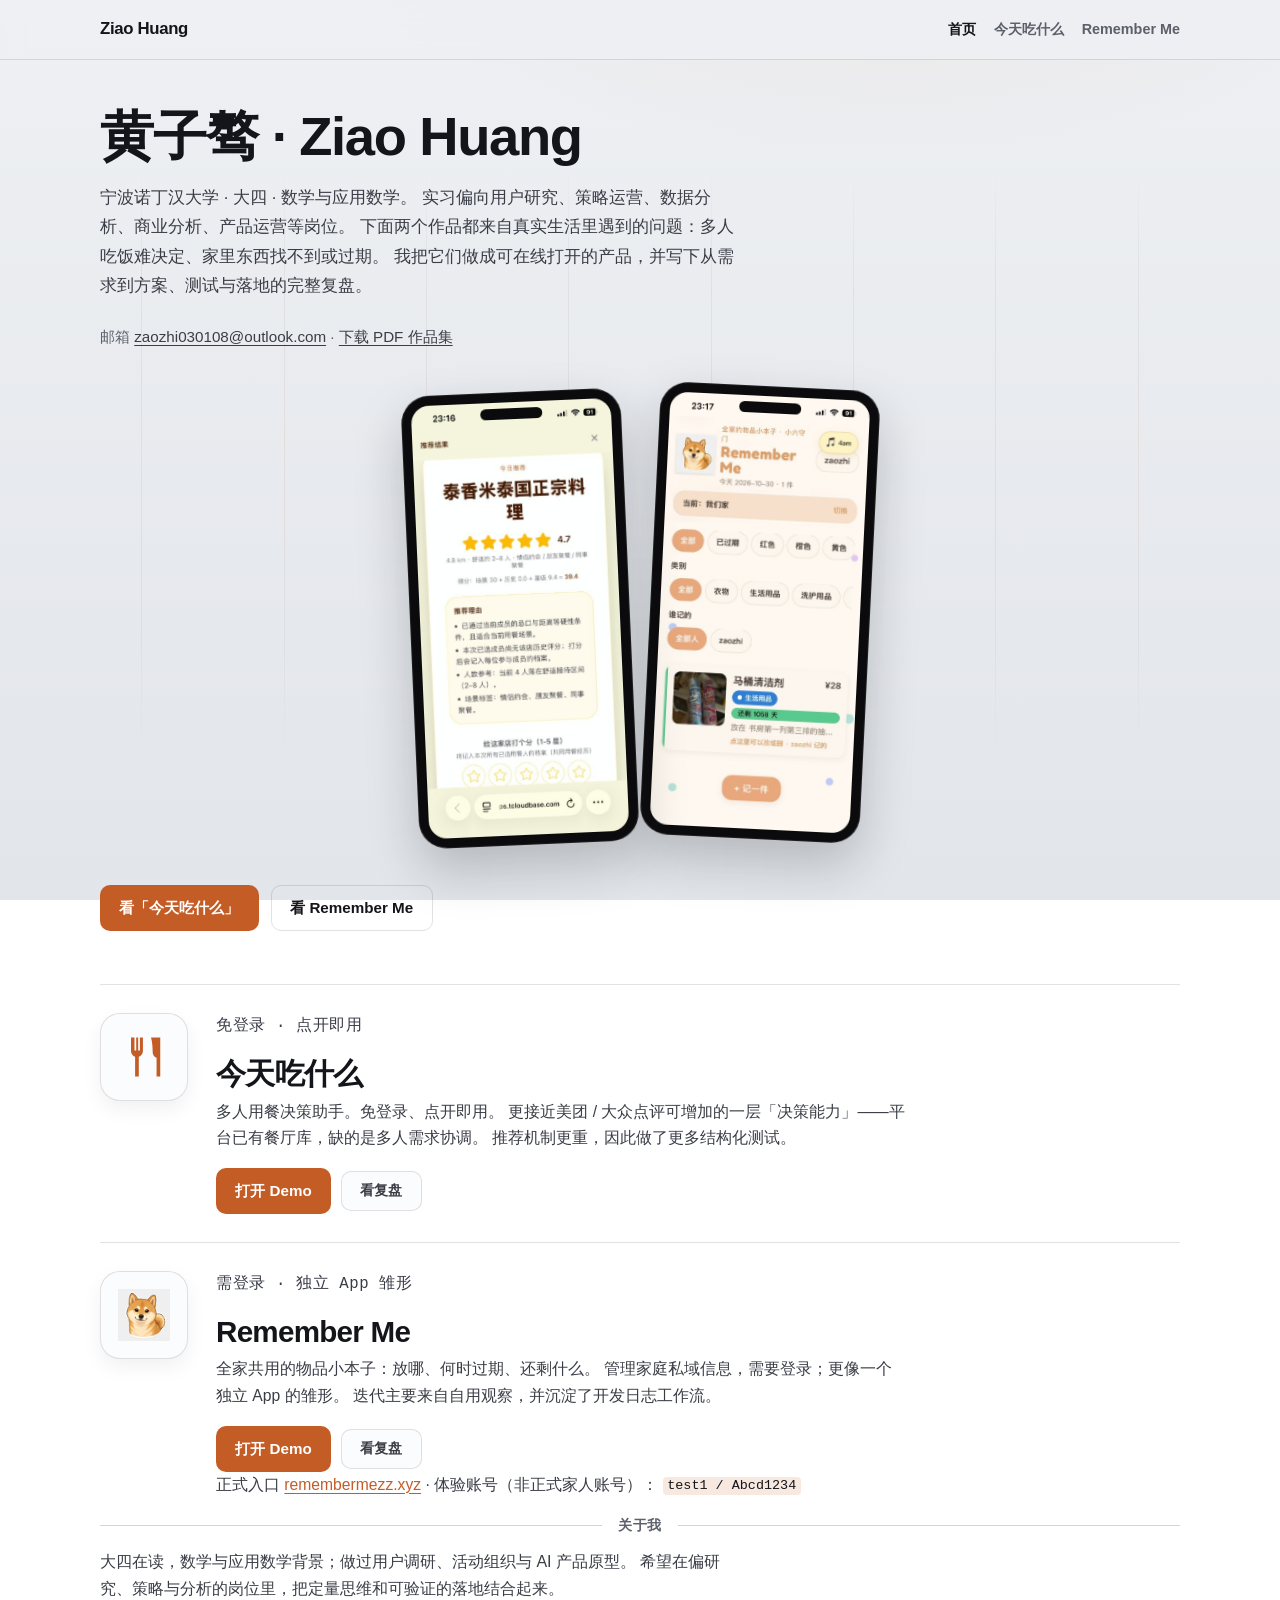
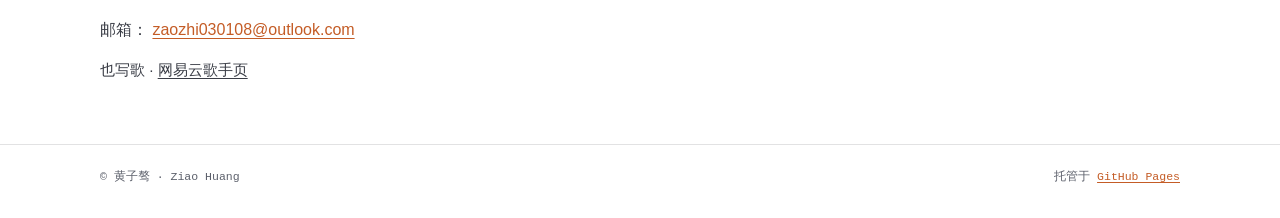
<file: index.html>
<!DOCTYPE html>
<html lang="zh-CN">
<head>
  <meta charset="UTF-8" />
  <meta name="viewport" content="width=device-width, initial-scale=1" />
  <title>黄子骜 · Ziao Huang｜作品集</title>
  <meta name="description" content="宁波诺丁汉大学大四 · 数学与应用数学。作品集：今天吃什么、Remember Me。实习偏向用户研究、策略运营、数据分析、商业分析、产品运营。" />
  <meta name="theme-color" content="#eef0f3" />
  <meta property="og:type" content="website" />
  <meta property="og:title" content="黄子骜 · Ziao Huang｜作品集" />
  <meta property="og:description" content="实习偏向用户研究、策略运营、数据分析、商业分析、产品运营。两个可在线打开的产品复盘。" />
  <meta property="og:image" content="https://ziao-huang-0108.github.io/ziao-huang.github.io/assets/hero/eatwhat.jpg" />
  <link rel="icon" href="assets/icons/xiaoliu-192.png" type="image/png" />
  <link rel="preload" as="image" href="assets/hero/eatwhat.jpg" type="image/jpeg" />
  <link rel="preload" as="image" href="assets/hero/remember-me.jpg" type="image/jpeg" />
  <link rel="stylesheet" href="css/site.css" />
</head>
<body>
  <header class="site-header ci ci-nav">
    <div class="wrap inner">
      <a class="brand" href="index.html">Ziao Huang</a>
      <nav class="nav" aria-label="主导航">
        <a href="index.html" aria-current="page">首页</a>
        <a href="eatwhat.html">今天吃什么</a>
        <a href="remember-me.html">Remember Me</a>
      </nav>
    </div>
  </header>

  <main>
    <section class="home-hero">
      <div class="beat-rail" aria-hidden="true">
        <span></span><span></span><span></span><span></span>
        <span></span><span></span><span></span><span></span>
      </div>
      <div class="wrap">
        <div class="hero-copy">
          <h1 class="ci ci-title">黄子骜 · Ziao Huang</h1>
          <p class="lead ci ci-lead">
            宁波诺丁汉大学 · 大四 · 数学与应用数学。
            实习偏向用户研究、策略运营、数据分析、商业分析、产品运营等岗位。
            下面两个作品都来自真实生活里遇到的问题：多人吃饭难决定、家里东西找不到或过期。
            我把它们做成可在线打开的产品，并写下从需求到方案、测试与落地的完整复盘。
          </p>
          <p class="hero-contact ci ci-lead">
            邮箱
            <a href="mailto:zaozhi030108@outlook.com">zaozhi030108@outlook.com</a>
            ·
            <a href="Ziao-Huang-Portfolio.pdf">下载 PDF 作品集</a>
          </p>
        </div>
        <div class="hero-phones">
          <figure class="phone phone-a ci-phone-a">
            <div class="phone-bezel">
              <span class="phone-island" aria-hidden="true"></span>
              <img
                src="assets/hero/eatwhat.jpg"
                width="473"
                height="1024"
                alt="今天吃什么 · 推荐结果"
                decoding="async"
                fetchpriority="high"
              />
            </div>
          </figure>
          <figure class="phone phone-b ci-phone-b">
            <div class="phone-bezel">
              <span class="phone-island" aria-hidden="true"></span>
              <img
                src="assets/hero/remember-me.jpg"
                width="473"
                height="1024"
                alt="Remember Me 界面"
                decoding="async"
                fetchpriority="high"
              />
            </div>
          </figure>
        </div>
        <div class="actions ci ci-cta hero-actions">
          <a class="btn btn-primary" href="eatwhat.html">看「今天吃什么」</a>
          <a class="btn btn-secondary" href="remember-me.html">看 Remember Me</a>
        </div>
      </div>
    </section>

    <section class="tracks" aria-label="项目">
      <div class="wrap">
        <article class="track">
          <div class="track-icon" aria-hidden="true">
            <svg viewBox="0 0 48 48" fill="none" xmlns="http://www.w3.org/2000/svg" aria-hidden="true">
              <path d="M12 6v12.5c0 2.5 1.6 4.6 3.8 5.3V42h3.4V23.8c2.2-.7 3.8-2.8 3.8-5.3V6h-2.8v12h-1.6V6H16.8v12h-1.6V6H12z" fill="currentColor"/>
              <path d="M30.5 6c1.2 4.8 1.5 9.2 1.5 13.5 0 2.4 1.5 4.5 3.6 5.3V42H39V6h-8.5z" fill="currentColor"/>
            </svg>
          </div>
          <div class="track-body">
            <p class="track-meta">免登录 · 点开即用</p>
            <h2><a href="eatwhat.html">今天吃什么</a></h2>
            <p>
              多人用餐决策助手。免登录、点开即用。
              更接近美团 / 大众点评可增加的一层「决策能力」——平台已有餐厅库，缺的是多人需求协调。
              推荐机制更重，因此做了更多结构化测试。
            </p>
            <div class="track-actions">
              <a class="btn btn-primary" href="https://eatwhat-d8g01gpqk878dd6ed-1324990131.tcloudbaseapp.com" target="_blank" rel="noopener">打开 Demo</a>
              <a class="btn btn-ghost" href="eatwhat.html">看复盘</a>
            </div>
          </div>
        </article>

        <article class="track">
          <div class="track-icon" aria-hidden="true">
            <img src="assets/icons/xiaoliu-192.png" width="52" height="52" alt="" decoding="async" loading="lazy" />
          </div>
          <div class="track-body">
            <p class="track-meta">需登录 · 独立 App 雏形</p>
            <h2><a href="remember-me.html">Remember Me</a></h2>
            <p>
              全家共用的物品小本子：放哪、何时过期、还剩什么。
              管理家庭私域信息，需要登录；更像一个独立 App 的雏形。
              迭代主要来自自用观察，并沉淀了开发日志工作流。
            </p>
            <div class="track-actions">
              <a class="btn btn-primary" href="https://remembermezz.xyz" target="_blank" rel="noopener">打开 Demo</a>
              <a class="btn btn-ghost" href="remember-me.html">看复盘</a>
            </div>
            <p class="track-note">
              正式入口
              <a href="https://remembermezz.xyz" target="_blank" rel="noopener">remembermezz.xyz</a>
              · 体验账号（非正式家人账号）：
              <span class="cred">test1 / Abcd1234</span>
            </p>
          </div>
        </article>
      </div>
    </section>

    <section class="about" id="about" aria-labelledby="about-heading">
      <div class="wrap">
        <h2 id="about-heading" class="rule-title"><span>关于我</span></h2>
        <p>
          大四在读，数学与应用数学背景；做过用户调研、活动组织与 AI 产品原型。
          希望在偏研究、策略与分析的岗位里，把定量思维和可验证的落地结合起来。
        </p>
        <p>
          邮箱：
          <a href="mailto:zaozhi030108@outlook.com">zaozhi030108@outlook.com</a>
        </p>
        <p class="music-line">
          也写歌 ·
          <a href="https://163cn.tv/bjSkQBzl" target="_blank" rel="noopener">网易云歌手页</a>
        </p>
      </div>
    </section>
  </main>

  <footer class="site-footer">
    <div class="wrap inner">
      <span>© 黄子骜 · Ziao Huang</span>
      <span>托管于 <a href="https://ziao-huang-0108.github.io/ziao-huang.github.io/">GitHub Pages</a></span>
    </div>
  </footer>

  <script>
    requestAnimationFrame(function () {
      document.documentElement.classList.add("anim");
    });
  </script>
</body>
</html>
</file>
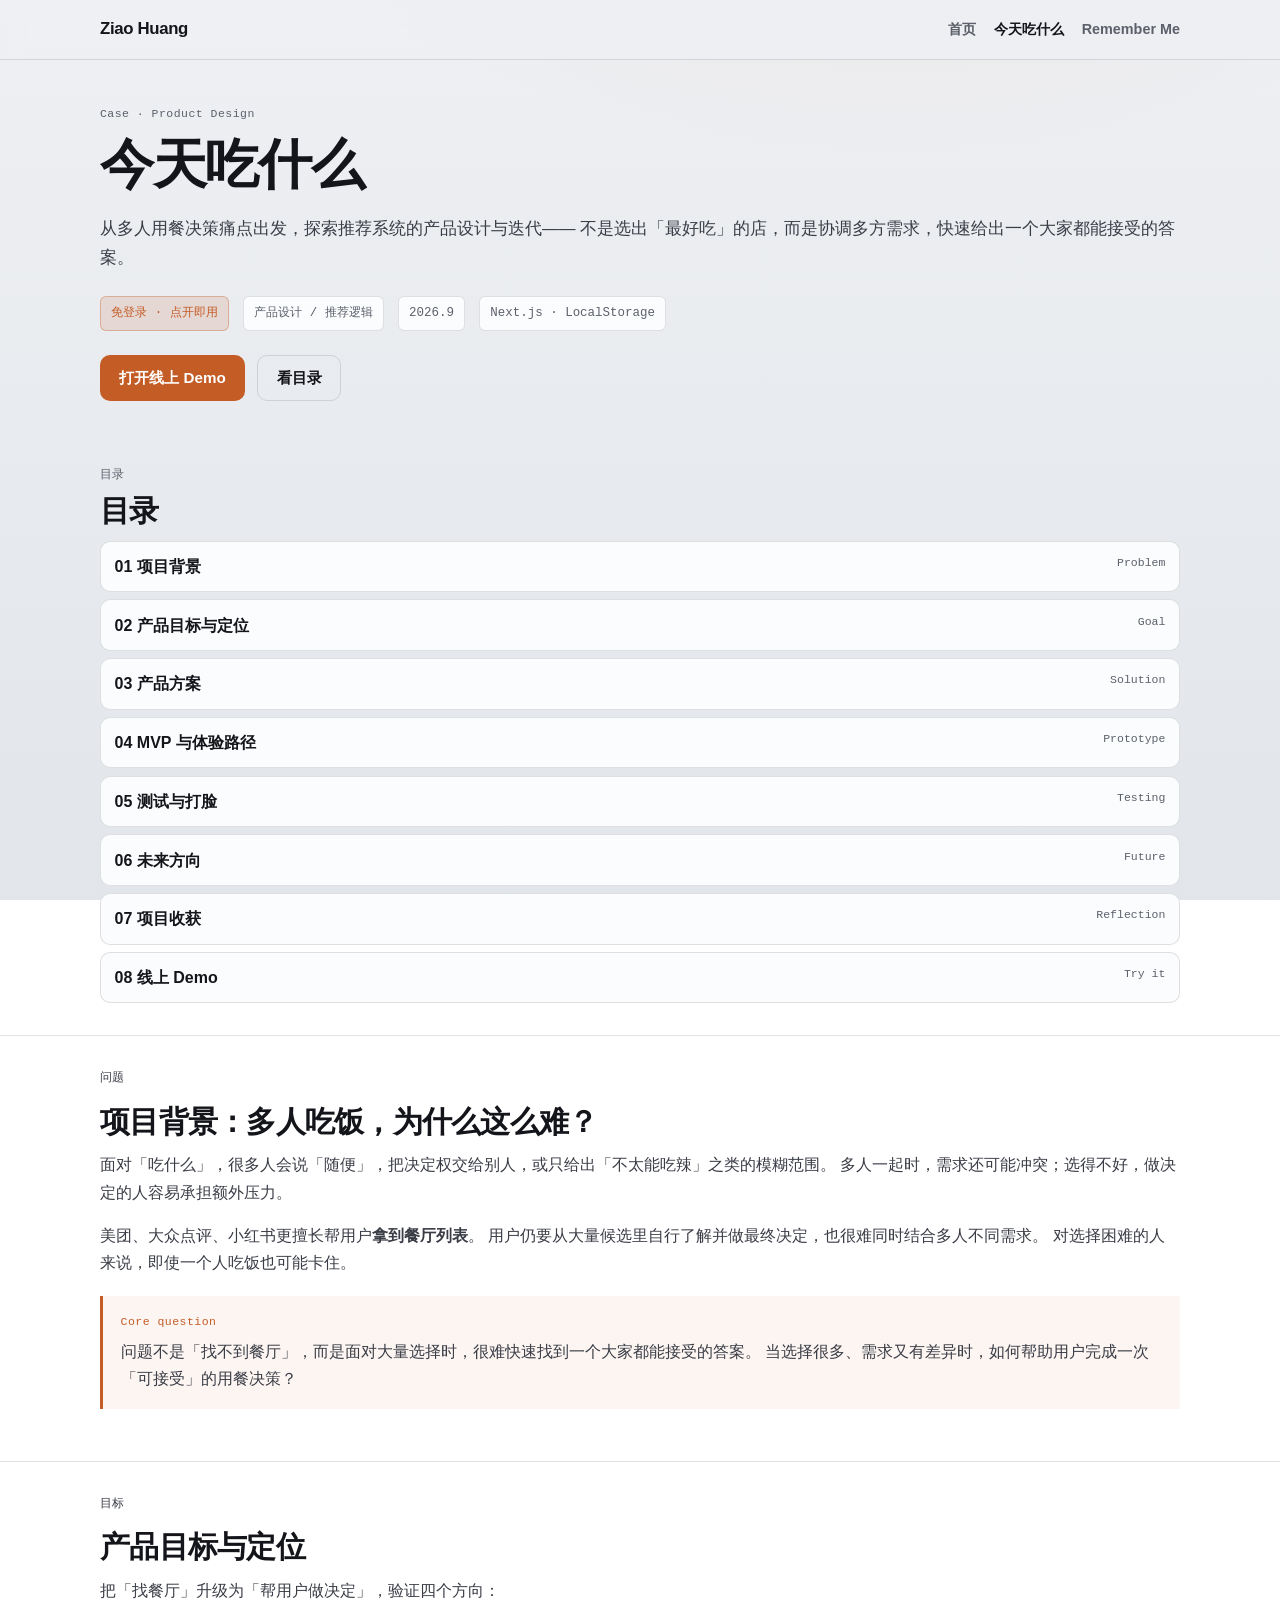
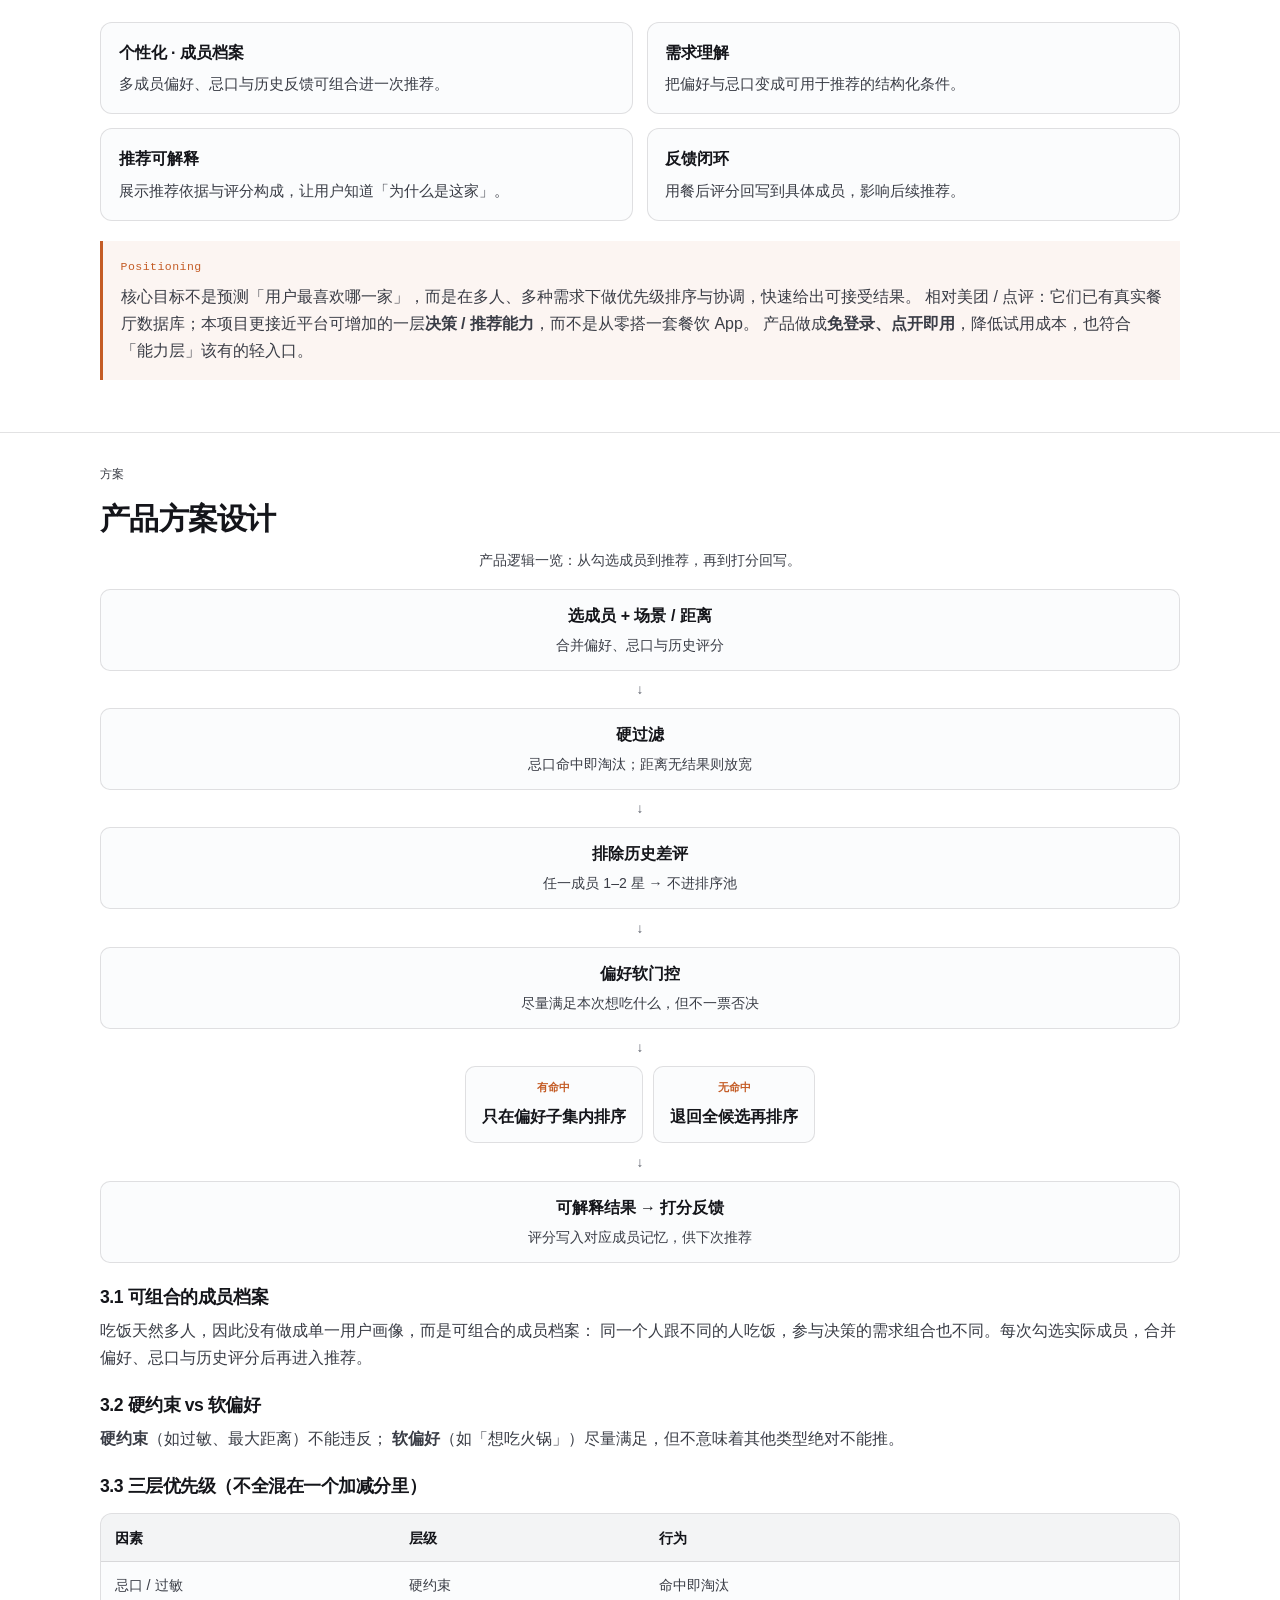
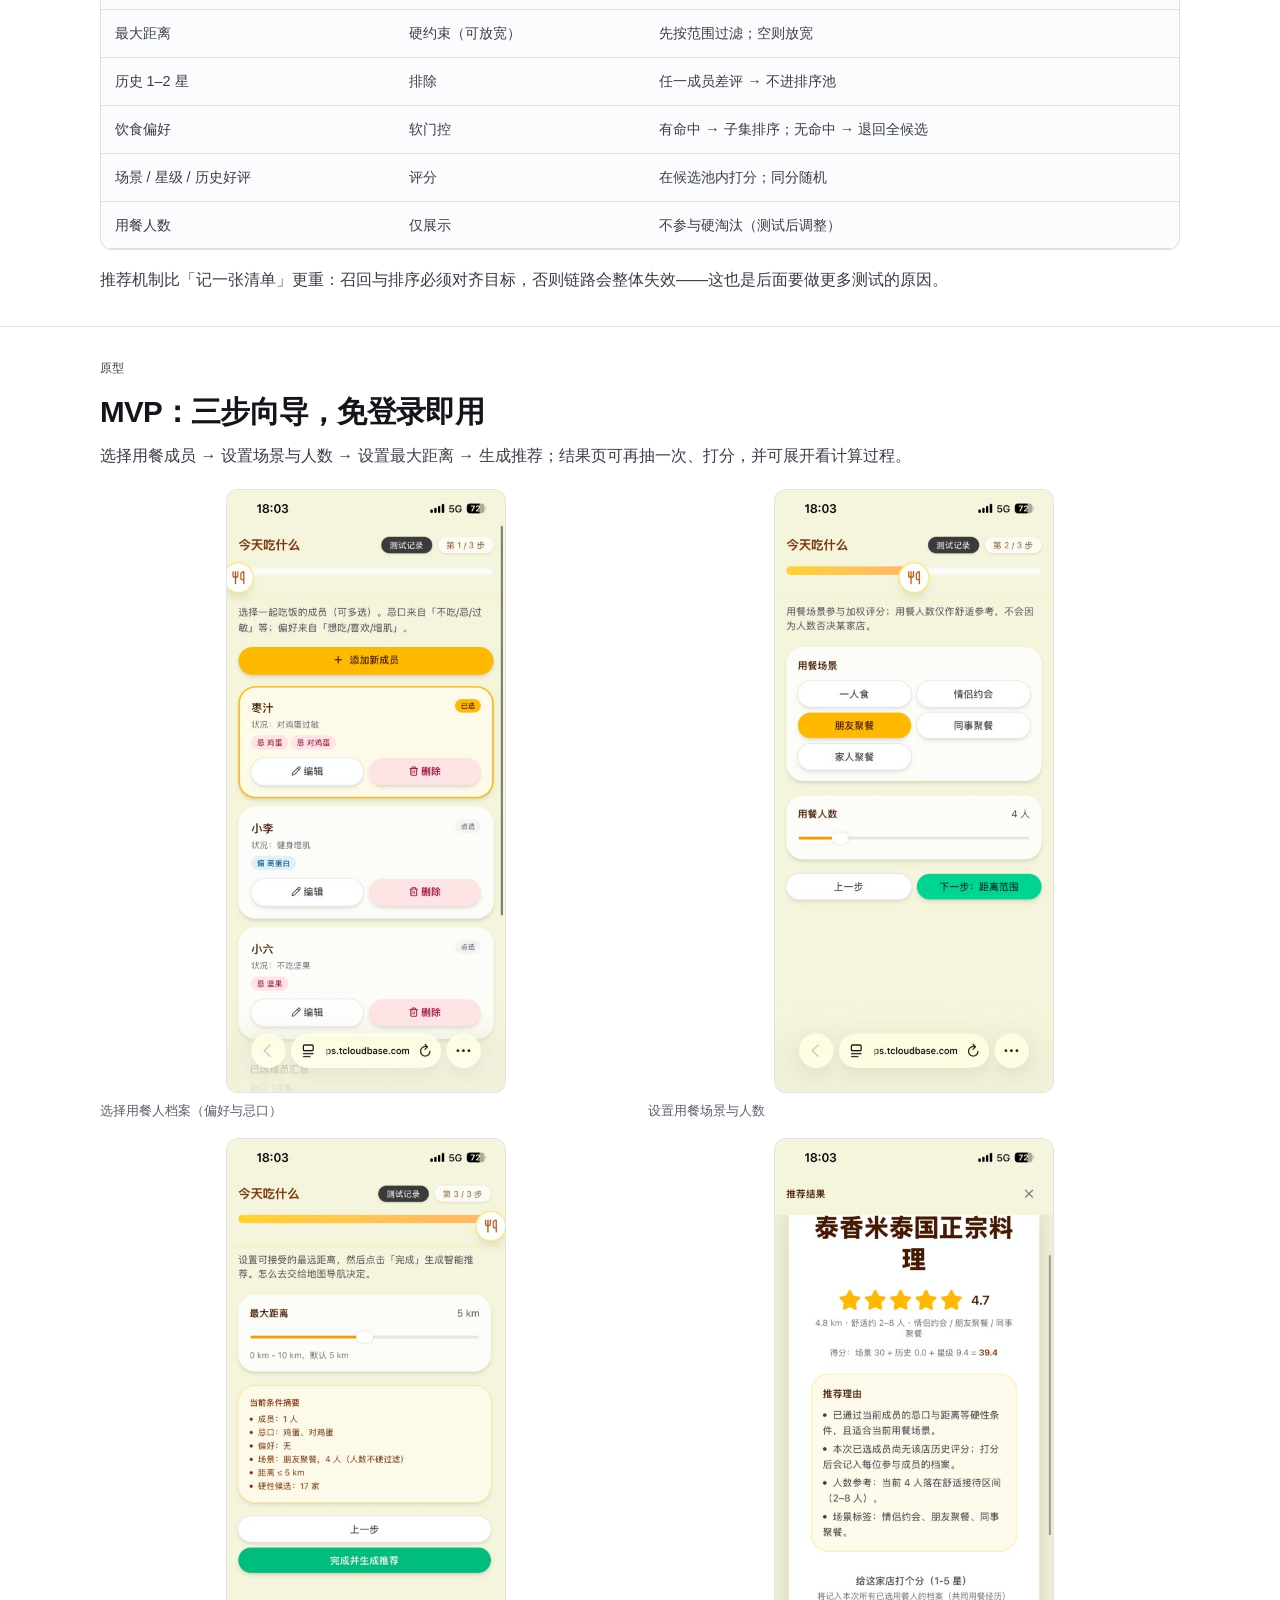
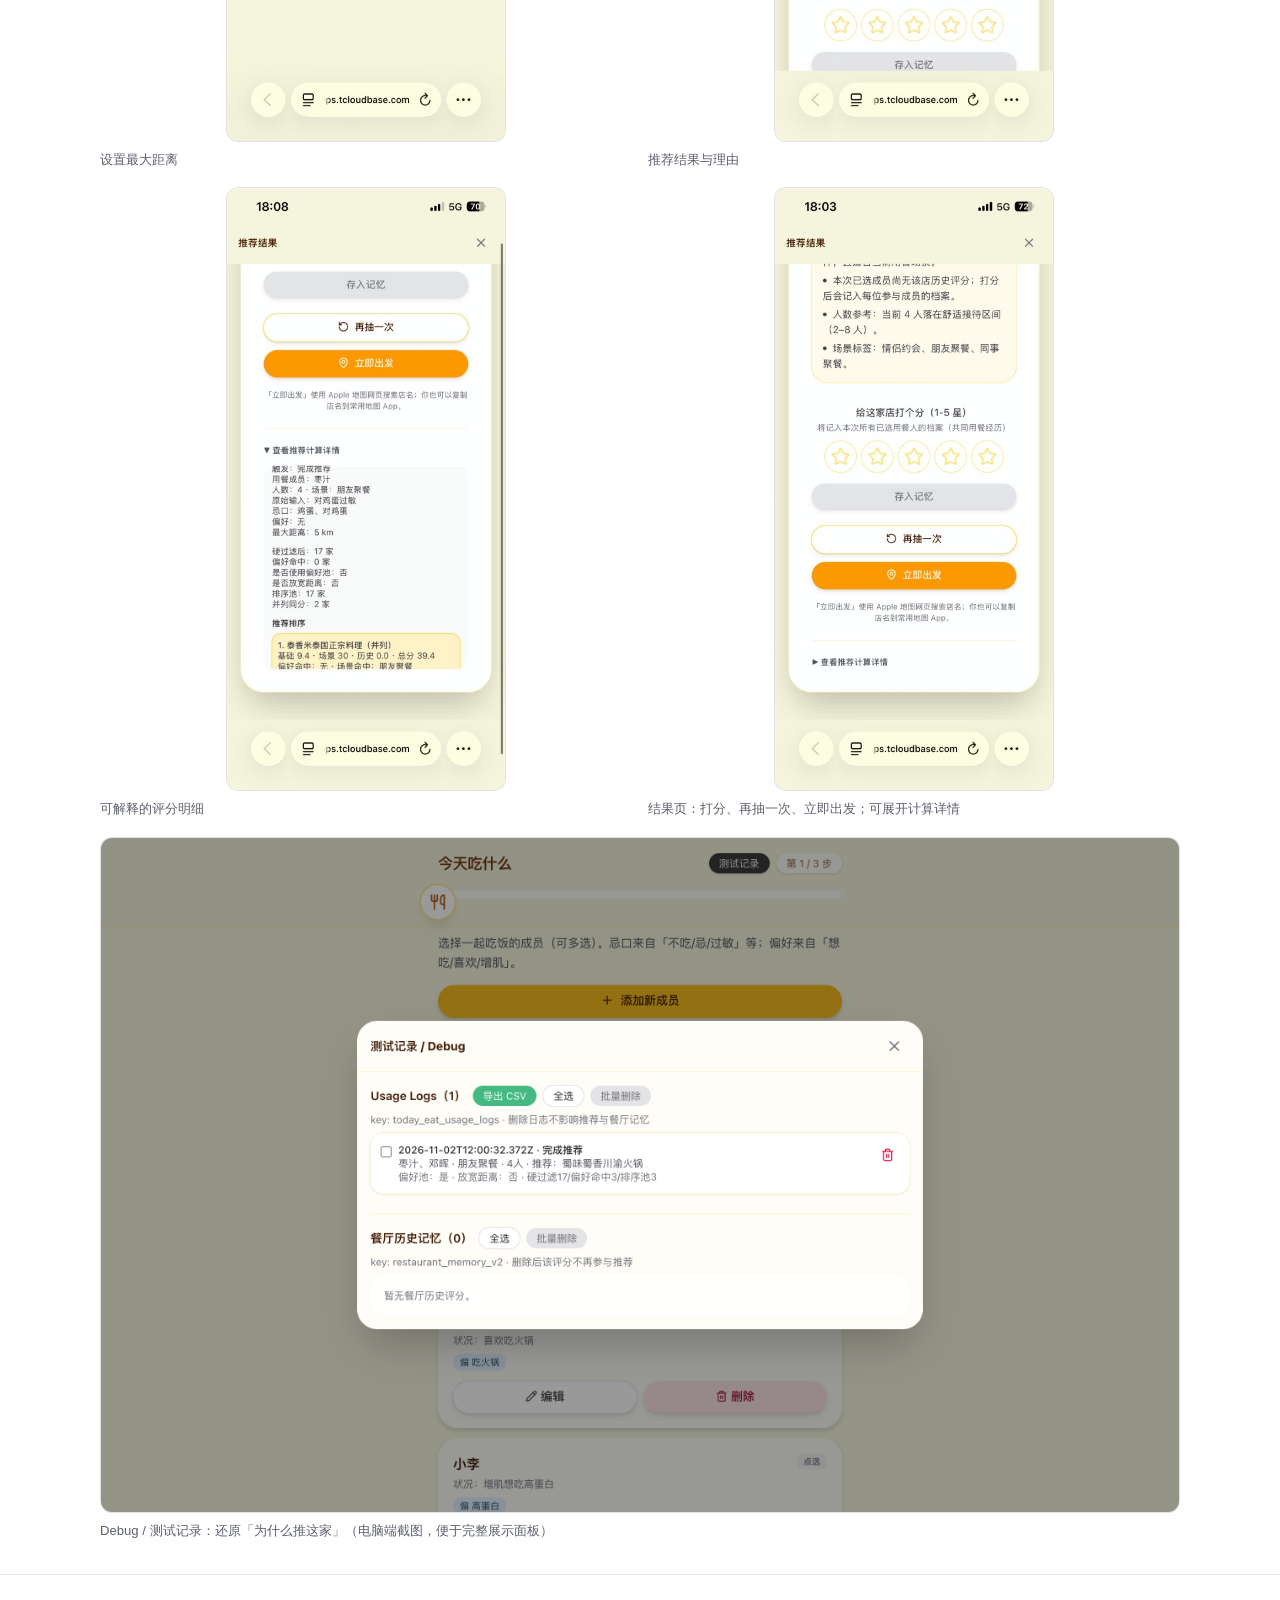
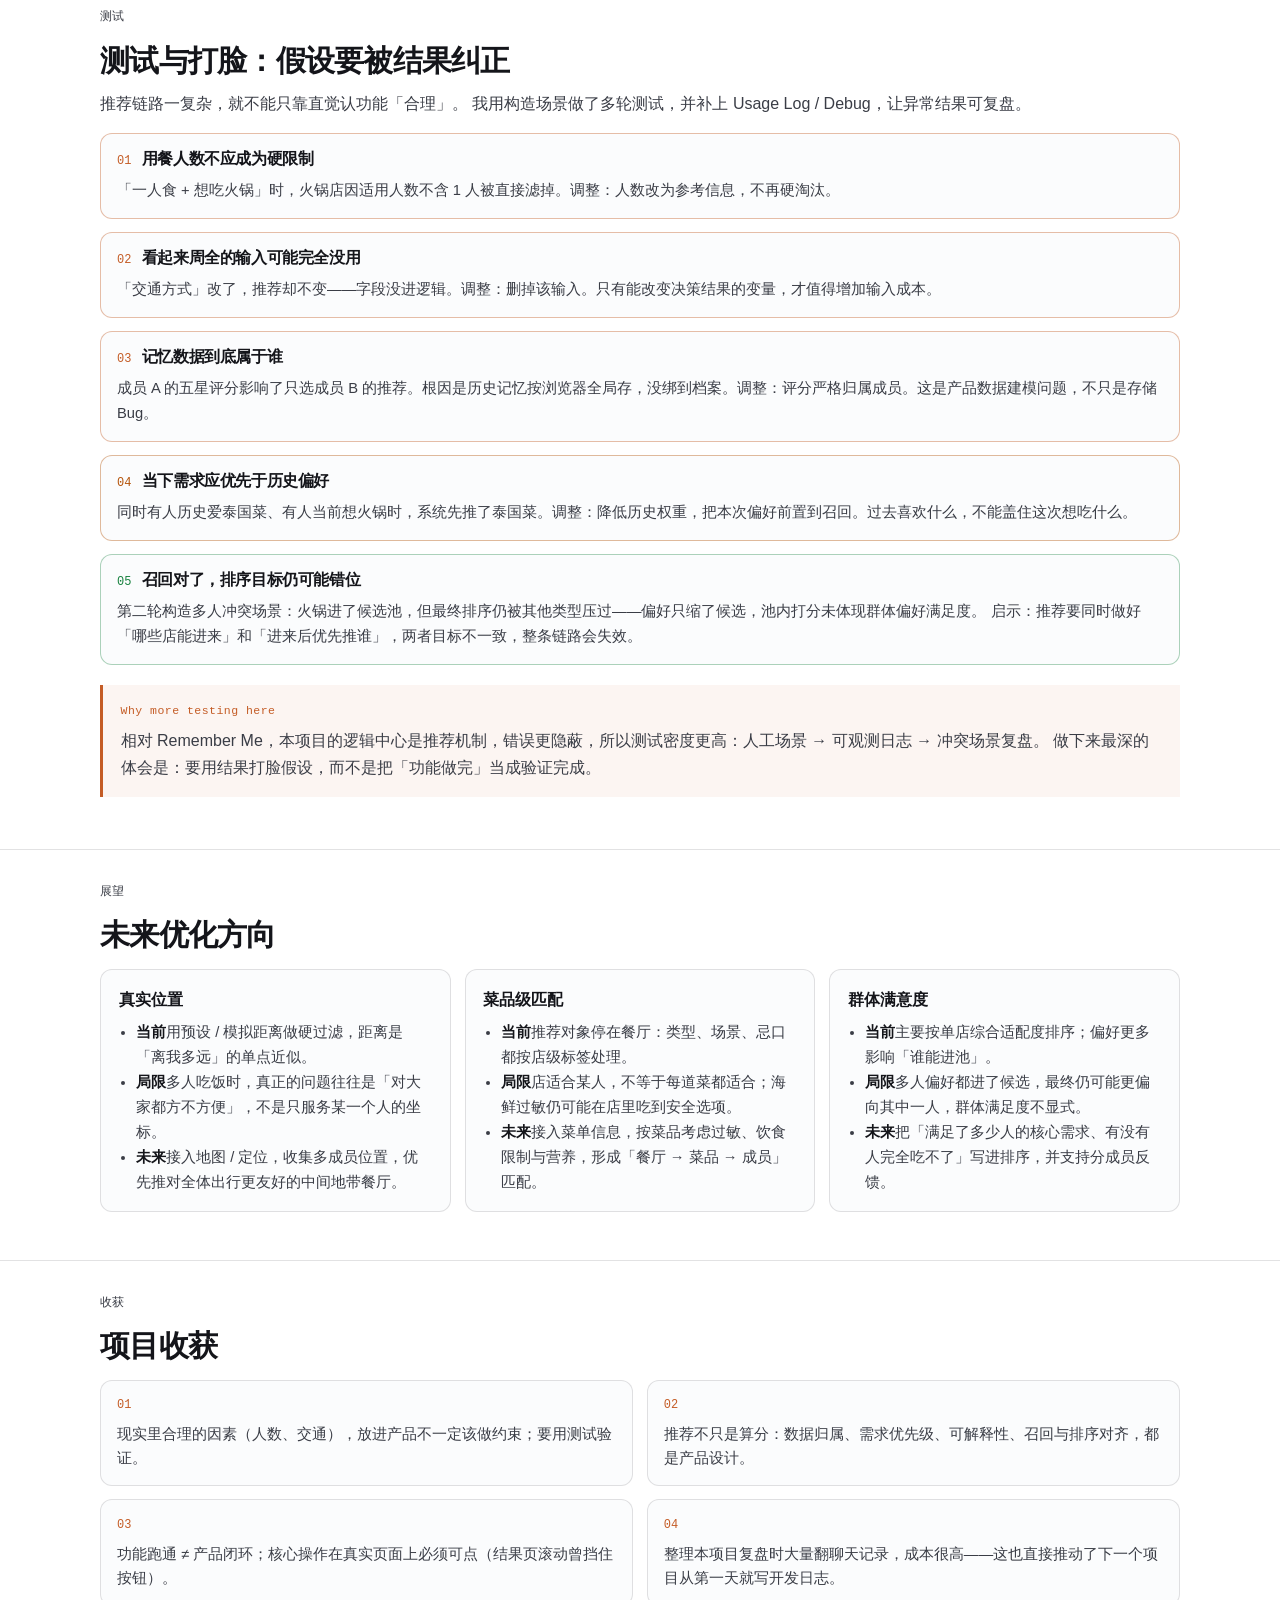
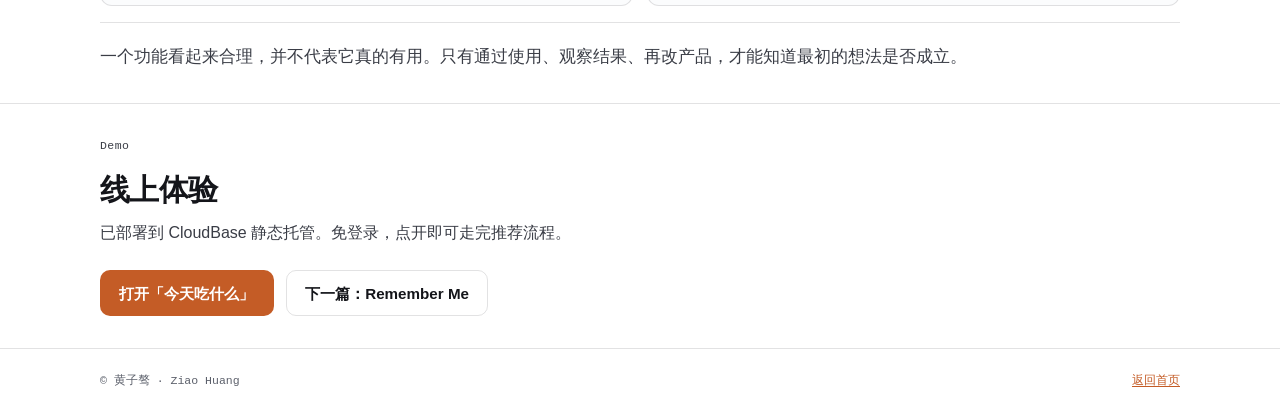
<file: eatwhat.html>
<!DOCTYPE html>
<html lang="zh-CN">
<head>
  <meta charset="UTF-8" />
  <meta name="viewport" content="width=device-width, initial-scale=1" />
  <title>今天吃什么｜Case Study · 黄子骜</title>
  <meta name="description" content="AI 美食推荐助手「今天吃什么」产品复盘：多人用餐决策、分层推荐与用户测试。" />
  <meta name="theme-color" content="#eef0f3" />
  <meta property="og:type" content="website" />
  <meta property="og:title" content="今天吃什么｜Case Study · 黄子骜" />
  <meta property="og:description" content="多人用餐决策、分层推荐与用户测试复盘。" />
  <meta property="og:image" content="https://ziao-huang-0108.github.io/ziao-huang.github.io/assets/hero/eatwhat.jpg" />
  <link rel="icon" href="assets/icons/xiaoliu-192.png" type="image/png" />
  <link rel="stylesheet" href="css/site.css" />
</head>
<body>
  <header class="site-header">
    <div class="wrap inner">
      <a class="brand" href="index.html">Ziao Huang</a>
      <nav class="nav" aria-label="主导航">
        <a href="index.html">首页</a>
        <a href="eatwhat.html" aria-current="page">今天吃什么</a>
        <a href="remember-me.html">Remember Me</a>
      </nav>
    </div>
  </header>

  <main>
    <section class="case-hero">
      <div class="wrap">
        <p class="eyebrow">Case · Product Design</p>
        <h1>今天吃什么</h1>
        <p class="lead">
          从多人用餐决策痛点出发，探索推荐系统的产品设计与迭代——
          不是选出「最好吃」的店，而是协调多方需求，快速给出一个大家都能接受的答案。
        </p>
        <div class="meta-row">
          <span class="strong">免登录 · 点开即用</span>
          <span>产品设计 / 推荐逻辑</span>
          <span>2026.9</span>
          <span>Next.js · LocalStorage</span>
        </div>
        <div class="actions">
          <a class="btn btn-primary" href="https://eatwhat-d8g01gpqk878dd6ed-1324990131.tcloudbaseapp.com" target="_blank" rel="noopener">打开线上 Demo</a>
          <a class="btn btn-secondary" href="#toc">看目录</a>
        </div>
      </div>
    </section>

    <section class="section" id="toc">
      <div class="wrap">
        <p class="section-num">目录</p>
        <h2>目录</h2>
        <div class="toc">
          <a href="#problem">01 项目背景 <span>Problem</span></a>
          <a href="#goal">02 产品目标与定位 <span>Goal</span></a>
          <a href="#solution">03 产品方案 <span>Solution</span></a>
          <a href="#mvp">04 MVP 与体验路径 <span>Prototype</span></a>
          <a href="#testing">05 测试与打脸 <span>Testing</span></a>
          <a href="#future">06 未来方向 <span>Future</span></a>
          <a href="#reflection">07 项目收获 <span>Reflection</span></a>
          <a href="#demo">08 线上 Demo <span>Try it</span></a>
        </div>
      </div>
    </section>

    <section class="section" id="problem">
      <div class="wrap prose">
        <p class="section-num">问题</p>
        <h2>项目背景：多人吃饭，为什么这么难？</h2>
        <p>
          面对「吃什么」，很多人会说「随便」，把决定权交给别人，或只给出「不太能吃辣」之类的模糊范围。
          多人一起时，需求还可能冲突；选得不好，做决定的人容易承担额外压力。
        </p>
        <p>
          美团、大众点评、小红书更擅长帮用户<strong>拿到餐厅列表</strong>。
          用户仍要从大量候选里自行了解并做最终决定，也很难同时结合多人不同需求。
          对选择困难的人来说，即使一个人吃饭也可能卡住。
        </p>
        <div class="callout">
          <span class="label">Core question</span>
          <p>
            问题不是「找不到餐厅」，而是面对大量选择时，很难快速找到一个大家都能接受的答案。
            当选择很多、需求又有差异时，如何帮助用户完成一次「可接受」的用餐决策？
          </p>
        </div>
      </div>
    </section>

    <section class="section" id="goal">
      <div class="wrap prose">
        <p class="section-num">目标</p>
        <h2>产品目标与定位</h2>
        <p>把「找餐厅」升级为「帮用户做决定」，验证四个方向：</p>
        <div class="grid-2" style="margin:18px 0">
          <div class="panel"><div class="goal-title">个性化 · 成员档案</div><p>多成员偏好、忌口与历史反馈可组合进一次推荐。</p></div>
          <div class="panel"><div class="goal-title">需求理解</div><p>把偏好与忌口变成可用于推荐的结构化条件。</p></div>
          <div class="panel"><div class="goal-title">推荐可解释</div><p>展示推荐依据与评分构成，让用户知道「为什么是这家」。</p></div>
          <div class="panel"><div class="goal-title">反馈闭环</div><p>用餐后评分回写到具体成员，影响后续推荐。</p></div>
        </div>
        <div class="callout">
          <span class="label">Positioning</span>
          <p>
            核心目标不是预测「用户最喜欢哪一家」，而是在多人、多种需求下做优先级排序与协调，快速给出可接受结果。
            相对美团 / 点评：它们已有真实餐厅数据库；本项目更接近平台可增加的一层<strong>决策 / 推荐能力</strong>，而不是从零搭一套餐饮 App。
            产品做成<strong>免登录、点开即用</strong>，降低试用成本，也符合「能力层」该有的轻入口。
          </p>
        </div>
      </div>
    </section>

    <section class="section" id="solution">
      <div class="wrap prose">
        <p class="section-num">方案</p>
        <h2>产品方案设计</h2>
        <p class="flow-caption">产品逻辑一览：从勾选成员到推荐，再到打分回写。</p>
        <div class="flow" aria-label="今天吃什么产品逻辑流程图">
          <div class="flow-step">选成员 + 场景 / 距离<span>合并偏好、忌口与历史评分</span></div>
          <div class="flow-arrow">↓</div>
          <div class="flow-step">硬过滤<span>忌口命中即淘汰；距离无结果则放宽</span></div>
          <div class="flow-arrow">↓</div>
          <div class="flow-step">排除历史差评<span>任一成员 1–2 星 → 不进排序池</span></div>
          <div class="flow-arrow">↓</div>
          <div class="flow-step">偏好软门控<span>尽量满足本次想吃什么，但不一票否决</span></div>
          <div class="flow-arrow">↓</div>
          <div class="flow-branch">
            <div class="flow-step">
              <span class="flow-branch-label">有命中</span>
              只在偏好子集内排序
            </div>
            <div class="flow-step">
              <span class="flow-branch-label">无命中</span>
              退回全候选再排序
            </div>
          </div>
          <div class="flow-arrow">↓</div>
          <div class="flow-step">可解释结果 → 打分反馈<span>评分写入对应成员记忆，供下次推荐</span></div>
        </div>

        <h3>3.1 可组合的成员档案</h3>
        <p>
          吃饭天然多人，因此没有做成单一用户画像，而是可组合的成员档案：
          同一个人跟不同的人吃饭，参与决策的需求组合也不同。每次勾选实际成员，合并偏好、忌口与历史评分后再进入推荐。
        </p>

        <h3>3.2 硬约束 vs 软偏好</h3>
        <p>
          <strong>硬约束</strong>（如过敏、最大距离）不能违反；
          <strong>软偏好</strong>（如「想吃火锅」）尽量满足，但不意味着其他类型绝对不能推。
        </p>

        <h3>3.3 三层优先级（不全混在一个加减分里）</h3>
        <div class="table-wrap">
          <table>
            <thead>
              <tr><th>因素</th><th>层级</th><th>行为</th></tr>
            </thead>
            <tbody>
              <tr><td>忌口 / 过敏</td><td>硬约束</td><td>命中即淘汰</td></tr>
              <tr><td>最大距离</td><td>硬约束（可放宽）</td><td>先按范围过滤；空则放宽</td></tr>
              <tr><td>历史 1–2 星</td><td>排除</td><td>任一成员差评 → 不进排序池</td></tr>
              <tr><td>饮食偏好</td><td>软门控</td><td>有命中 → 子集排序；无命中 → 退回全候选</td></tr>
              <tr><td>场景 / 星级 / 历史好评</td><td>评分</td><td>在候选池内打分；同分随机</td></tr>
              <tr><td>用餐人数</td><td>仅展示</td><td>不参与硬淘汰（测试后调整）</td></tr>
            </tbody>
          </table>
        </div>
        <p>推荐机制比「记一张清单」更重：召回与排序必须对齐目标，否则链路会整体失效——这也是后面要做更多测试的原因。</p>
      </div>
    </section>

    <section class="section" id="mvp">
      <div class="wrap prose">
        <p class="section-num">原型</p>
        <h2>MVP：三步向导，免登录即用</h2>
        <p>选择用餐成员 → 设置场景与人数 → 设置最大距离 → 生成推荐；结果页可再抽一次、打分，并可展开看计算过程。</p>
        <div class="shot-phone-row" style="margin-top:20px">
          <figure class="shot shot-phone">
            <img loading="lazy" decoding="async" src="assets/eatwhat/01-members-phone.jpg" alt="选择用餐人档案（手机）" />
            <figcaption>选择用餐人档案（偏好与忌口）</figcaption>
          </figure>
          <figure class="shot shot-phone">
            <img loading="lazy" decoding="async" src="assets/eatwhat/02-scene-phone.jpg" alt="用餐场景与人数（手机）" />
            <figcaption>设置用餐场景与人数</figcaption>
          </figure>
        </div>
        <div class="shot-phone-row">
          <figure class="shot shot-phone">
            <img loading="lazy" decoding="async" src="assets/eatwhat/03-distance-phone.jpg" alt="最大距离（手机）" />
            <figcaption>设置最大距离</figcaption>
          </figure>
          <figure class="shot shot-phone">
            <img loading="lazy" decoding="async" src="assets/eatwhat/04-result-phone.jpg" alt="推荐结果（手机）" />
            <figcaption>推荐结果与理由</figcaption>
          </figure>
        </div>
        <div class="shot-phone-row">
          <figure class="shot shot-phone">
            <img loading="lazy" decoding="async" src="assets/eatwhat/05-detail-phone.jpg" alt="推荐计算详情（手机）" />
            <figcaption>可解释的评分明细</figcaption>
          </figure>
          <figure class="shot shot-phone">
            <img loading="lazy" decoding="async" src="assets/eatwhat/06-actions.png" alt="结果页操作与计算详情入口（手机）" />
            <figcaption>结果页：打分、再抽一次、立即出发；可展开计算详情</figcaption>
          </figure>
        </div>
        <figure class="shot" style="margin-top:1rem">
          <img loading="lazy" decoding="async" src="assets/eatwhat/06-debug.png" alt="测试记录 / Debug 面板" />
          <figcaption>Debug / 测试记录：还原「为什么推这家」（电脑端截图，便于完整展示面板）</figcaption>
        </figure>
      </div>
    </section>

    <section class="section" id="testing">
      <div class="wrap prose">
        <p class="section-num">测试</p>
        <h2>测试与打脸：假设要被结果纠正</h2>
        <p>
          推荐链路一复杂，就不能只靠直觉认功能「合理」。
          我用构造场景做了多轮测试，并补上 Usage Log / Debug，让异常结果可复盘。
        </p>

        <div class="issue">
          <div class="head"><span class="num">01</span><h3>用餐人数不应成为硬限制</h3></div>
          <p>「一人食 + 想吃火锅」时，火锅店因适用人数不含 1 人被直接滤掉。调整：人数改为参考信息，不再硬淘汰。</p>
        </div>
        <div class="issue">
          <div class="head"><span class="num">02</span><h3>看起来周全的输入可能完全没用</h3></div>
          <p>「交通方式」改了，推荐却不变——字段没进逻辑。调整：删掉该输入。只有能改变决策结果的变量，才值得增加输入成本。</p>
        </div>
        <div class="issue">
          <div class="head"><span class="num">03</span><h3>记忆数据到底属于谁</h3></div>
          <p>成员 A 的五星评分影响了只选成员 B 的推荐。根因是历史记忆按浏览器全局存，没绑到档案。调整：评分严格归属成员。这是产品数据建模问题，不只是存储 Bug。</p>
        </div>
        <div class="issue warn">
          <div class="head"><span class="num">04</span><h3>当下需求应优先于历史偏好</h3></div>
          <p>同时有人历史爱泰国菜、有人当前想火锅时，系统先推了泰国菜。调整：降低历史权重，把本次偏好前置到召回。过去喜欢什么，不能盖住这次想吃什么。</p>
        </div>
        <div class="issue ok">
          <div class="head"><span class="num">05</span><h3>召回对了，排序目标仍可能错位</h3></div>
          <p>
            第二轮构造多人冲突场景：火锅进了候选池，但最终排序仍被其他类型压过——偏好只缩了候选，池内打分未体现群体偏好满足度。
            启示：推荐要同时做好「哪些店能进来」和「进来后优先推谁」，两者目标不一致，整条链路会失效。
          </p>
        </div>
        <div class="callout">
          <span class="label">Why more testing here</span>
          <p>
            相对 Remember Me，本项目的逻辑中心是推荐机制，错误更隐蔽，所以测试密度更高：人工场景 → 可观测日志 → 冲突场景复盘。
            做下来最深的体会是：要用结果打脸假设，而不是把「功能做完」当成验证完成。
          </p>
        </div>
      </div>
    </section>

    <section class="section" id="future">
      <div class="wrap prose">
        <p class="section-num">展望</p>
        <h2>未来优化方向</h2>
        <div class="grid-3">
          <div class="panel">
            <div class="goal-title">真实位置</div>
            <ul class="future-detail">
              <li><strong>当前</strong>用预设 / 模拟距离做硬过滤，距离是「离我多远」的单点近似。</li>
              <li><strong>局限</strong>多人吃饭时，真正的问题往往是「对大家都方不方便」，不是只服务某一个人的坐标。</li>
              <li><strong>未来</strong>接入地图 / 定位，收集多成员位置，优先推对全体出行更友好的中间地带餐厅。</li>
            </ul>
          </div>
          <div class="panel">
            <div class="goal-title">菜品级匹配</div>
            <ul class="future-detail">
              <li><strong>当前</strong>推荐对象停在餐厅：类型、场景、忌口都按店级标签处理。</li>
              <li><strong>局限</strong>店适合某人，不等于每道菜都适合；海鲜过敏仍可能在店里吃到安全选项。</li>
              <li><strong>未来</strong>接入菜单信息，按菜品考虑过敏、饮食限制与营养，形成「餐厅 → 菜品 → 成员」匹配。</li>
            </ul>
          </div>
          <div class="panel">
            <div class="goal-title">群体满意度</div>
            <ul class="future-detail">
              <li><strong>当前</strong>主要按单店综合适配度排序；偏好更多影响「谁能进池」。</li>
              <li><strong>局限</strong>多人偏好都进了候选，最终仍可能更偏向其中一人，群体满足度不显式。</li>
              <li><strong>未来</strong>把「满足了多少人的核心需求、有没有人完全吃不了」写进排序，并支持分成员反馈。</li>
            </ul>
          </div>
        </div>
      </div>
    </section>

    <section class="section" id="reflection">
      <div class="wrap prose">
        <p class="section-num">收获</p>
        <h2>项目收获</h2>
        <div class="insights">
          <article class="insight">
            <span class="insight-num">01</span>
            <p>现实里合理的因素（人数、交通），放进产品不一定该做约束；要用测试验证。</p>
          </article>
          <article class="insight">
            <span class="insight-num">02</span>
            <p>推荐不只是算分：数据归属、需求优先级、可解释性、召回与排序对齐，都是产品设计。</p>
          </article>
          <article class="insight">
            <span class="insight-num">03</span>
            <p>功能跑通 ≠ 产品闭环；核心操作在真实页面上必须可点（结果页滚动曾挡住按钮）。</p>
          </article>
          <article class="insight">
            <span class="insight-num">04</span>
            <p>整理本项目复盘时大量翻聊天记录，成本很高——这也直接推动了下一个项目从第一天就写开发日志。</p>
          </article>
        </div>
        <p class="reflection-close">一个功能看起来合理，并不代表它真的有用。只有通过使用、观察结果、再改产品，才能知道最初的想法是否成立。</p>
      </div>
    </section>

    <section class="section" id="demo">
      <div class="wrap prose">
        <p class="section-num">Demo</p>
        <h2>线上体验</h2>
        <p>已部署到 CloudBase 静态托管。免登录，点开即可走完推荐流程。</p>
        <div class="actions">
          <a class="btn btn-primary" href="https://eatwhat-d8g01gpqk878dd6ed-1324990131.tcloudbaseapp.com" target="_blank" rel="noopener">打开「今天吃什么」</a>
          <a class="btn btn-secondary" href="remember-me.html">下一篇：Remember Me</a>
        </div>
      </div>
    </section>
  </main>

  <footer class="site-footer">
    <div class="wrap inner">
      <span>© 黄子骜 · Ziao Huang</span>
      <a href="index.html">返回首页</a>
    </div>
  </footer>
</body>
</html>
</file>
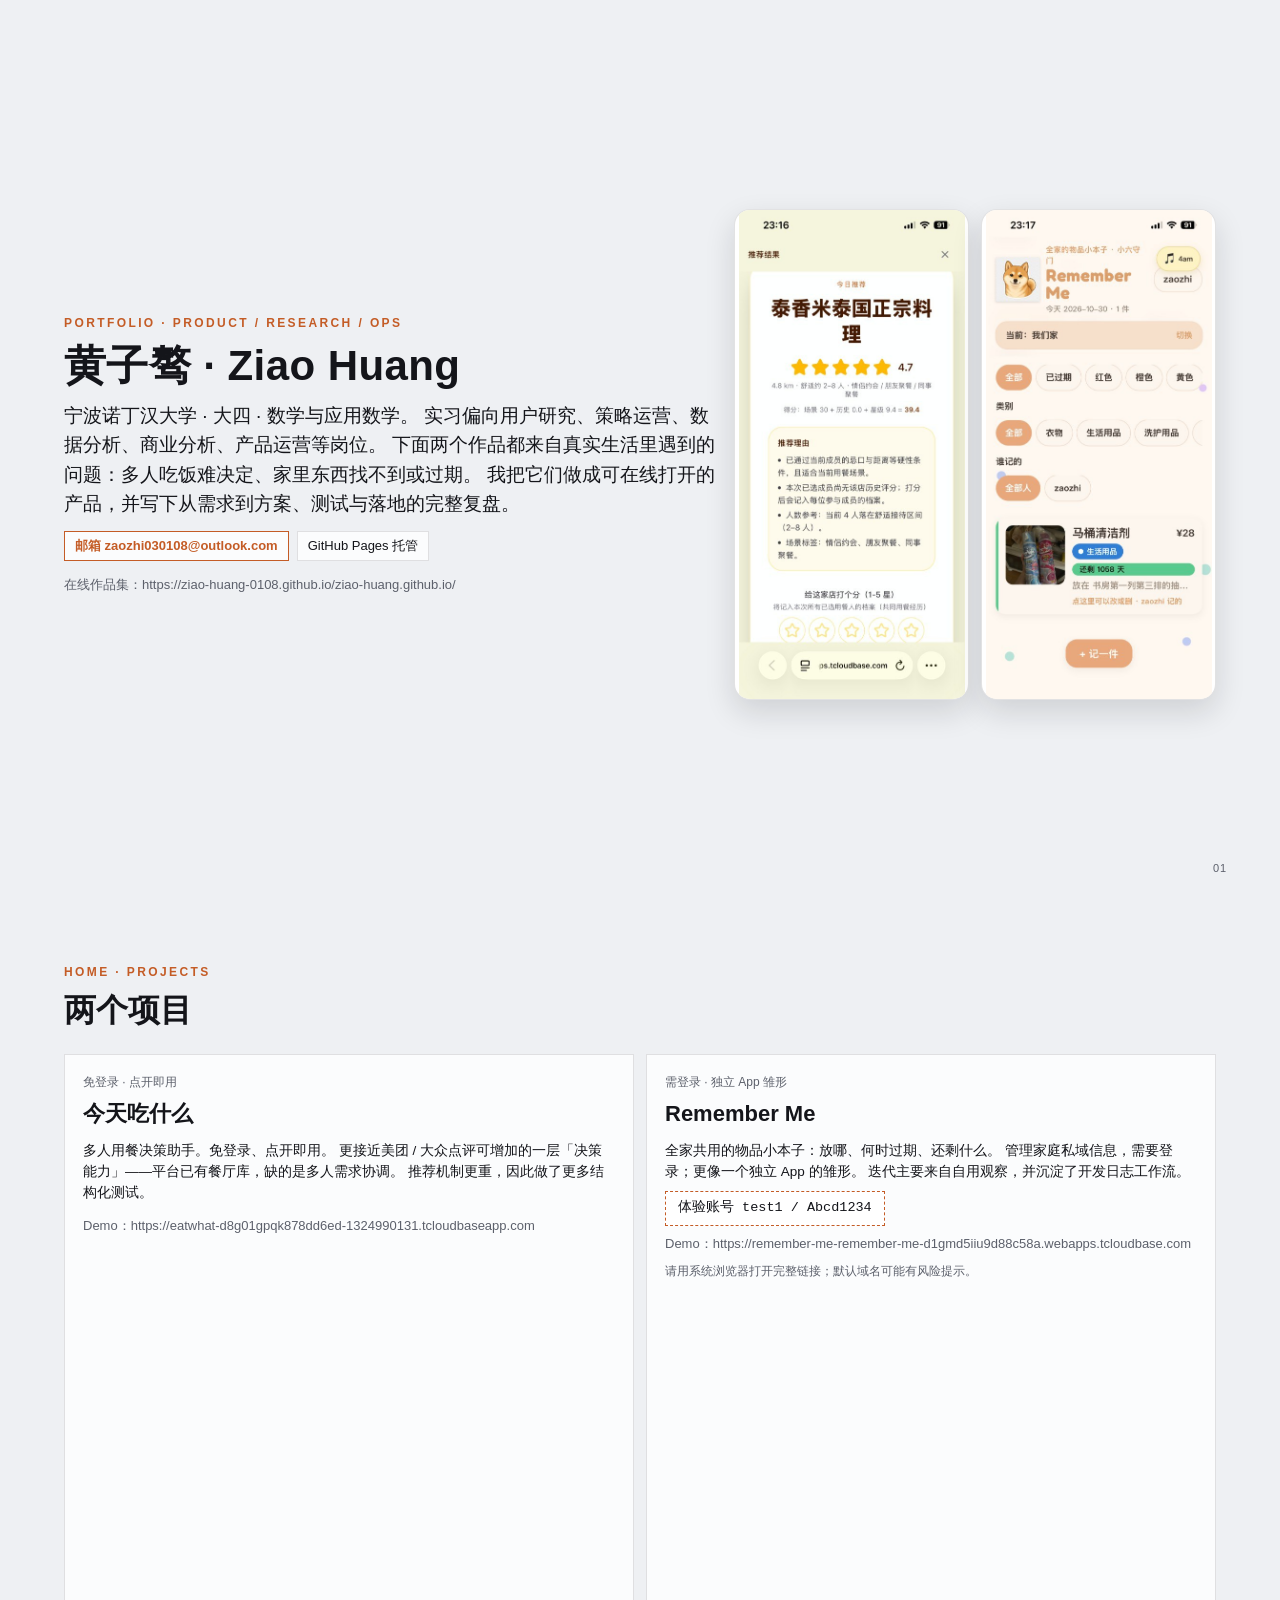
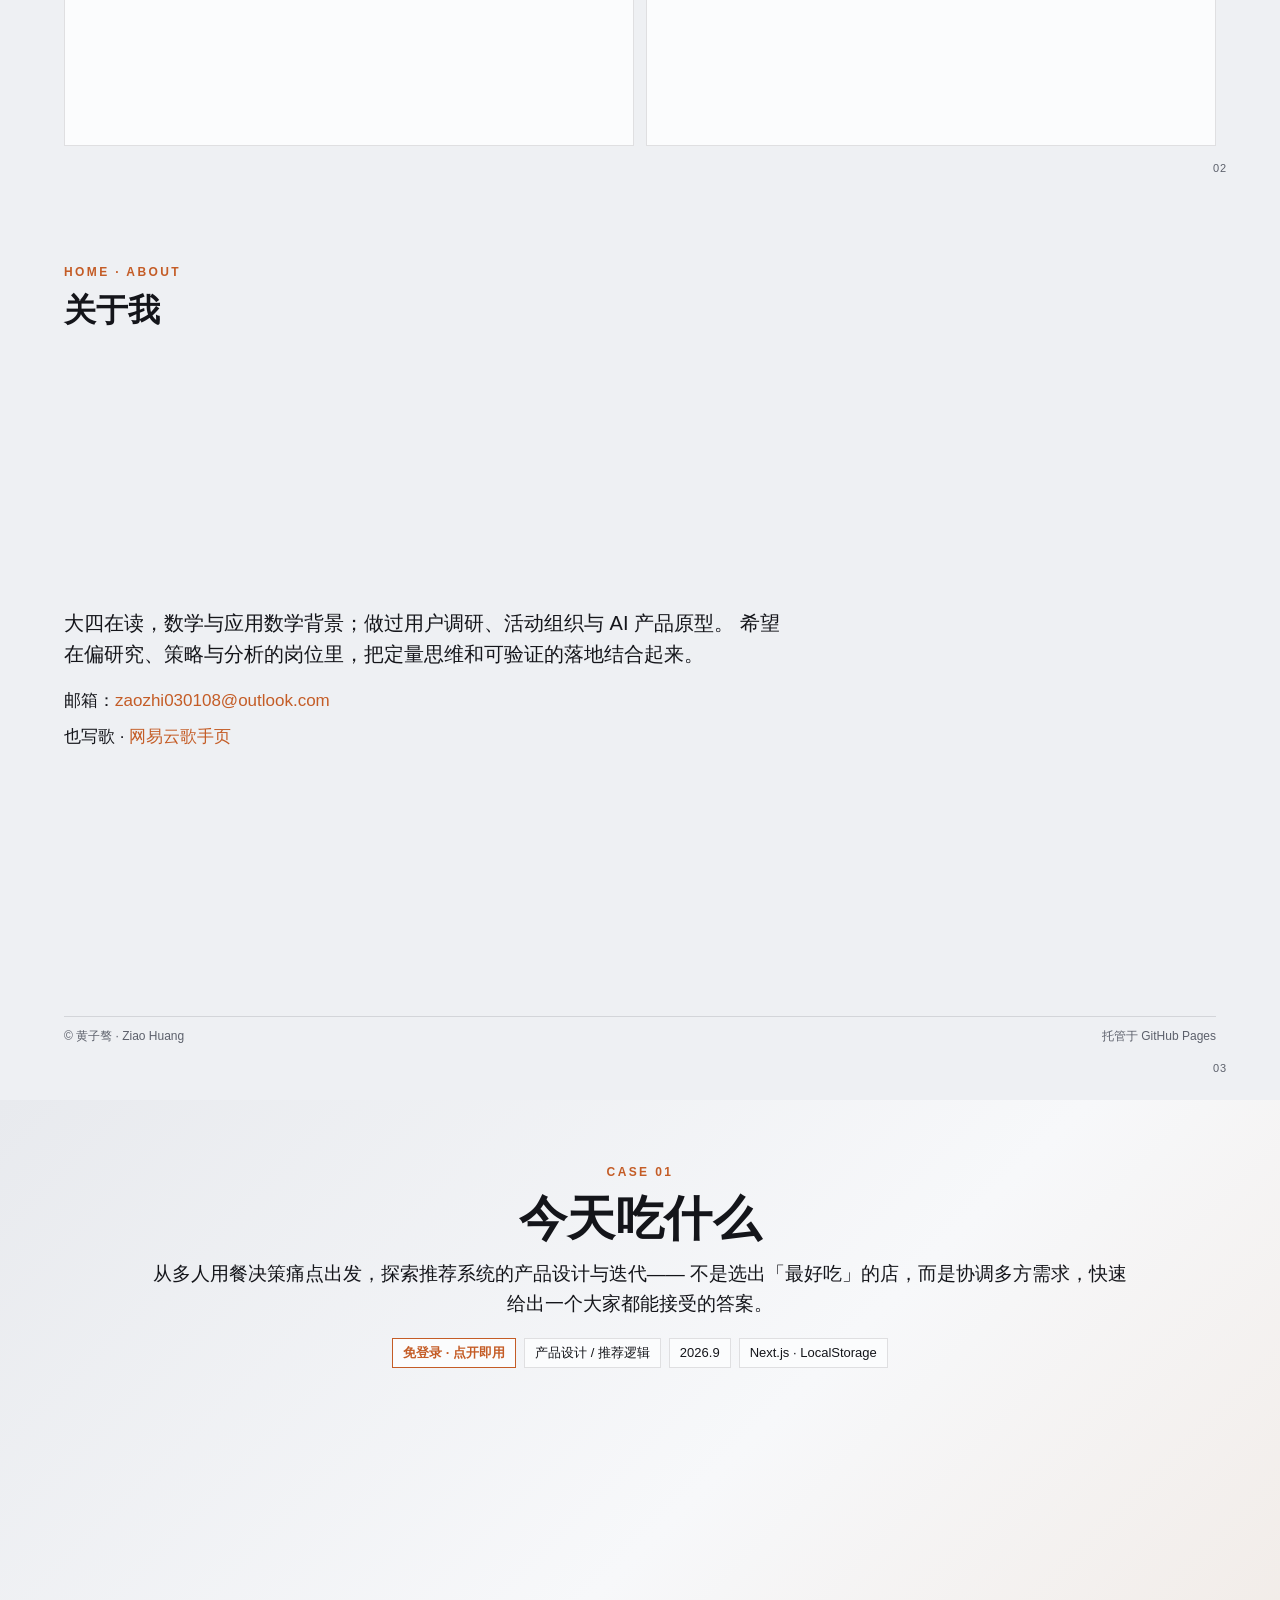
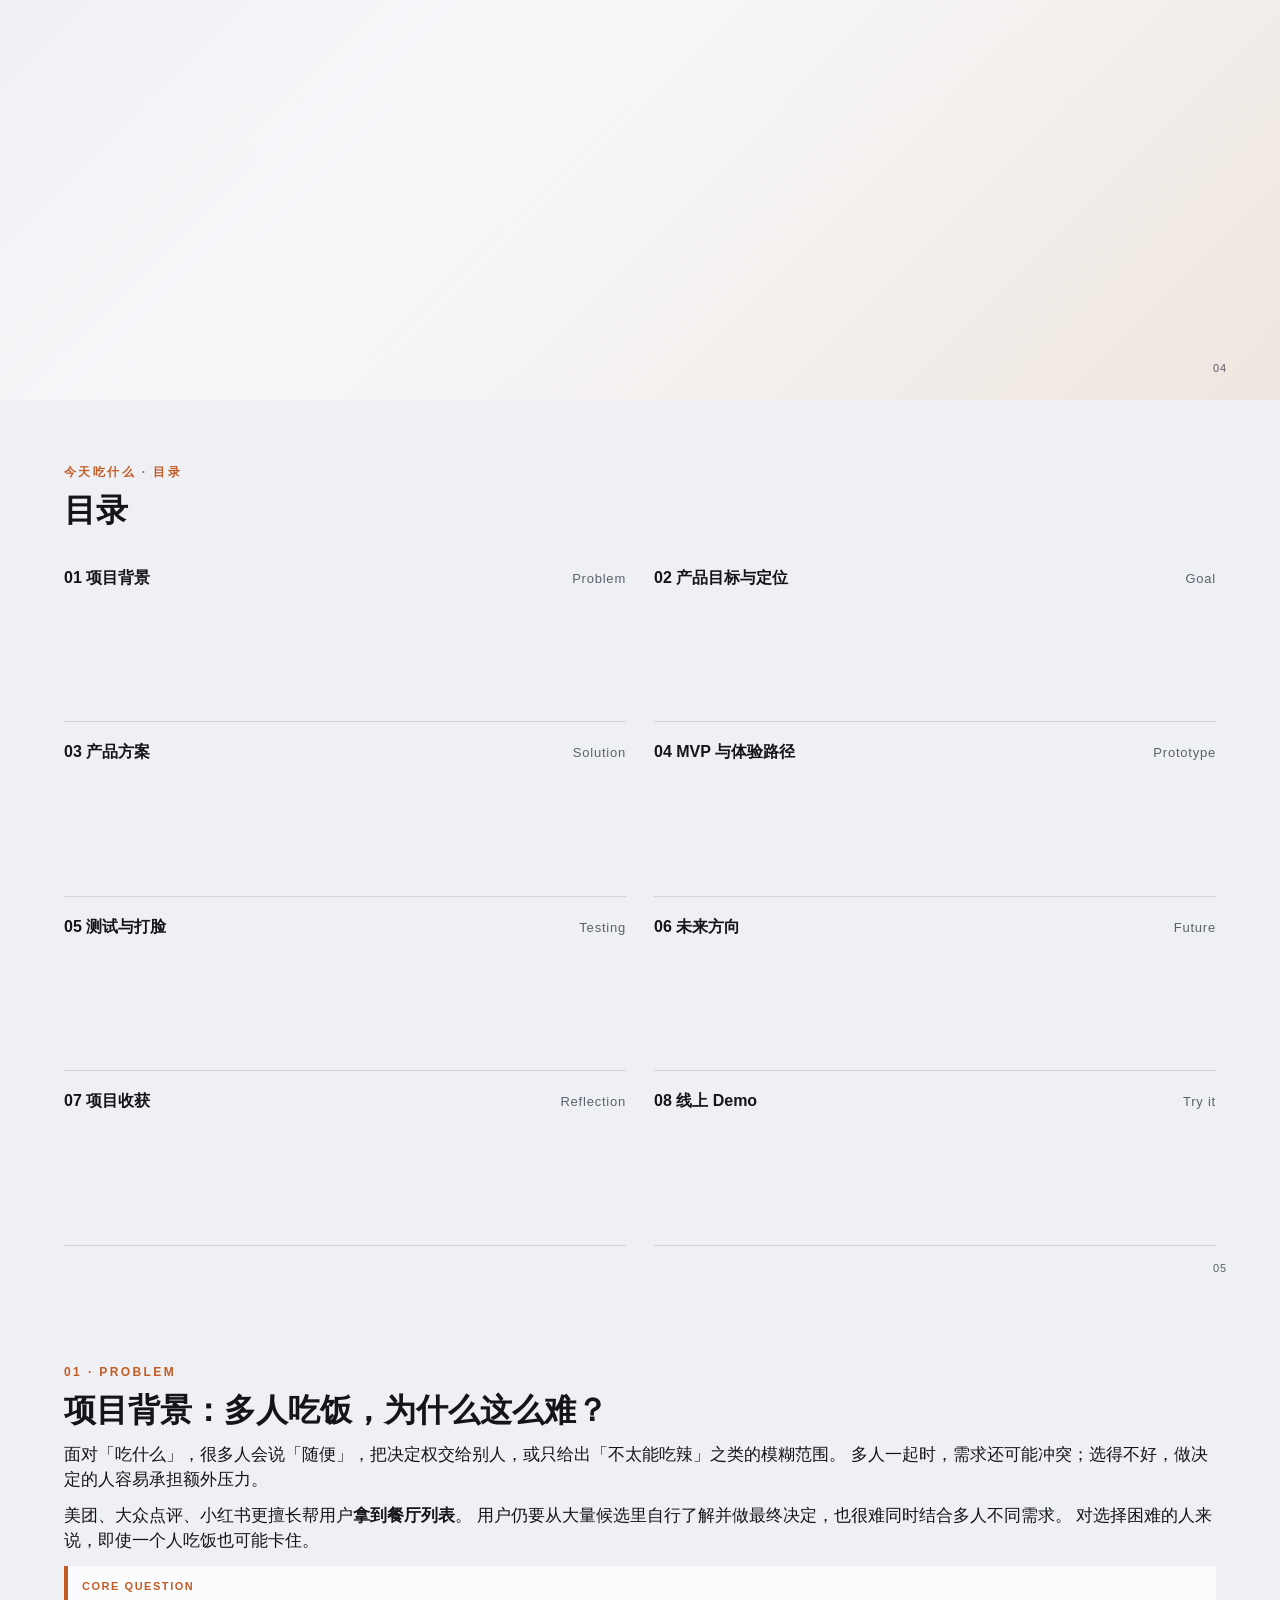
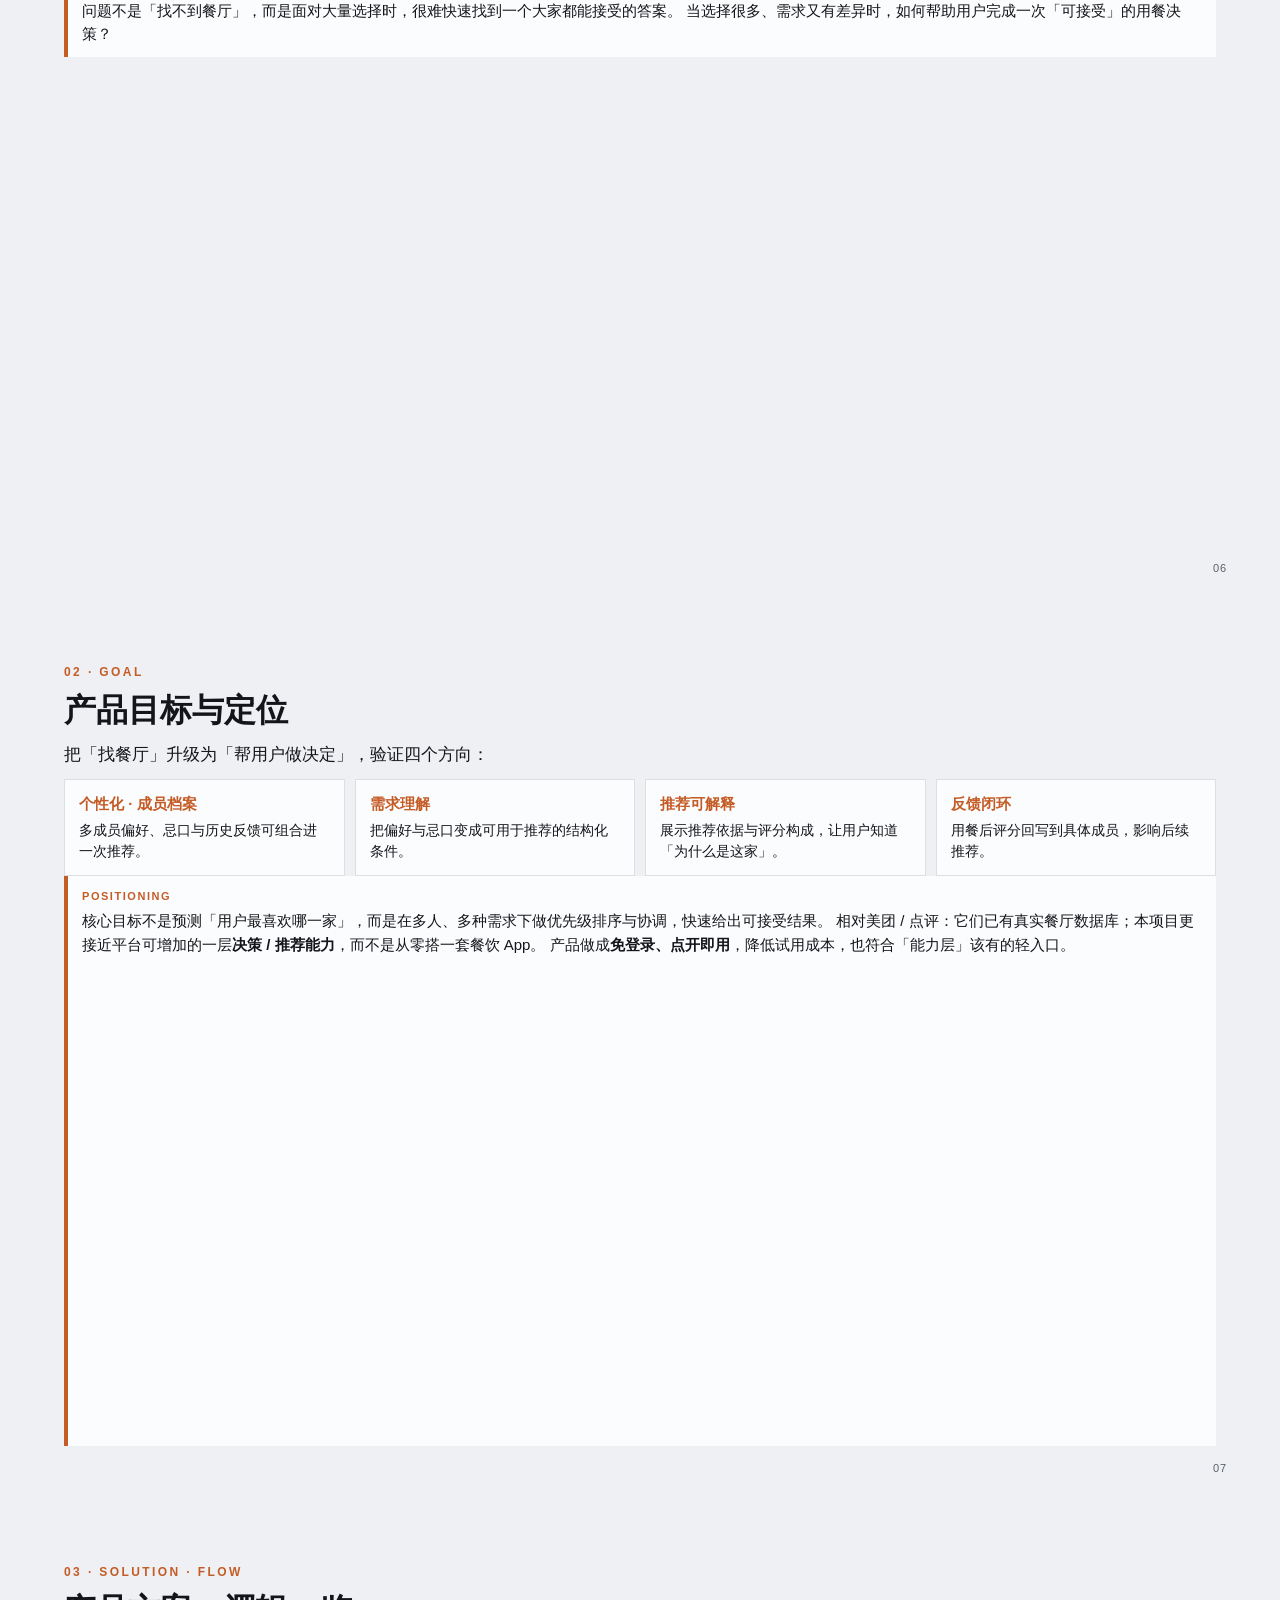
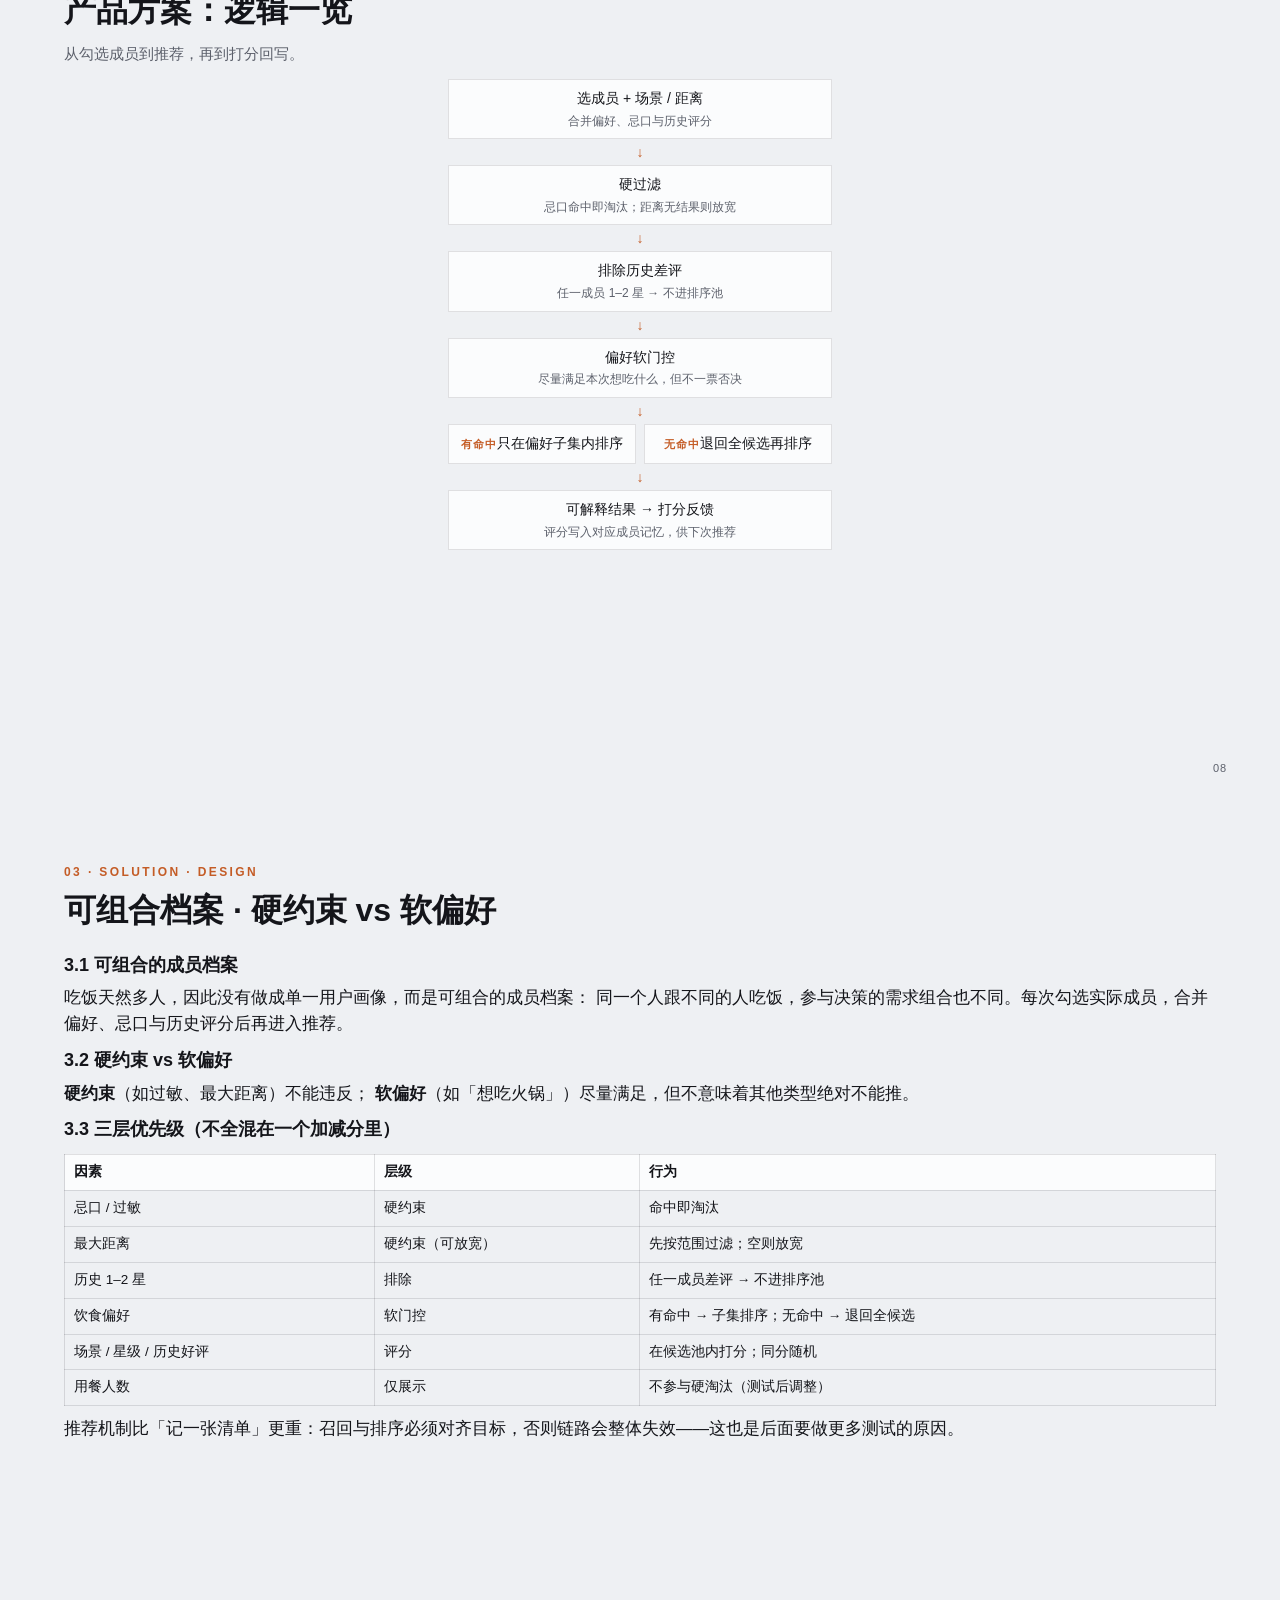
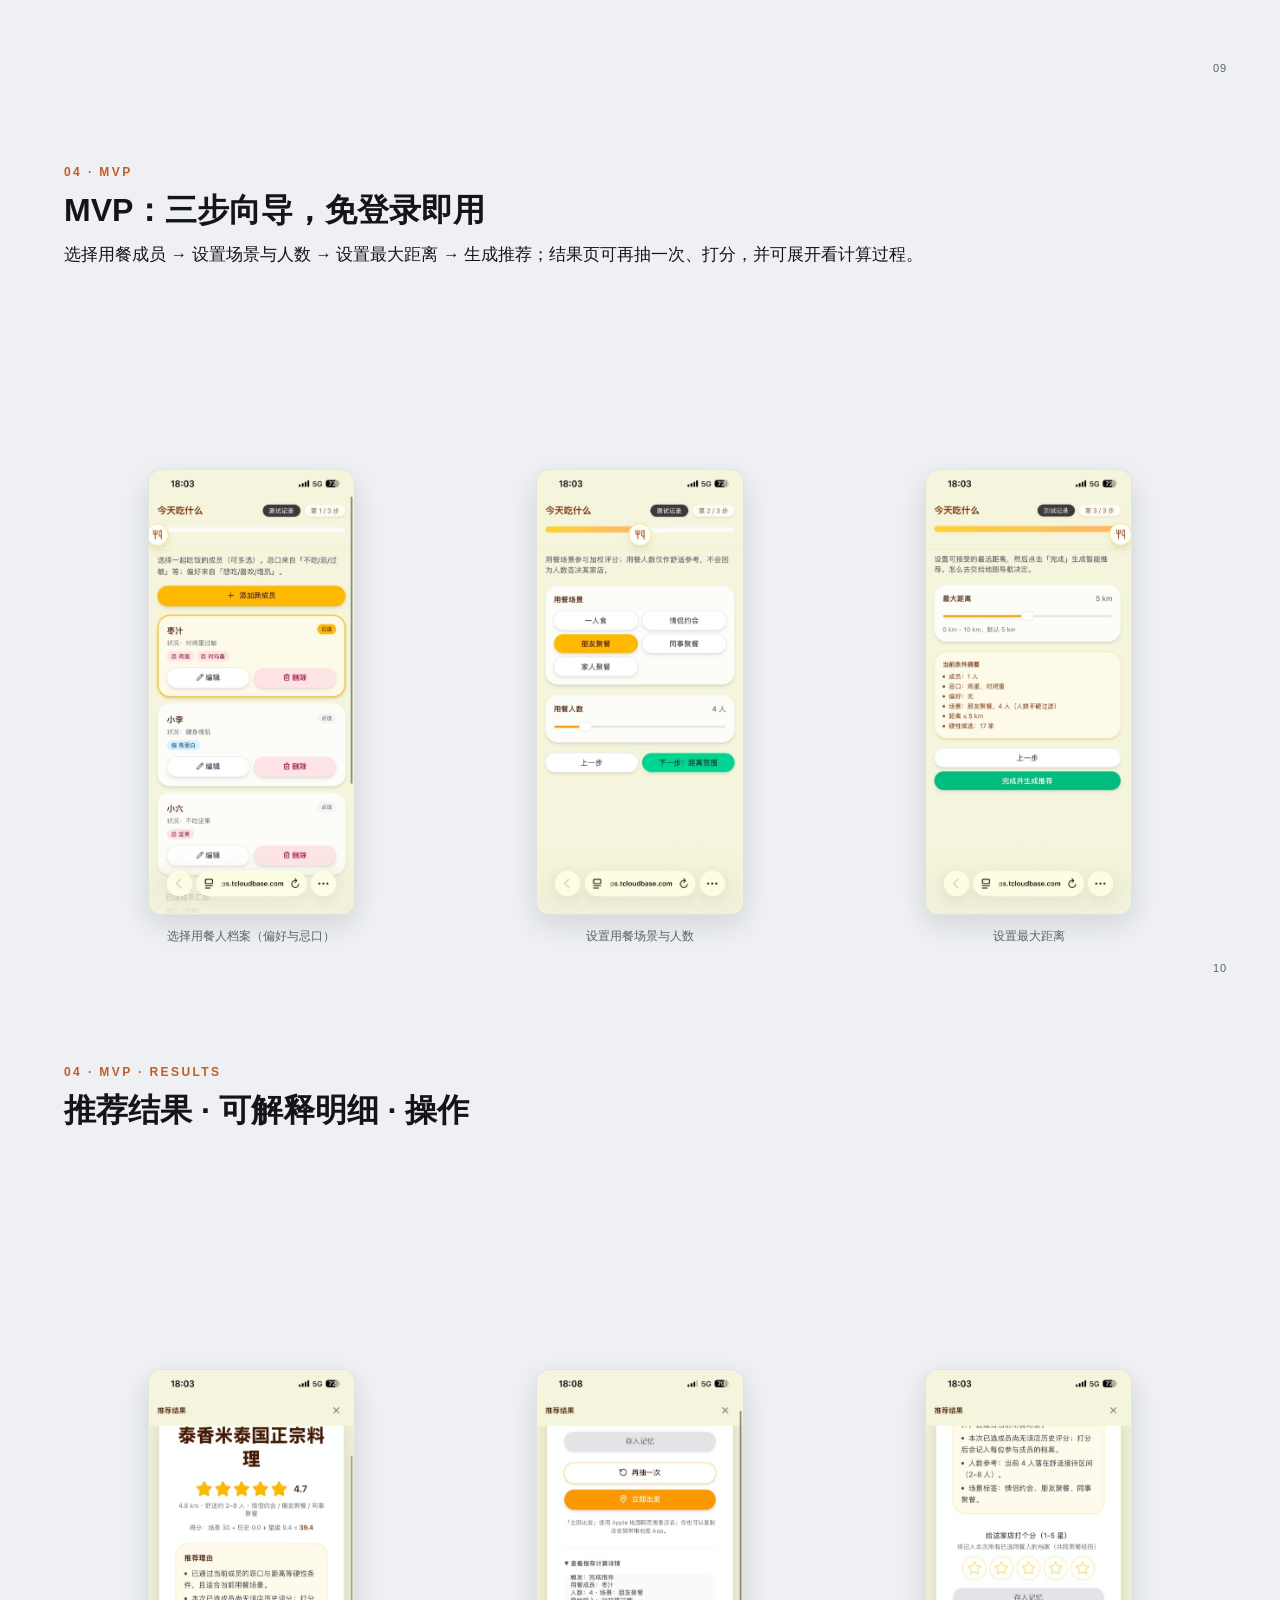
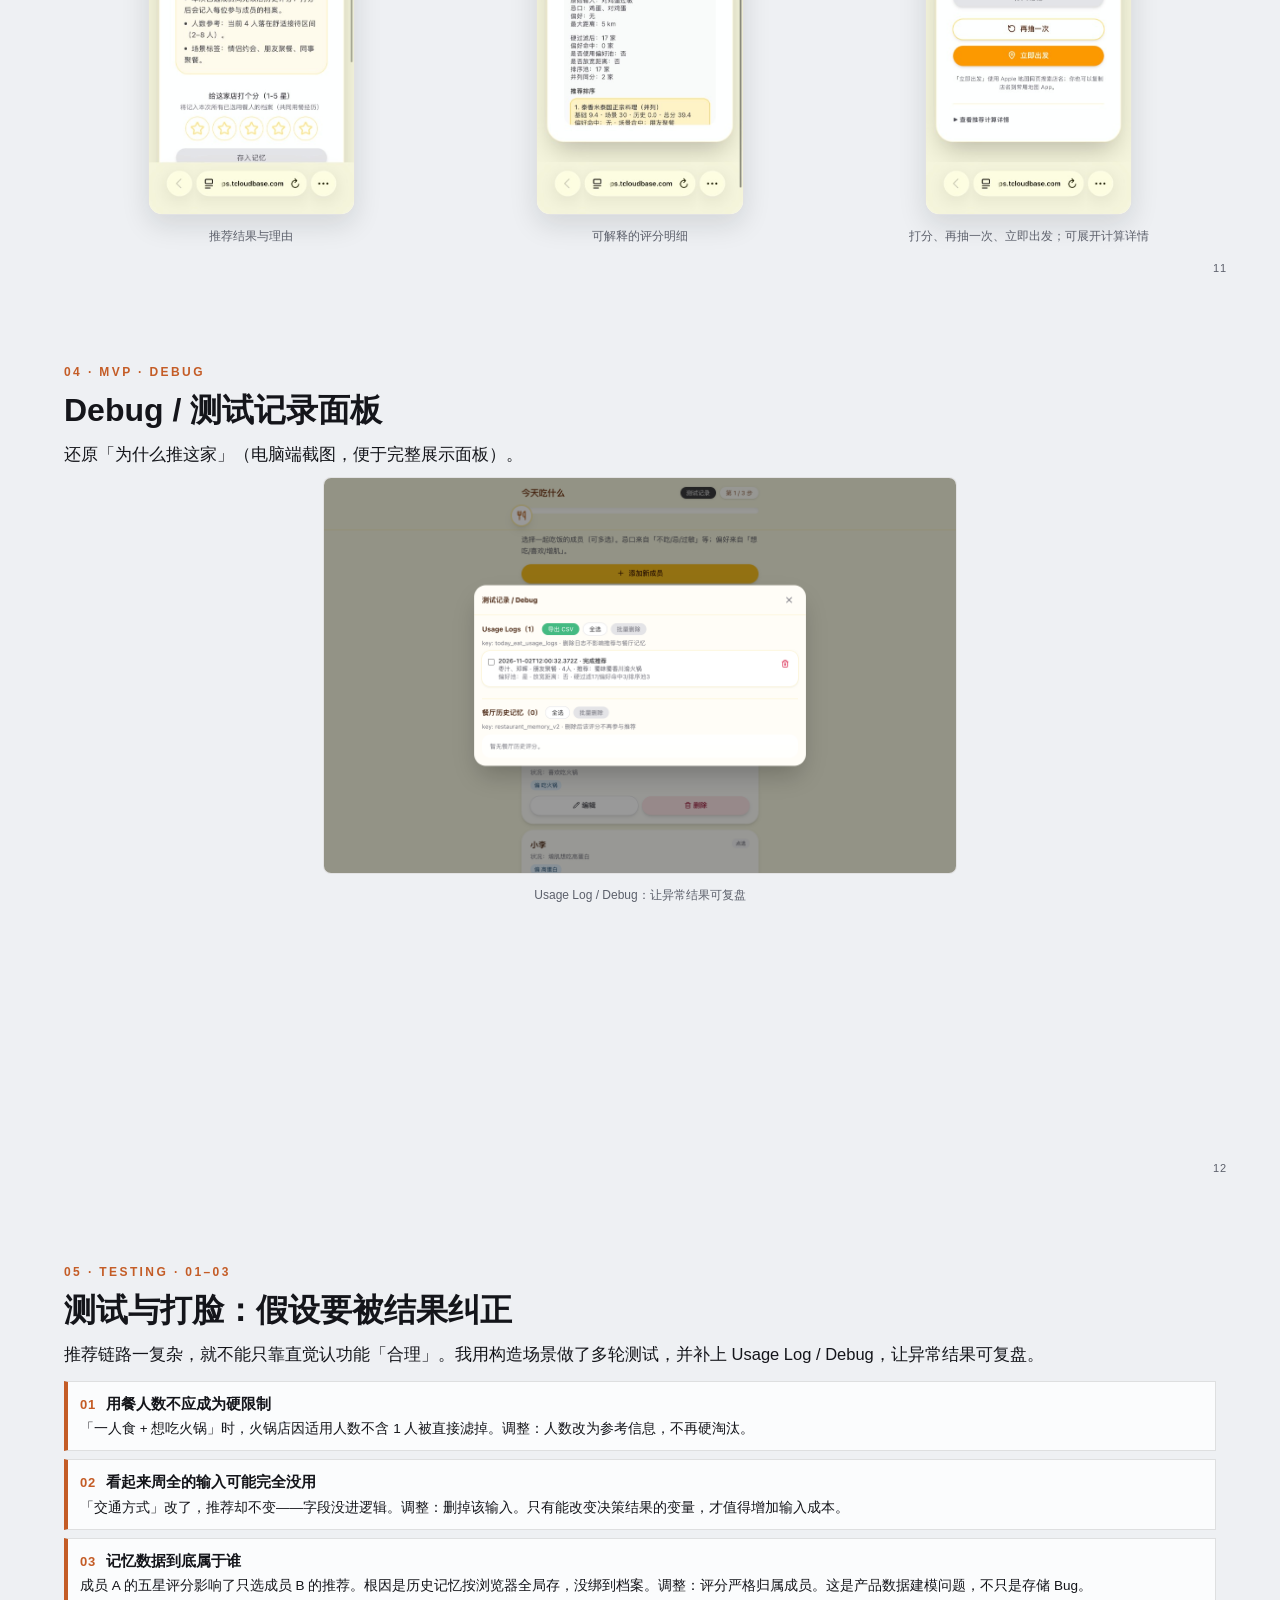
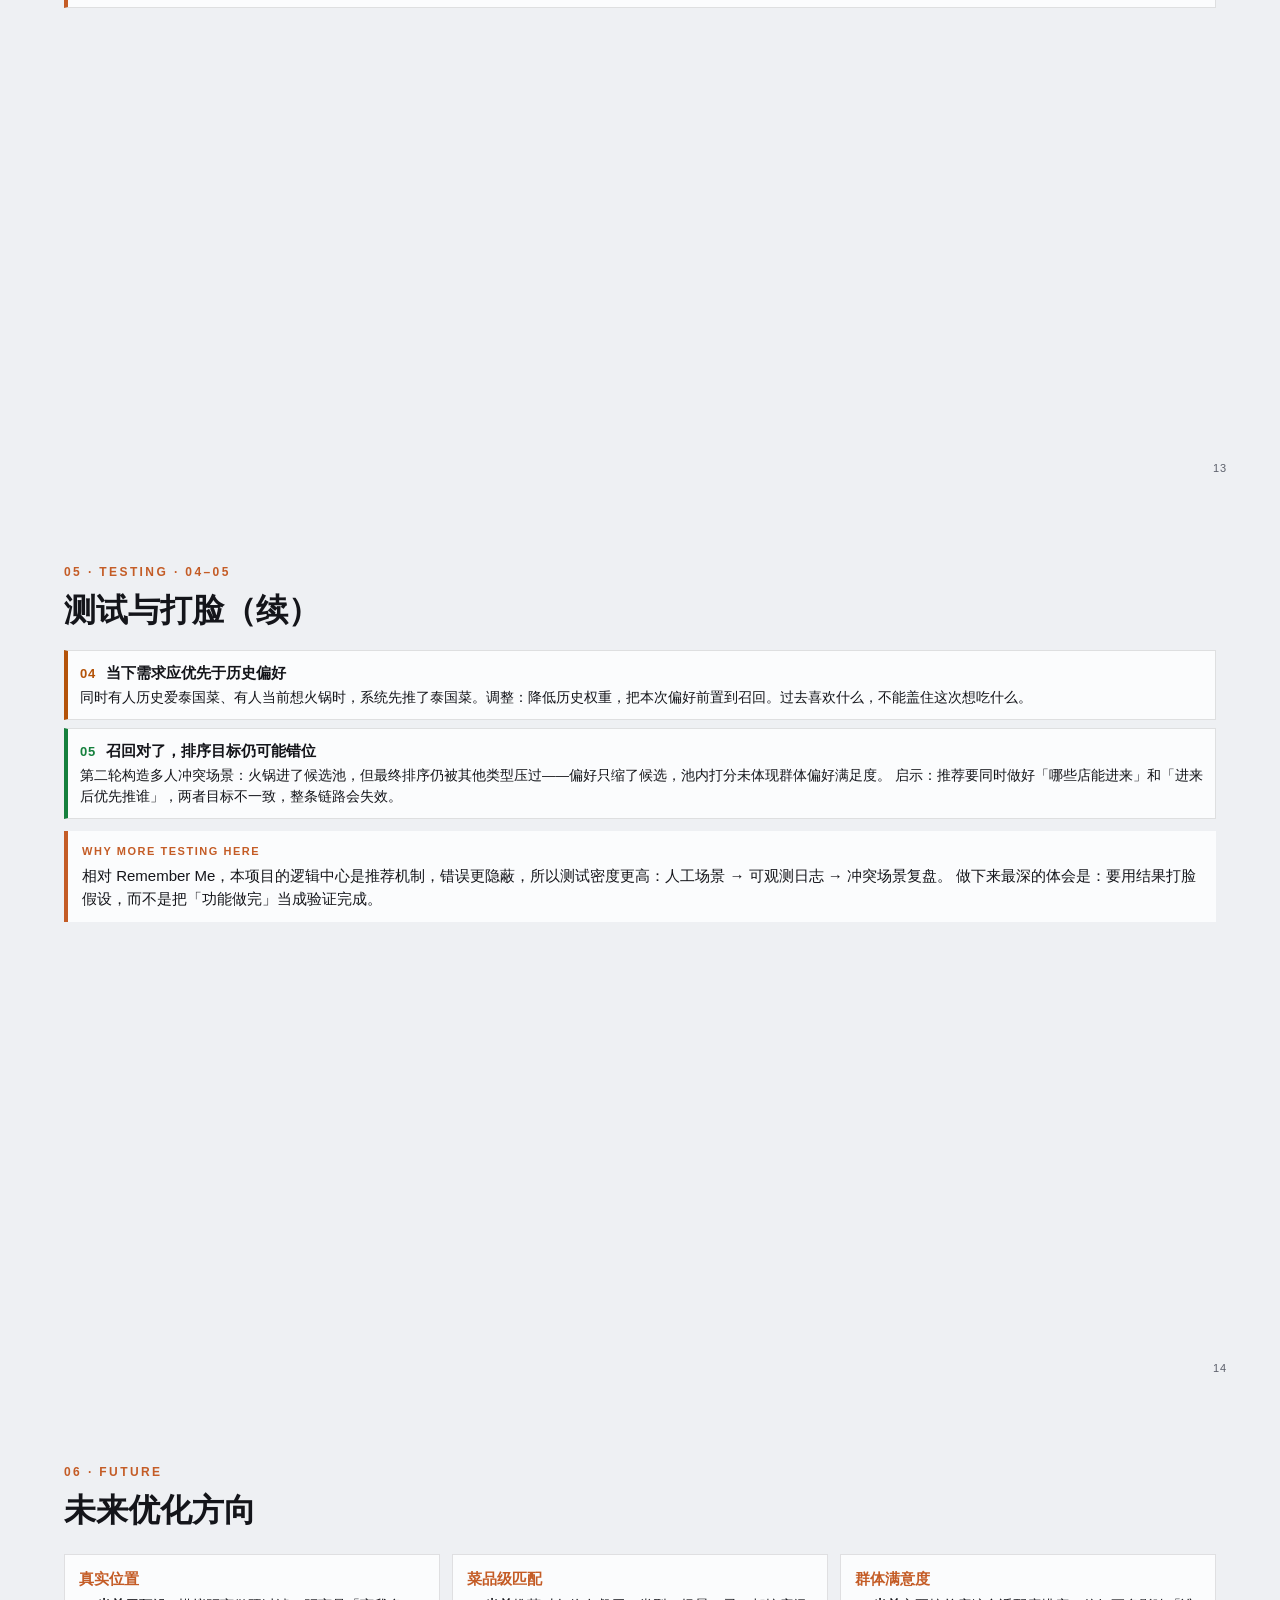
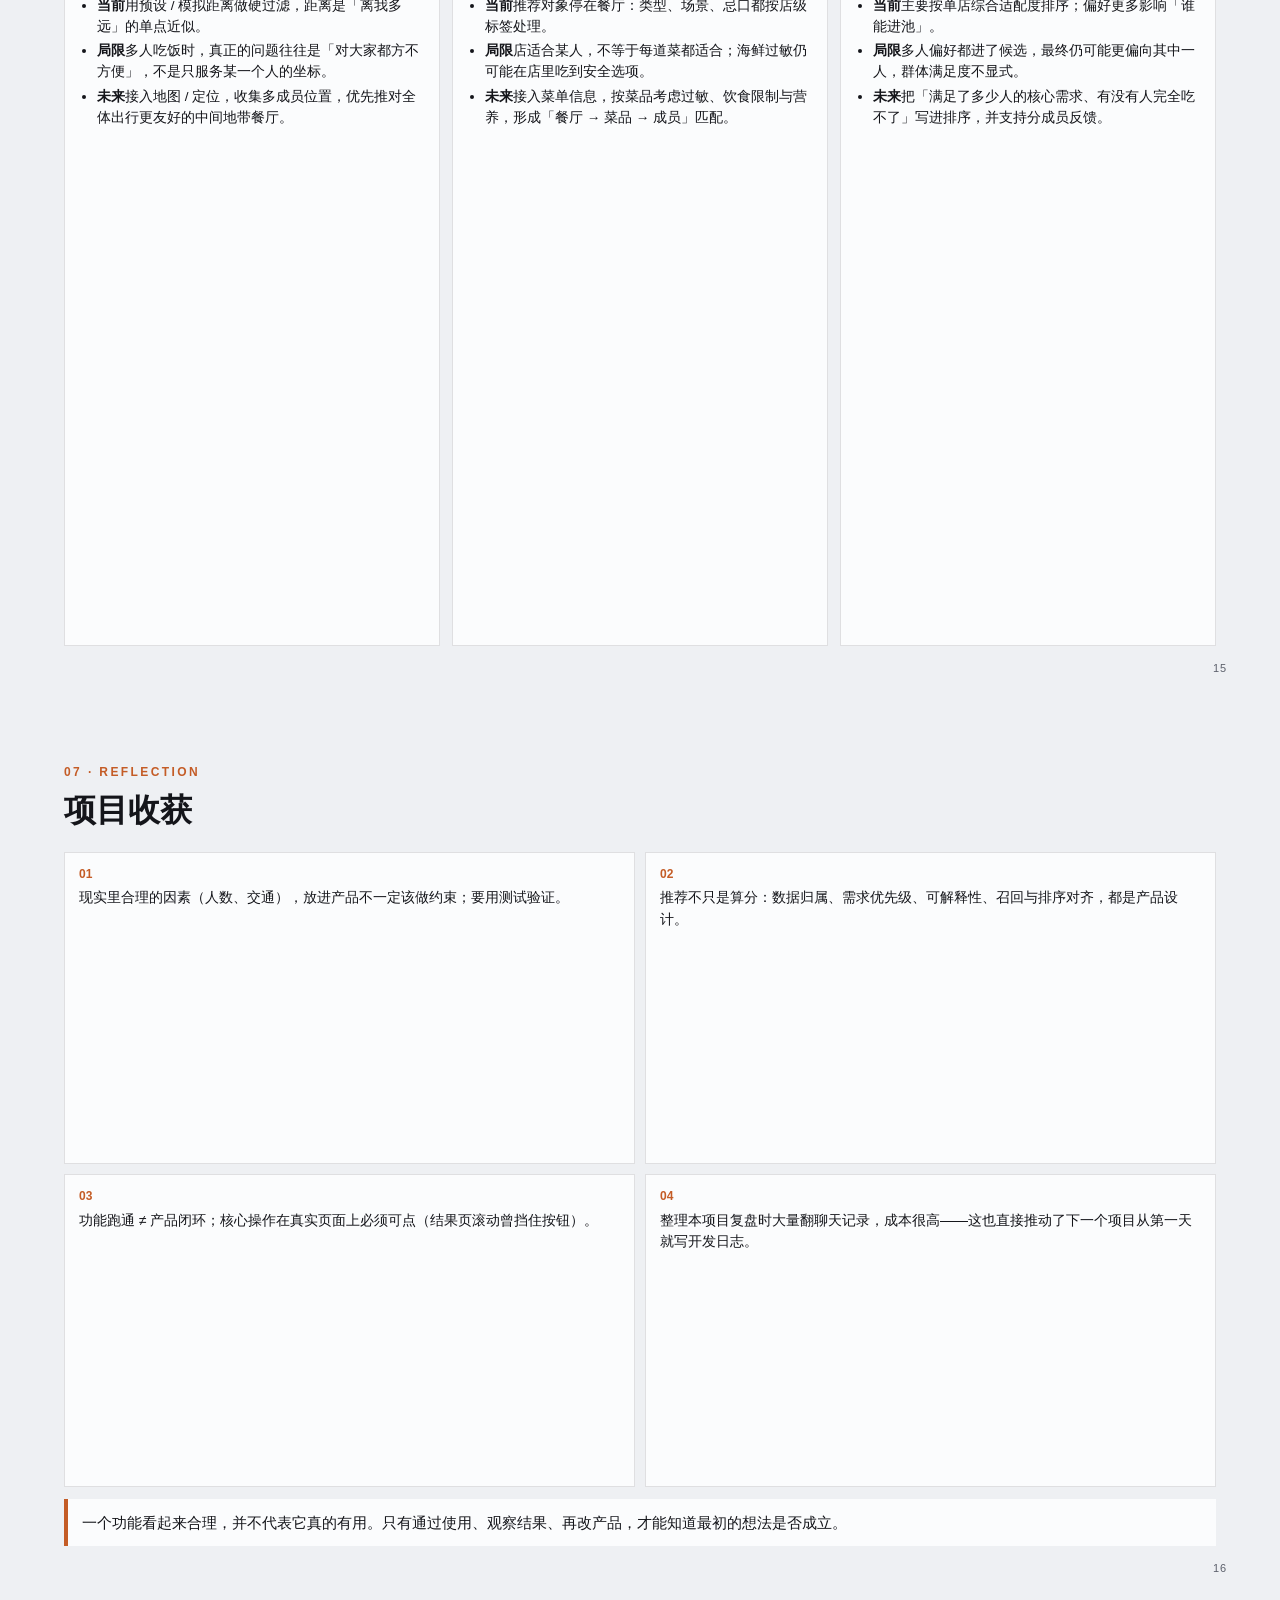
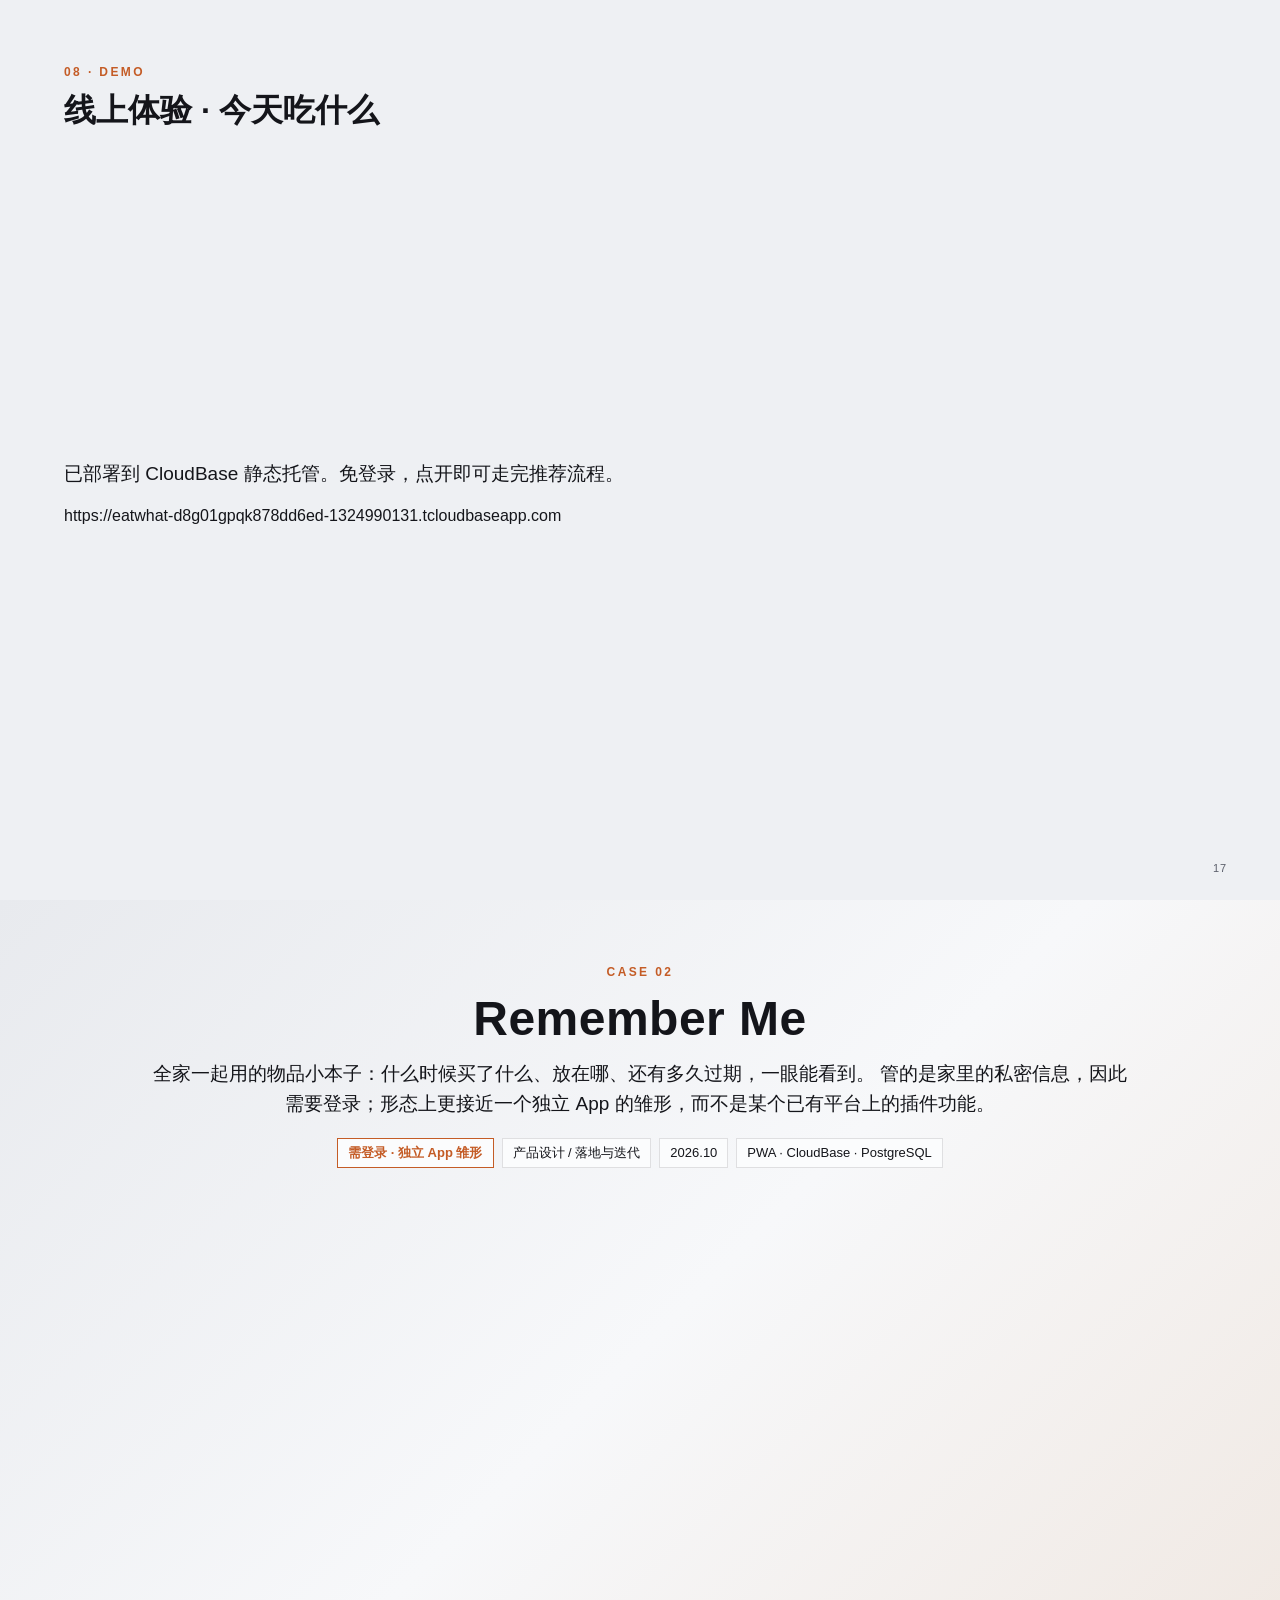
<file: portfolio-print.html>
<!DOCTYPE html>
<html lang="zh-CN">
<head>
  <meta charset="UTF-8" />
  <title>黄子骜 · Ziao Huang｜作品集（PPT 版）</title>
  <style>
    @page { size: landscape; margin: 0; }
    :root {
      --ink: #14151a;
      --mute: #5c606b;
      --amber: #c45c26;
      --paper: #eef0f3;
      --surface: #fbfcfd;
      --line: rgba(20, 21, 26, 0.12);
      --ok: #15803d;
      --warn: #b45309;
    }
    * { box-sizing: border-box; }
    html, body {
      margin: 0; padding: 0;
      color: var(--ink);
      background: #111;
      font: 15px/1.55 "PingFang SC", "Hiragino Sans GB", "Microsoft YaHei", Helvetica, Arial, sans-serif;
      -webkit-print-color-adjust: exact;
      print-color-adjust: exact;
    }
    a { color: var(--amber); text-decoration: none; }
    h1, h2, h3, p, ul, ol, table { margin: 0; }
    ul, ol { padding-left: 1.2em; }
    li + li { margin-top: 0.28em; }
    strong { font-weight: 700; }

    .slide {
      width: 100vw;
      height: 100vh;
      padding: 7vh 5vw 6vh;
      background: var(--paper);
      page-break-after: always;
      page-break-inside: avoid;
      break-after: page;
      break-inside: avoid;
      position: relative;
      overflow: hidden;
      display: block;
    }
    .slide-inner {
      height: 100%;
      display: flex;
      flex-direction: column;
    }
    .slide:last-child { page-break-after: auto; break-after: auto; }
    .slide::after {
      content: attr(data-folio);
      position: absolute;
      right: 14mm; bottom: 6mm;
      font-size: 11px; color: var(--mute); letter-spacing: 0.08em;
    }
    .eyebrow {
      color: var(--amber);
      font-size: 12px;
      letter-spacing: 0.2em;
      text-transform: uppercase;
      margin-bottom: 8px;
      font-weight: 600;
    }
    .slide h1 {
      font-size: 42px;
      line-height: 1.2;
      letter-spacing: 0.01em;
      margin-bottom: 10px;
    }
    .slide h2 {
      font-size: 32px;
      line-height: 1.25;
      margin-bottom: 12px;
    }
    .slide h3 {
      font-size: 18px;
      margin: 10px 0 6px;
    }
    .lead { font-size: 19px; max-width: 52em; color: var(--ink); }
    .body { font-size: 16.5px; color: var(--ink); }
    .mute { color: var(--mute); }
    .grow { flex: 1; min-height: 0; }

    .meta-row {
      display: flex; flex-wrap: wrap; gap: 8px;
      margin: 12px 0 0;
    }
    .chip {
      display: inline-block;
      padding: 4px 10px;
      border: 1px solid var(--line);
      background: var(--surface);
      font-size: 13px;
    }
    .chip.strong { border-color: var(--amber); color: var(--amber); font-weight: 700; }

    .callout {
      background: var(--surface);
      border-left: 4px solid var(--amber);
      padding: 12px 14px;
      margin-top: 12px;
      font-size: 15px;
    }
    .callout .label {
      display: block;
      font-size: 11px;
      letter-spacing: 0.14em;
      text-transform: uppercase;
      color: var(--amber);
      margin-bottom: 4px;
      font-weight: 700;
    }

    .grid-2 { display: grid; grid-template-columns: 1fr 1fr; gap: 12px; margin-top: 12px; }
    .grid-3 { display: grid; grid-template-columns: 1fr 1fr 1fr; gap: 12px; margin-top: 12px; }
    .grid-4 { display: grid; grid-template-columns: 1fr 1fr 1fr 1fr; gap: 10px; margin-top: 12px; }
    .panel {
      background: var(--surface);
      border: 1px solid var(--line);
      padding: 12px 14px;
    }
    .panel .goal-title { font-weight: 700; font-size: 15px; margin-bottom: 6px; color: var(--amber); }
    .panel p, .panel li { font-size: 13.5px; }

    .toc-list { display: grid; grid-template-columns: 1fr 1fr; gap: 10px 28px; margin-top: 16px; }
    .toc-list div {
      display: flex; justify-content: space-between; align-items: baseline;
      border-bottom: 1px solid var(--line); padding: 8px 0; font-size: 16px;
    }
    .toc-list span { color: var(--mute); font-size: 13px; letter-spacing: 0.06em; }

    table { width: 100%; border-collapse: collapse; font-size: 13.5px; margin-top: 10px; }
    th, td { border: 1px solid var(--line); padding: 7px 9px; text-align: left; vertical-align: top; }
    th { background: var(--surface); font-weight: 700; }

    .flow {
      display: flex; flex-direction: column; align-items: stretch; gap: 6px;
      margin-top: 8px; font-size: 14px;
    }
    .flow-step {
      background: var(--surface); border: 1px solid var(--line);
      padding: 8px 12px; text-align: center;
    }
    .flow-step span { display: block; color: var(--mute); font-size: 12px; margin-top: 2px; }
    .flow-arrow { text-align: center; color: var(--amber); font-weight: 700; line-height: 1; }
    .flow-branch, .flow-actions {
      display: grid; grid-template-columns: 1fr 1fr; gap: 8px;
    }
    .flow-branch { grid-template-columns: 1fr 1fr; }
    .flow-actions { grid-template-columns: 1fr 1fr 1fr; }
    .flow-branch-label {
      display: inline-block !important; color: var(--amber) !important;
      font-size: 11px !important; font-weight: 700; letter-spacing: 0.08em;
      margin-bottom: 2px;
    }

    .phones {
      display: grid; gap: 14px; margin-top: 10px; align-items: end; justify-items: center;
    }
    .phones.cols-2 { grid-template-columns: 1fr 1fr; }
    .phones.cols-3 { grid-template-columns: 1fr 1fr 1fr; }
    .phones figure { margin: 0; text-align: center; }
    .phones img {
      height: 128mm; width: auto; max-width: 100%;
      object-fit: contain; border-radius: 14px;
      border: 1px solid var(--line);
      background: #fff;
      box-shadow: 0 10px 28px rgba(20,21,26,0.12);
    }
    .phones.cols-3 img { height: 118mm; }
    .phones figcaption { margin-top: 6px; font-size: 12px; color: var(--mute); }

    .wide-shot { margin-top: 10px; text-align: center; }
    .wide-shot img {
      max-height: 105mm; max-width: 100%;
      object-fit: contain; border: 1px solid var(--line);
      border-radius: 8px; background: #fff;
    }
    .wide-shot figcaption { margin-top: 6px; font-size: 12px; color: var(--mute); }

    .issue {
      border: 1px solid var(--line);
      border-left: 4px solid var(--amber);
      background: var(--surface);
      padding: 10px 12px;
      margin-top: 8px;
    }
    .issue.warn { border-left-color: var(--warn); }
    .issue.ok { border-left-color: var(--ok); }
    .issue .head { display: flex; gap: 10px; align-items: baseline; margin-bottom: 4px; }
    .issue .num {
      font-weight: 700; color: var(--amber); font-size: 13px; letter-spacing: 0.06em;
    }
    .issue.warn .num { color: var(--warn); }
    .issue.ok .num { color: var(--ok); }
    .issue h3 { font-size: 15px; margin: 0; }
    .issue p { font-size: 13.5px; }

    .insights { display: grid; grid-template-columns: 1fr 1fr; gap: 10px; margin-top: 10px; }
    .insight {
      background: var(--surface); border: 1px solid var(--line); padding: 12px 14px;
    }
    .insight-num { display: block; color: var(--amber); font-weight: 700; font-size: 12px; margin-bottom: 4px; }
    .insight p { font-size: 14px; }

    .cover-split {
      display: grid; grid-template-columns: 1.15fr 0.85fr; gap: 18px;
      flex: 1; min-height: 0; align-items: center;
    }
    .cover-phones {
      display: grid; grid-template-columns: 1fr 1fr; gap: 12px; align-items: end;
    }
    .cover-phones img {
      width: 100%; height: auto; max-height: 130mm;
      object-fit: contain; border-radius: 16px;
      border: 1px solid var(--line); background: #fff;
      box-shadow: 0 12px 30px rgba(20,21,26,0.14);
    }
    .footer-bar {
      display: flex; justify-content: space-between; gap: 12px;
      margin-top: auto; padding-top: 10px;
      border-top: 1px solid var(--line);
      font-size: 12px; color: var(--mute);
    }
    .cred {
      display: inline-block; padding: 6px 12px;
      background: #fff; border: 1px dashed var(--amber);
      font-family: ui-monospace, Menlo, Consolas, monospace;
      font-size: 14px; margin: 8px 0;
    }
    .two-col-body {
      display: grid; grid-template-columns: 1.05fr 0.95fr; gap: 16px;
      flex: 1; min-height: 0;
    }
    .section-divider {
      justify-content: center; align-items: center; text-align: center;
      background: linear-gradient(135deg, #e8eaee 0%, #f7f8fa 50%, #efe6df 100%);
    }
    .section-divider h1 { font-size: 48px; margin-bottom: 12px; }
    .section-divider .lead { margin: 0 auto; }
  </style>
</head>
<body>

<!-- ========== HOME ========== -->
<section class="slide" data-folio="01">
  <div class="slide-inner">

  <div class="cover-split grow">
    <div>
      <p class="eyebrow">Portfolio · Product / Research / Ops</p>
      <h1>黄子骜 · Ziao Huang</h1>
      <p class="lead">
        宁波诺丁汉大学 · 大四 · 数学与应用数学。
        实习偏向用户研究、策略运营、数据分析、商业分析、产品运营等岗位。
        下面两个作品都来自真实生活里遇到的问题：多人吃饭难决定、家里东西找不到或过期。
        我把它们做成可在线打开的产品，并写下从需求到方案、测试与落地的完整复盘。
      </p>
      <div class="meta-row">
        <span class="chip strong">邮箱 zaozhi030108@outlook.com</span>
        <span class="chip">GitHub Pages 托管</span>
      </div>
      <p class="mute" style="margin-top:14px;font-size:13px">
        在线作品集：https://ziao-huang-0108.github.io/ziao-huang.github.io/
      </p>
    </div>
    <div class="cover-phones">
      <img src="assets/hero/eatwhat.jpg" alt="今天吃什么" />
      <img src="assets/hero/remember-me.jpg" alt="Remember Me" />
    </div>
  </div>

  </div>
</section>

<section class="slide" data-folio="02">
  <div class="slide-inner">

  <p class="eyebrow">Home · Projects</p>
  <h2>两个项目</h2>
  <div class="grid-2 grow">
    <div class="panel" style="padding:18px">
      <p class="mute" style="font-size:12px;margin-bottom:6px">免登录 · 点开即用</p>
      <h3 style="font-size:22px;margin:0 0 10px">今天吃什么</h3>
      <p class="body">
        多人用餐决策助手。免登录、点开即用。
        更接近美团 / 大众点评可增加的一层「决策能力」——平台已有餐厅库，缺的是多人需求协调。
        推荐机制更重，因此做了更多结构化测试。
      </p>
      <p class="mute" style="margin-top:12px;font-size:13px">
        Demo：https://eatwhat-d8g01gpqk878dd6ed-1324990131.tcloudbaseapp.com
      </p>
    </div>
    <div class="panel" style="padding:18px">
      <p class="mute" style="font-size:12px;margin-bottom:6px">需登录 · 独立 App 雏形</p>
      <h3 style="font-size:22px;margin:0 0 10px">Remember Me</h3>
      <p class="body">
        全家共用的物品小本子：放哪、何时过期、还剩什么。
        管理家庭私域信息，需要登录；更像一个独立 App 的雏形。
        迭代主要来自自用观察，并沉淀了开发日志工作流。
      </p>
      <p class="cred">体验账号 test1 / Abcd1234</p>
      <p class="mute" style="font-size:13px">
        Demo：https://remember-me-remember-me-d1gmd5iiu9d88c58a.webapps.tcloudbase.com
      </p>
      <p class="mute" style="margin-top:8px;font-size:12px">请用系统浏览器打开完整链接；默认域名可能有风险提示。</p>
    </div>
  </div>

  </div>
</section>

<section class="slide" data-folio="03">
  <div class="slide-inner">

  <p class="eyebrow">Home · About</p>
  <h2>关于我</h2>
  <div class="grow" style="display:flex;flex-direction:column;justify-content:center;max-width:48em">
    <p class="lead" style="font-size:20px;margin-bottom:18px">
      大四在读，数学与应用数学背景；做过用户调研、活动组织与 AI 产品原型。
      希望在偏研究、策略与分析的岗位里，把定量思维和可验证的落地结合起来。
    </p>
    <p class="body" style="font-size:17px;margin-bottom:10px">
      邮箱：<a href="mailto:zaozhi030108@outlook.com">zaozhi030108@outlook.com</a>
    </p>
    <p class="body" style="font-size:17px">
      也写歌 · <a href="https://163cn.tv/bjSkQBzl">网易云歌手页</a>
    </p>
  </div>
  <div class="footer-bar">
    <span>© 黄子骜 · Ziao Huang</span>
    <span>托管于 GitHub Pages</span>
  </div>

  </div>
</section>

<!-- ========== EATWHAT DIVIDER ========== -->
<section class="slide section-divider" data-folio="04">
  <div class="slide-inner">

  <p class="eyebrow">Case 01</p>
  <h1>今天吃什么</h1>
  <p class="lead">
    从多人用餐决策痛点出发，探索推荐系统的产品设计与迭代——
    不是选出「最好吃」的店，而是协调多方需求，快速给出一个大家都能接受的答案。
  </p>
  <div class="meta-row" style="justify-content:center;margin-top:20px">
    <span class="chip strong">免登录 · 点开即用</span>
    <span class="chip">产品设计 / 推荐逻辑</span>
    <span class="chip">2026.9</span>
    <span class="chip">Next.js · LocalStorage</span>
  </div>

  </div>
</section>

<section class="slide" data-folio="05">
  <div class="slide-inner">

  <p class="eyebrow">今天吃什么 · 目录</p>
  <h2>目录</h2>
  <div class="toc-list grow">
    <div><strong>01 项目背景</strong><span>Problem</span></div>
    <div><strong>02 产品目标与定位</strong><span>Goal</span></div>
    <div><strong>03 产品方案</strong><span>Solution</span></div>
    <div><strong>04 MVP 与体验路径</strong><span>Prototype</span></div>
    <div><strong>05 测试与打脸</strong><span>Testing</span></div>
    <div><strong>06 未来方向</strong><span>Future</span></div>
    <div><strong>07 项目收获</strong><span>Reflection</span></div>
    <div><strong>08 线上 Demo</strong><span>Try it</span></div>
  </div>

  </div>
</section>

<section class="slide" data-folio="06">
  <div class="slide-inner">

  <p class="eyebrow">01 · Problem</p>
  <h2>项目背景：多人吃饭，为什么这么难？</h2>
  <div class="grow">
    <p class="body" style="margin-bottom:10px">
      面对「吃什么」，很多人会说「随便」，把决定权交给别人，或只给出「不太能吃辣」之类的模糊范围。
      多人一起时，需求还可能冲突；选得不好，做决定的人容易承担额外压力。
    </p>
    <p class="body" style="margin-bottom:10px">
      美团、大众点评、小红书更擅长帮用户<strong>拿到餐厅列表</strong>。
      用户仍要从大量候选里自行了解并做最终决定，也很难同时结合多人不同需求。
      对选择困难的人来说，即使一个人吃饭也可能卡住。
    </p>
    <div class="callout">
      <span class="label">Core question</span>
      问题不是「找不到餐厅」，而是面对大量选择时，很难快速找到一个大家都能接受的答案。
      当选择很多、需求又有差异时，如何帮助用户完成一次「可接受」的用餐决策？
    </div>
  </div>

  </div>
</section>

<section class="slide" data-folio="07">
  <div class="slide-inner">

  <p class="eyebrow">02 · Goal</p>
  <h2>产品目标与定位</h2>
  <p class="body">把「找餐厅」升级为「帮用户做决定」，验证四个方向：</p>
  <div class="grid-4">
    <div class="panel"><div class="goal-title">个性化 · 成员档案</div><p>多成员偏好、忌口与历史反馈可组合进一次推荐。</p></div>
    <div class="panel"><div class="goal-title">需求理解</div><p>把偏好与忌口变成可用于推荐的结构化条件。</p></div>
    <div class="panel"><div class="goal-title">推荐可解释</div><p>展示推荐依据与评分构成，让用户知道「为什么是这家」。</p></div>
    <div class="panel"><div class="goal-title">反馈闭环</div><p>用餐后评分回写到具体成员，影响后续推荐。</p></div>
  </div>
  <div class="callout grow" style="margin-top:auto">
    <span class="label">Positioning</span>
    核心目标不是预测「用户最喜欢哪一家」，而是在多人、多种需求下做优先级排序与协调，快速给出可接受结果。
    相对美团 / 点评：它们已有真实餐厅数据库；本项目更接近平台可增加的一层<strong>决策 / 推荐能力</strong>，而不是从零搭一套餐饮 App。
    产品做成<strong>免登录、点开即用</strong>，降低试用成本，也符合「能力层」该有的轻入口。
  </div>

  </div>
</section>

<section class="slide" data-folio="08">
  <div class="slide-inner">

  <p class="eyebrow">03 · Solution · Flow</p>
  <h2>产品方案：逻辑一览</h2>
  <p class="mute" style="margin-bottom:6px">从勾选成员到推荐，再到打分回写。</p>
  <div class="flow grow" style="max-width:720px;margin-left:auto;margin-right:auto">
    <div class="flow-step">选成员 + 场景 / 距离<span>合并偏好、忌口与历史评分</span></div>
    <div class="flow-arrow">↓</div>
    <div class="flow-step">硬过滤<span>忌口命中即淘汰；距离无结果则放宽</span></div>
    <div class="flow-arrow">↓</div>
    <div class="flow-step">排除历史差评<span>任一成员 1–2 星 → 不进排序池</span></div>
    <div class="flow-arrow">↓</div>
    <div class="flow-step">偏好软门控<span>尽量满足本次想吃什么，但不一票否决</span></div>
    <div class="flow-arrow">↓</div>
    <div class="flow-branch">
      <div class="flow-step"><span class="flow-branch-label">有命中</span>只在偏好子集内排序</div>
      <div class="flow-step"><span class="flow-branch-label">无命中</span>退回全候选再排序</div>
    </div>
    <div class="flow-arrow">↓</div>
    <div class="flow-step">可解释结果 → 打分反馈<span>评分写入对应成员记忆，供下次推荐</span></div>
  </div>

  </div>
</section>

<section class="slide" data-folio="09">
  <div class="slide-inner">

  <p class="eyebrow">03 · Solution · Design</p>
  <h2>可组合档案 · 硬约束 vs 软偏好</h2>
  <div class="grow">
    <h3>3.1 可组合的成员档案</h3>
    <p class="body">
      吃饭天然多人，因此没有做成单一用户画像，而是可组合的成员档案：
      同一个人跟不同的人吃饭，参与决策的需求组合也不同。每次勾选实际成员，合并偏好、忌口与历史评分后再进入推荐。
    </p>
    <h3>3.2 硬约束 vs 软偏好</h3>
    <p class="body">
      <strong>硬约束</strong>（如过敏、最大距离）不能违反；
      <strong>软偏好</strong>（如「想吃火锅」）尽量满足，但不意味着其他类型绝对不能推。
    </p>
    <h3>3.3 三层优先级（不全混在一个加减分里）</h3>
    <table>
      <thead><tr><th>因素</th><th>层级</th><th>行为</th></tr></thead>
      <tbody>
        <tr><td>忌口 / 过敏</td><td>硬约束</td><td>命中即淘汰</td></tr>
        <tr><td>最大距离</td><td>硬约束（可放宽）</td><td>先按范围过滤；空则放宽</td></tr>
        <tr><td>历史 1–2 星</td><td>排除</td><td>任一成员差评 → 不进排序池</td></tr>
        <tr><td>饮食偏好</td><td>软门控</td><td>有命中 → 子集排序；无命中 → 退回全候选</td></tr>
        <tr><td>场景 / 星级 / 历史好评</td><td>评分</td><td>在候选池内打分；同分随机</td></tr>
        <tr><td>用餐人数</td><td>仅展示</td><td>不参与硬淘汰（测试后调整）</td></tr>
      </tbody>
    </table>
    <p class="body" style="margin-top:10px">
      推荐机制比「记一张清单」更重：召回与排序必须对齐目标，否则链路会整体失效——这也是后面要做更多测试的原因。
    </p>
  </div>

  </div>
</section>

<section class="slide" data-folio="10">
  <div class="slide-inner">

  <p class="eyebrow">04 · MVP</p>
  <h2>MVP：三步向导，免登录即用</h2>
  <p class="body" style="margin-bottom:8px">
    选择用餐成员 → 设置场景与人数 → 设置最大距离 → 生成推荐；结果页可再抽一次、打分，并可展开看计算过程。
  </p>
  <div class="phones cols-3 grow">
    <figure>
      <img src="assets/eatwhat/01-members-phone.jpg" alt="成员" />
      <figcaption>选择用餐人档案（偏好与忌口）</figcaption>
    </figure>
    <figure>
      <img src="assets/eatwhat/02-scene-phone.jpg" alt="场景" />
      <figcaption>设置用餐场景与人数</figcaption>
    </figure>
    <figure>
      <img src="assets/eatwhat/03-distance-phone.jpg" alt="距离" />
      <figcaption>设置最大距离</figcaption>
    </figure>
  </div>

  </div>
</section>

<section class="slide" data-folio="11">
  <div class="slide-inner">

  <p class="eyebrow">04 · MVP · Results</p>
  <h2>推荐结果 · 可解释明细 · 操作</h2>
  <div class="phones cols-3 grow">
    <figure>
      <img src="assets/eatwhat/04-result-phone.jpg" alt="结果" />
      <figcaption>推荐结果与理由</figcaption>
    </figure>
    <figure>
      <img src="assets/eatwhat/05-detail-phone.jpg" alt="明细" />
      <figcaption>可解释的评分明细</figcaption>
    </figure>
    <figure>
      <img src="assets/eatwhat/06-actions.png" alt="操作" />
      <figcaption>打分、再抽一次、立即出发；可展开计算详情</figcaption>
    </figure>
  </div>

  </div>
</section>

<section class="slide" data-folio="12">
  <div class="slide-inner">

  <p class="eyebrow">04 · MVP · Debug</p>
  <h2>Debug / 测试记录面板</h2>
  <p class="body">还原「为什么推这家」（电脑端截图，便于完整展示面板）。</p>
  <figure class="wide-shot grow">
    <img src="assets/eatwhat/06-debug.png" alt="Debug 面板" />
    <figcaption>Usage Log / Debug：让异常结果可复盘</figcaption>
  </figure>

  </div>
</section>

<section class="slide" data-folio="13">
  <div class="slide-inner">

  <p class="eyebrow">05 · Testing · 01–03</p>
  <h2>测试与打脸：假设要被结果纠正</h2>
  <p class="body" style="margin-bottom:6px">
    推荐链路一复杂，就不能只靠直觉认功能「合理」。我用构造场景做了多轮测试，并补上 Usage Log / Debug，让异常结果可复盘。
  </p>
  <div class="issue">
    <div class="head"><span class="num">01</span><h3>用餐人数不应成为硬限制</h3></div>
    <p>「一人食 + 想吃火锅」时，火锅店因适用人数不含 1 人被直接滤掉。调整：人数改为参考信息，不再硬淘汰。</p>
  </div>
  <div class="issue">
    <div class="head"><span class="num">02</span><h3>看起来周全的输入可能完全没用</h3></div>
    <p>「交通方式」改了，推荐却不变——字段没进逻辑。调整：删掉该输入。只有能改变决策结果的变量，才值得增加输入成本。</p>
  </div>
  <div class="issue">
    <div class="head"><span class="num">03</span><h3>记忆数据到底属于谁</h3></div>
    <p>成员 A 的五星评分影响了只选成员 B 的推荐。根因是历史记忆按浏览器全局存，没绑到档案。调整：评分严格归属成员。这是产品数据建模问题，不只是存储 Bug。</p>
  </div>

  </div>
</section>

<section class="slide" data-folio="14">
  <div class="slide-inner">

  <p class="eyebrow">05 · Testing · 04–05</p>
  <h2>测试与打脸（续）</h2>
  <div class="issue warn">
    <div class="head"><span class="num">04</span><h3>当下需求应优先于历史偏好</h3></div>
    <p>同时有人历史爱泰国菜、有人当前想火锅时，系统先推了泰国菜。调整：降低历史权重，把本次偏好前置到召回。过去喜欢什么，不能盖住这次想吃什么。</p>
  </div>
  <div class="issue ok">
    <div class="head"><span class="num">05</span><h3>召回对了，排序目标仍可能错位</h3></div>
    <p>
      第二轮构造多人冲突场景：火锅进了候选池，但最终排序仍被其他类型压过——偏好只缩了候选，池内打分未体现群体偏好满足度。
      启示：推荐要同时做好「哪些店能进来」和「进来后优先推谁」，两者目标不一致，整条链路会失效。
    </p>
  </div>
  <div class="callout">
    <span class="label">Why more testing here</span>
    相对 Remember Me，本项目的逻辑中心是推荐机制，错误更隐蔽，所以测试密度更高：人工场景 → 可观测日志 → 冲突场景复盘。
    做下来最深的体会是：要用结果打脸假设，而不是把「功能做完」当成验证完成。
  </div>

  </div>
</section>

<section class="slide" data-folio="15">
  <div class="slide-inner">

  <p class="eyebrow">06 · Future</p>
  <h2>未来优化方向</h2>
  <div class="grid-3 grow">
    <div class="panel">
      <div class="goal-title">真实位置</div>
      <ul>
        <li><strong>当前</strong>用预设 / 模拟距离做硬过滤，距离是「离我多远」的单点近似。</li>
        <li><strong>局限</strong>多人吃饭时，真正的问题往往是「对大家都方不方便」，不是只服务某一个人的坐标。</li>
        <li><strong>未来</strong>接入地图 / 定位，收集多成员位置，优先推对全体出行更友好的中间地带餐厅。</li>
      </ul>
    </div>
    <div class="panel">
      <div class="goal-title">菜品级匹配</div>
      <ul>
        <li><strong>当前</strong>推荐对象停在餐厅：类型、场景、忌口都按店级标签处理。</li>
        <li><strong>局限</strong>店适合某人，不等于每道菜都适合；海鲜过敏仍可能在店里吃到安全选项。</li>
        <li><strong>未来</strong>接入菜单信息，按菜品考虑过敏、饮食限制与营养，形成「餐厅 → 菜品 → 成员」匹配。</li>
      </ul>
    </div>
    <div class="panel">
      <div class="goal-title">群体满意度</div>
      <ul>
        <li><strong>当前</strong>主要按单店综合适配度排序；偏好更多影响「谁能进池」。</li>
        <li><strong>局限</strong>多人偏好都进了候选，最终仍可能更偏向其中一人，群体满足度不显式。</li>
        <li><strong>未来</strong>把「满足了多少人的核心需求、有没有人完全吃不了」写进排序，并支持分成员反馈。</li>
      </ul>
    </div>
  </div>

  </div>
</section>

<section class="slide" data-folio="16">
  <div class="slide-inner">

  <p class="eyebrow">07 · Reflection</p>
  <h2>项目收获</h2>
  <div class="insights grow">
    <article class="insight"><span class="insight-num">01</span><p>现实里合理的因素（人数、交通），放进产品不一定该做约束；要用测试验证。</p></article>
    <article class="insight"><span class="insight-num">02</span><p>推荐不只是算分：数据归属、需求优先级、可解释性、召回与排序对齐，都是产品设计。</p></article>
    <article class="insight"><span class="insight-num">03</span><p>功能跑通 ≠ 产品闭环；核心操作在真实页面上必须可点（结果页滚动曾挡住按钮）。</p></article>
    <article class="insight"><span class="insight-num">04</span><p>整理本项目复盘时大量翻聊天记录，成本很高——这也直接推动了下一个项目从第一天就写开发日志。</p></article>
  </div>
  <p class="callout" style="margin-top:12px">
    一个功能看起来合理，并不代表它真的有用。只有通过使用、观察结果、再改产品，才能知道最初的想法是否成立。
  </p>

  </div>
</section>

<section class="slide" data-folio="17">
  <div class="slide-inner">

  <p class="eyebrow">08 · Demo</p>
  <h2>线上体验 · 今天吃什么</h2>
  <div class="grow" style="display:flex;flex-direction:column;justify-content:center;max-width:42em">
    <p class="lead" style="margin-bottom:16px">已部署到 CloudBase 静态托管。免登录，点开即可走完推荐流程。</p>
    <p class="body" style="font-size:16px;word-break:break-all">
      https://eatwhat-d8g01gpqk878dd6ed-1324990131.tcloudbaseapp.com
    </p>
  </div>

  </div>
</section>

<!-- ========== REMEMBER ME ========== -->
<section class="slide section-divider" data-folio="18">
  <div class="slide-inner">

  <p class="eyebrow">Case 02</p>
  <h1>Remember Me</h1>
  <p class="lead">
    全家一起用的物品小本子：什么时候买了什么、放在哪、还有多久过期，一眼能看到。
    管的是家里的私密信息，因此需要登录；形态上更接近一个独立 App 的雏形，而不是某个已有平台上的插件功能。
  </p>
  <div class="meta-row" style="justify-content:center;margin-top:20px">
    <span class="chip strong">需登录 · 独立 App 雏形</span>
    <span class="chip">产品设计 / 落地与迭代</span>
    <span class="chip">2026.10</span>
    <span class="chip">PWA · CloudBase · PostgreSQL</span>
  </div>

  </div>
</section>

<section class="slide" data-folio="19">
  <div class="slide-inner">

  <p class="eyebrow">Remember Me · 目录</p>
  <h2>目录</h2>
  <div class="toc-list grow">
    <div><strong>01 项目背景</strong><span>Problem</span></div>
    <div><strong>02 产品目标与定位</strong><span>Goal</span></div>
    <div><strong>03 产品方案</strong><span>Solution</span></div>
    <div><strong>04 迭代与洞察</strong><span>Iteration</span></div>
    <div><strong>05 过程方法</strong><span>Method</span></div>
    <div><strong>06 未来方向</strong><span>Future</span></div>
    <div><strong>07 项目收获</strong><span>Reflection</span></div>
    <div><strong>08 线上 Demo</strong><span>Try it</span></div>
  </div>

  </div>
</section>

<section class="slide" data-folio="20">
  <div class="slide-inner">

  <p class="eyebrow">01 · Problem</p>
  <h2>项目背景：家里的东西，为什么总对不上？</h2>
  <div class="grow">
    <p class="body" style="margin-bottom:10px">家里东西越买越多，常见几种遇到的情况：</p>
    <ul class="body" style="font-size:16px;margin-bottom:14px">
      <li><strong>忘了放在哪</strong>：钥匙、首饰、衣物等，要用时翻遍柜子。</li>
      <li><strong>过期了才发现</strong>：药品、调料、护肤品、零食等放着放着只能扔掉。</li>
      <li><strong>重复购买</strong>：不知道还有存货，又买了一份。</li>
      <li><strong>信息不共享</strong>：某一个人购买、存放的，其他家人不知道。</li>
    </ul>
    <div class="callout">
      <span class="label">Core question</span>
      如何让一家人用同一份「物品小本子」，在需要时快速知道东西在哪、急不急处理，
      同时又把家庭私密信息关在可控制的访问范围里？
    </div>
  </div>

  </div>
</section>

<section class="slide" data-folio="21">
  <div class="slide-inner">

  <p class="eyebrow">02 · Goal</p>
  <h2>产品目标与定位</h2>
  <p class="body">目标用户按角色拆开，避免做成「只有采购者爱用」的记事本：</p>
  <table>
    <thead><tr><th>角色</th><th>特点</th><th>主要需求</th></tr></thead>
    <tbody>
      <tr><td>采购者</td><td>会主动录入</td><td>录入要快，操作简单</td></tr>
      <tr><td>使用者</td><td>很少录入，偶尔查找</td><td>能快速搜到东西在哪</td></tr>
    </tbody>
  </table>
  <div class="callout grow" style="margin-top:auto">
    <span class="label">Positioning</span>
    相对「今天吃什么」：那个项目更像美团 / 大众点评等已有的平台可增加的决策能力层，而作为网页可以免登录点开即用。
    Remember Me 要管的是家里私人物品与过期信息，需要家庭成员身份与家庭边界，因此更像<strong>独立 App 的雏形</strong>：
    登录、家庭空间、云端同步、过期行动提示，都是产品本身，而不是外挂功能。
  </div>

  </div>
</section>

<section class="slide" data-folio="22">
  <div class="slide-inner">

  <p class="eyebrow">03 · Solution · Flow</p>
  <h2>产品方案：逻辑一览</h2>
  <p class="mute" style="margin-bottom:6px">按打开页面的先后顺序：先进门（登录）→ 再记什么 → 过期颜色怎么读 → 怎么找、怎么切换家。</p>
  <div class="flow grow" style="max-width:760px;margin-left:auto;margin-right:auto">
    <div class="flow-step">打开链接 → 登录<span>用户名 + 密码；账号由我开通</span></div>
    <div class="flow-arrow">↓</div>
    <div class="flow-branch">
      <div class="flow-step"><span class="flow-branch-label">只有一家</span>直接进入该家清单</div>
      <div class="flow-step"><span class="flow-branch-label">有多家</span>先选家 / 建家 / 邀请码加入</div>
    </div>
    <div class="flow-arrow">↓</div>
    <div class="flow-step">清单按过期紧急度着色排序<span>打开时用过期日减今天现算，最急的在前</span></div>
    <div class="flow-arrow">↓</div>
    <div class="flow-actions">
      <div class="flow-step">记一件</div>
      <div class="flow-step">搜索 / 过期·类别筛选</div>
      <div class="flow-step">切换家 / 新建家</div>
    </div>
  </div>

  </div>
</section>

<section class="slide" data-folio="23">
  <div class="slide-inner">

  <p class="eyebrow">03 · Solution · Access</p>
  <h2>3.1 访问与形态：为什么要登录</h2>
  <p class="body" style="margin-bottom:10px">
    「今天吃什么」可以免登录，因为试用成本低、数据敏感度相对较低。
    Remember Me 记录的是药品位置、家用存货等<strong>家庭私域信息</strong>，不能做成谁打开都能看的公开页，所以必须登录。
  </p>
  <div class="two-col-body grow">
    <div>
      <div class="grid-2" style="grid-template-columns:1fr;gap:10px">
        <div class="panel">
          <div class="goal-title">当前访问策略</div>
          <p>为了安全性和稳定性，不开放网页自助注册。账号只在我这边开通：只有我配置过的账户+密码可以进入。这是家庭小范围试用阶段的取舍，并非漏做注册。</p>
        </div>
        <div class="panel">
          <div class="goal-title">形态选择</div>
          <p>手机网页（PWA）+ CloudBase：不用上架审核，一个链接就能分享；可添加到主屏幕。后端用腾讯云 PostgreSQL，国内访问更稳。</p>
        </div>
      </div>
      <p class="body" style="margin-top:10px">给面试官 / 同学试用，我专门开了体验账号（非正式家人账号）：</p>
      <p class="cred">用户名 test1 · 密码 Abcd1234</p>
    </div>
    <div class="phones cols-2" style="margin-top:0">
      <figure>
        <img src="assets/remember-me/03-login.png" alt="登录" style="height:100mm" />
        <figcaption>登录页：用户名 + 密码</figcaption>
      </figure>
      <figure>
        <img src="assets/remember-me/04-pick-home.png" alt="选家" style="height:100mm" />
        <figcaption>选家页：多家时先进哪一家</figcaption>
      </figure>
    </div>
  </div>

  </div>
</section>

<section class="slide" data-folio="24">
  <div class="slide-inner">

  <p class="eyebrow">03 · Solution · Fields & Color</p>
  <h2>3.2 记什么 · 3.3 过期颜色</h2>
  <div class="two-col-body grow">
    <div>
      <h3 style="margin-top:0">字段为行动服务</h3>
      <p class="body">
        每件物品记录名称、价格、功能/用途、购买日期、过期日期、放置位置、备注、照片与类别。
        清单默认按「谁最先过期」排在前面——核心问题是「什么该先处理」，不是「最近买了什么」。
      </p>
      <h3>过期颜色：一眼能懂的信号</h3>
      <table>
        <thead><tr><th>剩余天数 d</th><th>颜色</th><th>行动含义</th></tr></thead>
        <tbody>
          <tr><td>d ≤ 30</td><td>红</td><td>马上处理</td></tr>
          <tr><td>30 &lt; d &lt; 180</td><td>橙</td><td>近期留意</td></tr>
          <tr><td>180 ≤ d &lt; 365</td><td>黄</td><td>心里有数</td></tr>
          <tr><td>d ≥ 365</td><td>绿</td><td>不用操心</td></tr>
          <tr><td>已过期</td><td>深红 + 过期天数</td><td>单独一档，优先处理</td></tr>
        </tbody>
      </table>
      <p class="body" style="margin-top:8px;font-size:13px">
        同一档内越接近过期颜色越深。剩余天数不靠定时任务「每天刷新」，而是打开时用过期日减今天现算，数字永远跟日历走。
      </p>
    </div>
    <div class="phones cols-2" style="margin-top:0">
      <figure>
        <img src="assets/remember-me/05-items-colored.png" alt="清单着色" style="height:105mm" />
        <figcaption>清单：深红 / 红 / 橙 / 黄</figcaption>
      </figure>
      <figure>
        <img src="assets/remember-me/05-expiry-colors.png" alt="图例" style="height:105mm" />
        <figcaption>下拉图例：颜色 = 紧急程度</figcaption>
      </figure>
    </div>
  </div>

  </div>
</section>

<section class="slide" data-folio="25">
  <div class="slide-inner">

  <p class="eyebrow">03 · Solution · Find & Home</p>
  <h2>3.4 查找与家庭</h2>
  <div class="two-col-body grow">
    <div style="display:flex;flex-direction:column;justify-content:center">
      <p class="lead" style="font-size:18px">
        支持按过期情况、类别筛选，以及按名称 / 位置 / 备注关键词搜索。
        一人可加入多个家庭并切换——对应「以后住别处仍要看旧家物品」的真实场景。
      </p>
    </div>
    <div class="phones cols-2" style="margin-top:0;justify-items:center">
      <figure>
        <img src="assets/remember-me/02-list.png" alt="清单顶栏" style="height:120mm" />
        <figcaption>清单顶栏：搜索 + 过期颜色筛选 + 当前家切换</figcaption>
      </figure>
    </div>
  </div>

  </div>
</section>

<section class="slide" data-folio="26">
  <div class="slide-inner">

  <p class="eyebrow">04 · Iteration · 01–03</p>
  <h2>迭代与洞察</h2>
  <p class="body" style="margin-bottom:6px">
    相对「今天吃什么」里更重的推荐测试，Remember Me 的迭代主要来自<strong>自己在使用中的观察和思考</strong>。
    外部真实反馈目前明确可复述的只有一条。验证方式不同，不是偷懒，而是产品阶段与问题类型不同。
  </p>
  <div class="issue ok">
    <div class="head"><span class="num">01</span><h3>定位转折：从「我一个人用」到「全家一起用」</h3></div>
    <p>最早做成给自己用的管理个人物品的单机本子，数据只在本机。但生活在家庭中会用到很多家庭共用的物品，这些物品常常是一个人买、其他人找或者根本不知道这些物品的存在，直到过期了才被翻出来，造成了不必要的浪费。于是定位改成全家共用：字段、过期颜色、账号与家庭空间都按多人场景重定。</p>
  </div>
  <div class="issue ok">
    <div class="head"><span class="num">02</span><h3>先把主路径做顺，再接云端</h3></div>
    <p>登录和云端可以后接，但这个产品的核心功能————记录物品信息（功能、放置位置、什么时候过期）必须先顺。先在本地把录入和清单做清楚，再做家庭同步。保质期快捷按钮少让人自己换算日历；排序默认「谁先过期」，更好地起到提醒作用。</p>
  </div>
  <div class="issue warn">
    <div class="head"><span class="num">03</span><h3>自用观察驱动改版</h3></div>
    <p>自己试用觉得第一版页面设计太单调，删除和编辑的按键也不明显。于是加大触控区与类别标签，补上照片和排序筛选，让清单更一目了然、条目更好点击。界面放了家里柴犬小六的卡通形象，进门可播放我的歌《4am》（可静音），把「家庭」感做进进门体验；装饰不喧宾夺主。</p>
  </div>

  </div>
</section>

<section class="slide" data-folio="27">
  <div class="slide-inner">

  <p class="eyebrow">04 · Iteration · 04–05</p>
  <h2>迭代与洞察（续）</h2>
  <div class="issue">
    <div class="head"><span class="num">04</span><h3>共享落地时的平台约束</h3></div>
    <p>登录用用户名 + 密码，考虑到用户只有本家庭成员所以没必要接微信登录和短信。腾讯云不允许网页自助开号，就去掉注册入口，账号只在控制台开通。体验版只有 PostgreSQL，数据改走 SQL；前端从国内访问不稳定的 Vercel 迁到 CloudBase 静态托管，和后端同落腾讯云。</p>
  </div>
  <div class="issue ok">
    <div class="head"><span class="num">05</span><h3>唯一外部交互反馈：按钮被挡住了</h3></div>
    <p>一位家庭成员在手机上试，发现音乐控件挡住了「保存」，电脑宽屏上看不出来。把保存改到底部主按钮，音乐改成可拖、可贴边的小钮。功能步骤没变，真机可用性过关。这也提醒了我这个产品的使用设备是手机，所以我在进行页面设计的时候应该考虑的是手机用户的使用体验。</p>
  </div>

  </div>
</section>

<section class="slide" data-folio="28">
  <div class="slide-inner">

  <p class="eyebrow">04 · Iteration · 06–07</p>
  <h2>迭代与洞察（续）</h2>
  <div class="issue warn">
    <div class="head"><span class="num">06</span><h3>自用提出：一家不够用，分类也不够找——多家切换 + 关键词搜索</h3></div>
    <p>自用发现以后可能会到别的城市生活，新家和旧家物品需要查看；东西多了单靠过期 / 类别不好找。于是支持一人多家（多家时先选家，顶栏可切换），并加关键词搜索（可与原筛选叠加）。库表本来就允许多家，这次主要改前端认家逻辑，没有改表结构。</p>
  </div>
  <div class="issue warn">
    <div class="head"><span class="num">07</span><h3>默认域名能开着开着变成下载——排查后改成诚实说明</h3></div>
    <p>默认域名有时正常、有时出风险页、有时下载 index.html；电脑曾能开后一直下载，手机删快捷方式再输网址又恢复。是平台对未备案域名的策略，和打开方式、风险 Cookie 有关；经过尝试发现重传无效。短期解决方案是写清试用说明，根本解法是申请备案域名（目前正在申请中）。</p>
  </div>

  </div>
</section>

<section class="slide" data-folio="29">
  <div class="slide-inner">

  <p class="eyebrow">05 · Method</p>
  <h2>过程方法：从翻聊天的痛苦，到开发日志 Skill</h2>
  <div class="grow" style="display:flex;flex-direction:column;justify-content:center;max-width:50em">
    <p class="lead" style="margin-bottom:14px">
      整理第一个作品集（今天吃什么）时，我需要翻大量对话才能拼出「当时为什么这么做」，过程很痛苦，也容易漏掉决策理由。
    </p>
    <p class="lead" style="margin-bottom:14px">
      所以做 Remember Me 时，一开始就加了硬约束：每完成一步，就同时记录在开发日志中：做了什么、为什么、遇到什么问题、怎么解决、有没有反馈。
      这份记录后来收成可复用的 Skill，让之后的项目默认带着「外人也能读懂」的过程资产，不需要事后再费力整理。
    </p>
    <div class="callout">
      <span class="label">Why this matters</span>
      「今天吃什么」让我确认：复杂推荐必须靠测试验证假设。
      Remember Me 则是在家庭私域与平台约束里，把工具真正做成可上线的形态，并把复盘方法固定下来。
    </div>
  </div>

  </div>
</section>

<section class="slide" data-folio="30">
  <div class="slide-inner">

  <p class="eyebrow">06 · Future</p>
  <h2>未来优化方向</h2>
  <div class="grid-3 grow">
    <div class="panel">
      <div class="goal-title">可点户型图</div>
      <ul>
        <li><strong>当前</strong>位置靠文字字段 + 照片说明「放在哪」，清单和搜索已能按位置找。</li>
        <li><strong>局限</strong>对不熟家里布局的人不够直观；平面图更贴「家庭本子」，但画图与维护成本高。</li>
        <li><strong>未来</strong>把家（含柜 / 箱 / 桌）做成可点平面图来标位置；家不大且照片够用时后做。</li>
      </ul>
    </div>
    <div class="panel">
      <div class="goal-title">小六语音入口</div>
      <ul>
        <li><strong>当前</strong>记下、查找都靠点选与打字；小六形象主要承担家庭氛围，不承担输入。</li>
        <li><strong>局限</strong>录入字段多时手机打字成本高；口语「帮我记一下药箱里的感冒药」更自然。</li>
        <li><strong>未来</strong>点柴犬说话完成「记下」或「找东西」（背后分流即可）；先过语音识别与口语结构化。</li>
      </ul>
    </div>
    <div class="panel">
      <div class="goal-title">备案自定义域名</div>
      <ul>
        <li><strong>当前</strong>线上用 CloudBase 默认域名，可能出风险页或下载 index.html。</li>
        <li><strong>局限</strong>和机型无关，和打开方式、风险 Cookie 有关；试用说明不得不写得很长。</li>
        <li><strong>未来</strong>正在申请备案域名；绑上后去掉这层限制，链接可直接当正常网站分享。</li>
      </ul>
    </div>
  </div>

  </div>
</section>

<section class="slide" data-folio="31">
  <div class="slide-inner">

  <p class="eyebrow">07 · Reflection</p>
  <h2>项目收获</h2>
  <div class="insights grow">
    <article class="insight"><span class="insight-num">01</span><p>数据敏感度决定产品形态：私域信息就要登录与家庭边界；轻试用能力可以免登录。</p></article>
    <article class="insight"><span class="insight-num">02</span><p>平台约束会改产品设计：不能网页自助注册时，诚实改成「控制台开号 + 只登录」比留一个必失败的按钮更好。</p></article>
    <article class="insight"><span class="insight-num">03</span><p>上线约束也要写进产品说明：默认域名的风控和机型无关，和打开方式、风险 Cookie 有关；说不清就会误导试用的人。</p></article>
    <article class="insight"><span class="insight-num">04</span><p>真机反馈不可替代：一条「按钮被挡住」就足以推翻桌面上看起来合理的布局。</p></article>
    <article class="insight"><span class="insight-num">05</span><p>验证强度要匹配问题：推荐机制需要更多结构化测试；生活工具在早期可以主要靠自用观察，但要诚实写明证据边界。</p></article>
    <article class="insight"><span class="insight-num">06</span><p>过程资产本身也是作品：开发日志 → Skill，把第一次作品集的坑变成第二次的默认能力。</p></article>
  </div>
  <p class="callout" style="margin-top:10px">
    把家里的私域工具做成可上线的形态，比多堆功能更重要：约束要写进设计，说明要写给试用的人听懂。
  </p>

  </div>
</section>

<section class="slide" data-folio="32">
  <div class="slide-inner">

  <p class="eyebrow">08 · Demo</p>
  <h2>线上体验 · Remember Me</h2>
  <div class="grow" style="display:flex;flex-direction:column;justify-content:center;max-width:48em">
    <p class="lead" style="margin-bottom:12px">已部署到 CloudBase。请用体验账号登录（非正式家人账号）：</p>
    <p class="cred">用户名 test1 · 密码 Abcd1234</p>
    <div class="callout" style="margin:14px 0">
      <span class="label">打开说明</span>
      <strong>请用系统浏览器（Safari / Chrome）在地址栏打开完整链接。</strong>
      当前仍是腾讯云默认域名：可能先出风险提示（点确认即可），也可能下载 index.html——手机、电脑都可能遇到，和打开方式、是否还在风险 Cookie 有效期内有关；请勿依赖主屏幕快捷方式。
      我正在申请备案域名，绑定后即可去掉这层限制。重传部署解决不了这个问题。
    </div>
    <p class="body" style="font-size:15px;word-break:break-all">
      https://remember-me-remember-me-d1gmd5iiu9d88c58a.webapps.tcloudbase.com
    </p>
  </div>
  <div class="footer-bar">
    <span>© 黄子骜 · Ziao Huang</span>
    <span>作品集网站：https://ziao-huang-0108.github.io/ziao-huang.github.io/</span>
  </div>

  </div>
</section>

</body>
</html>
</file>
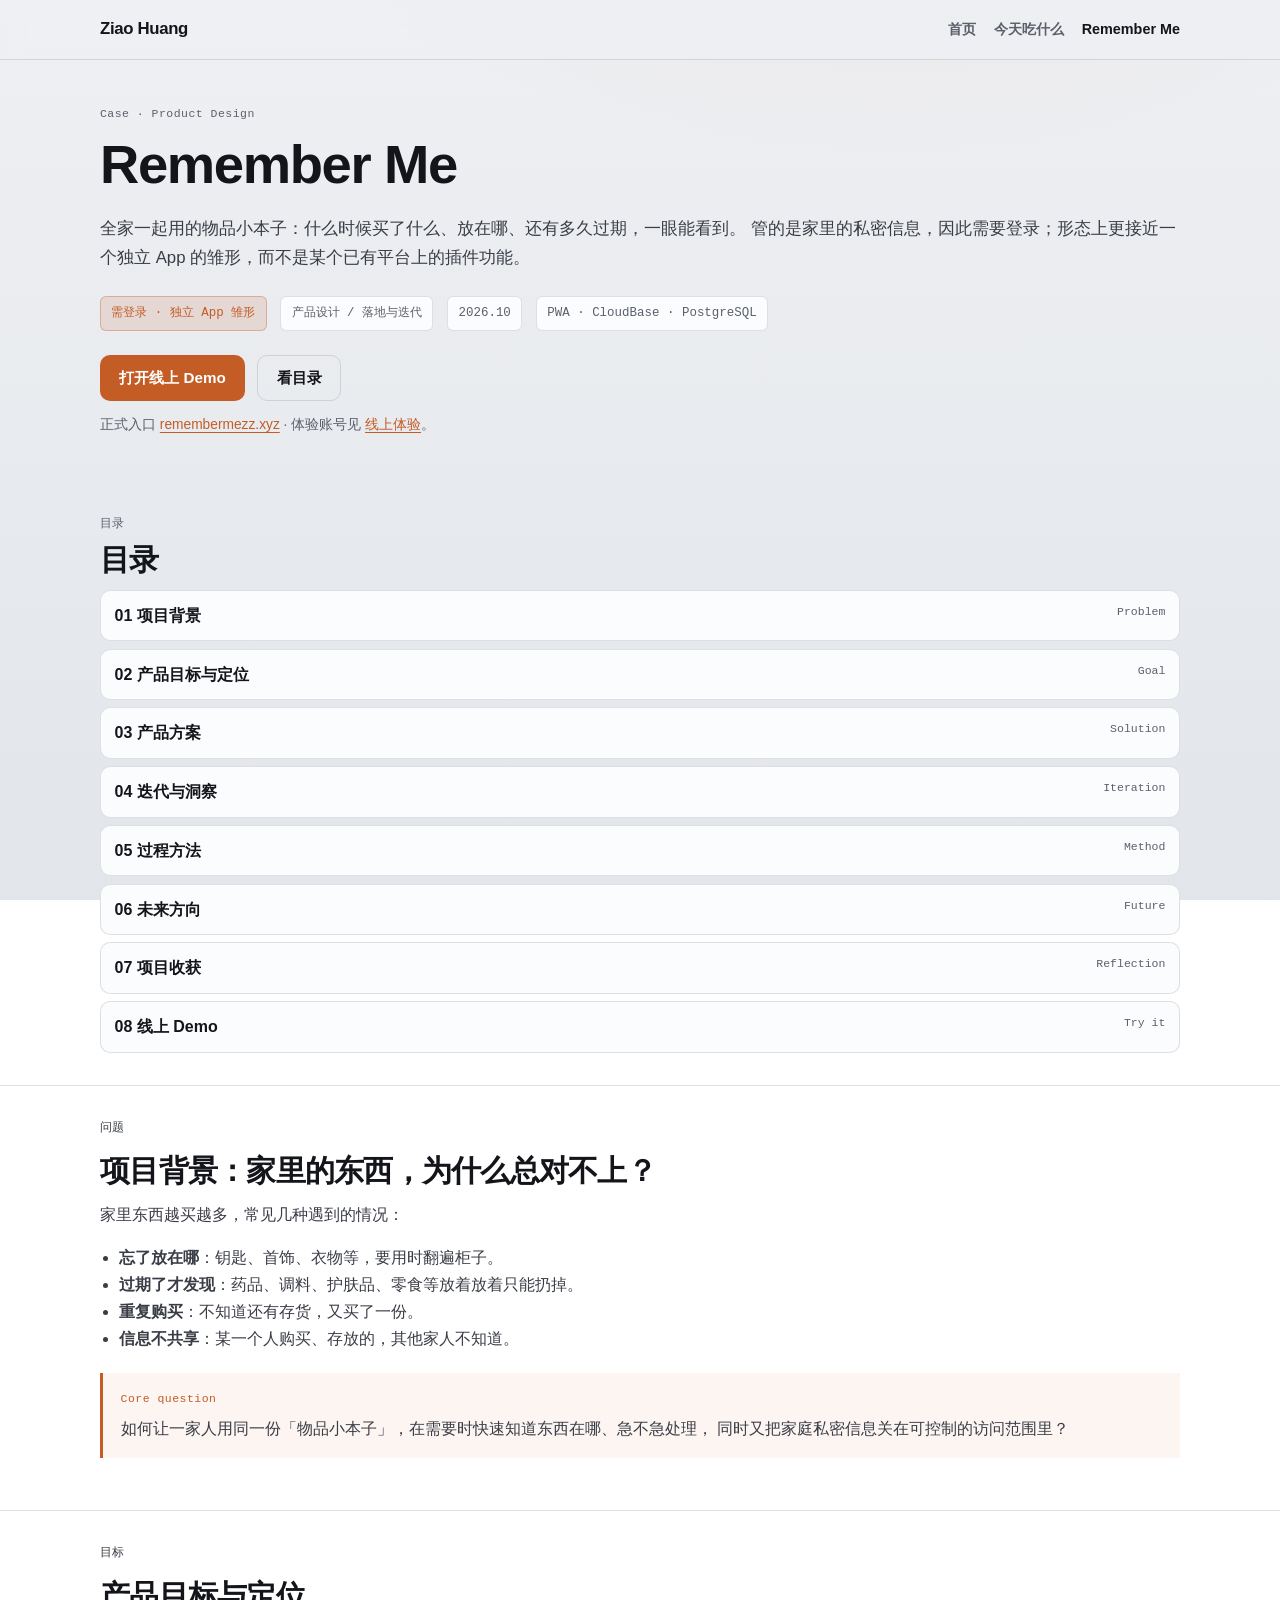
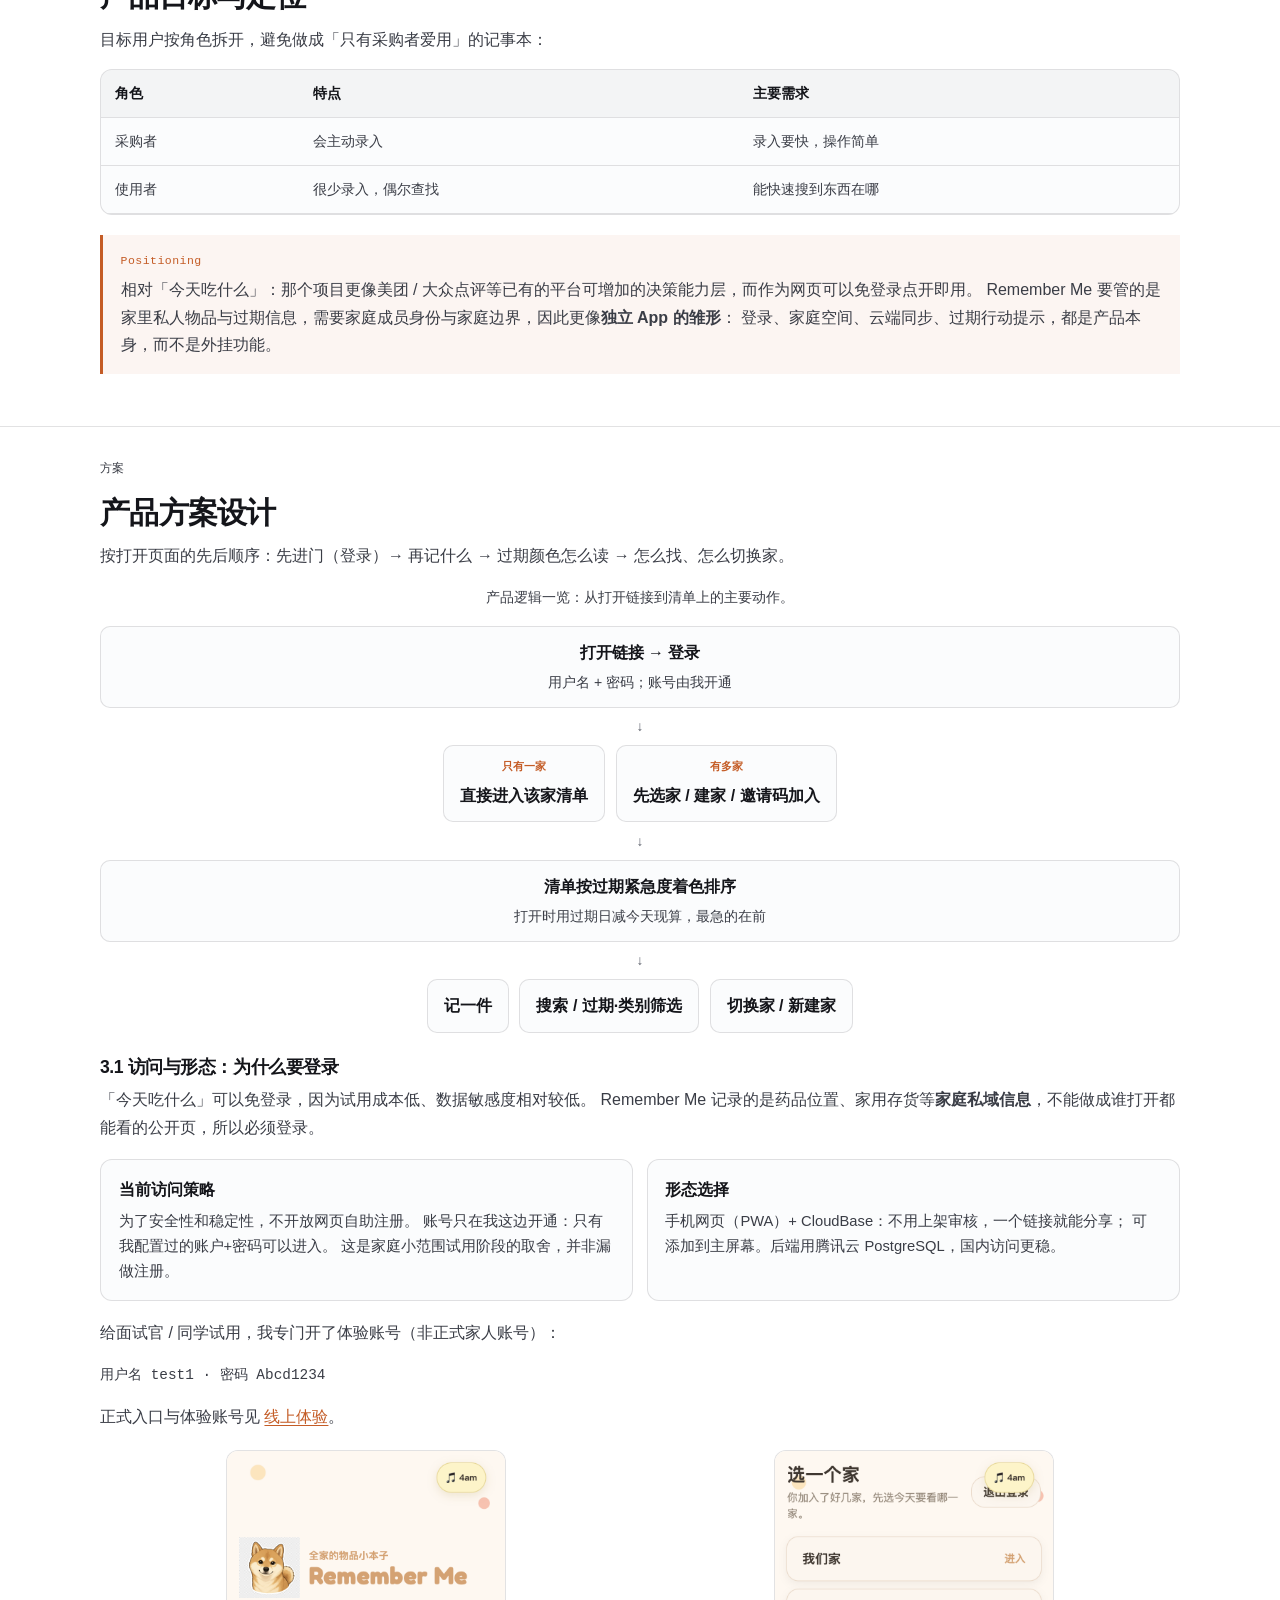
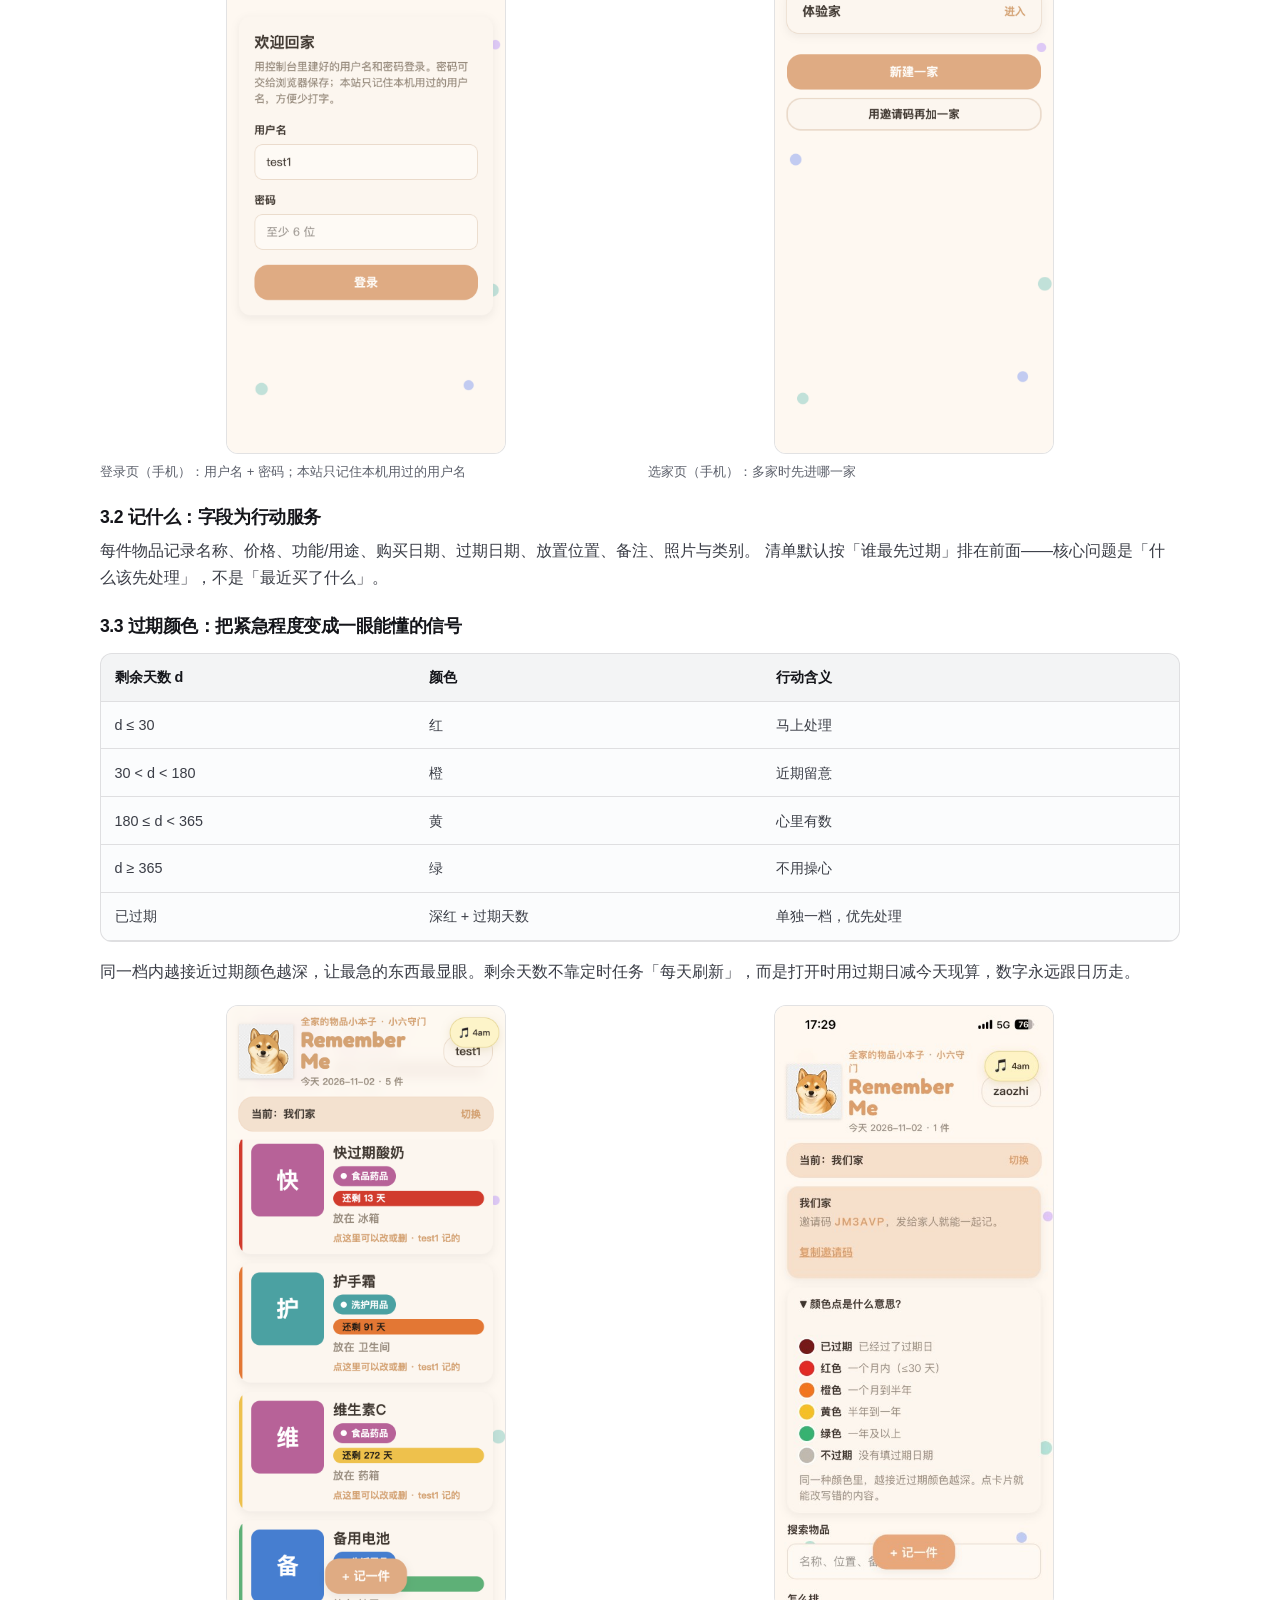
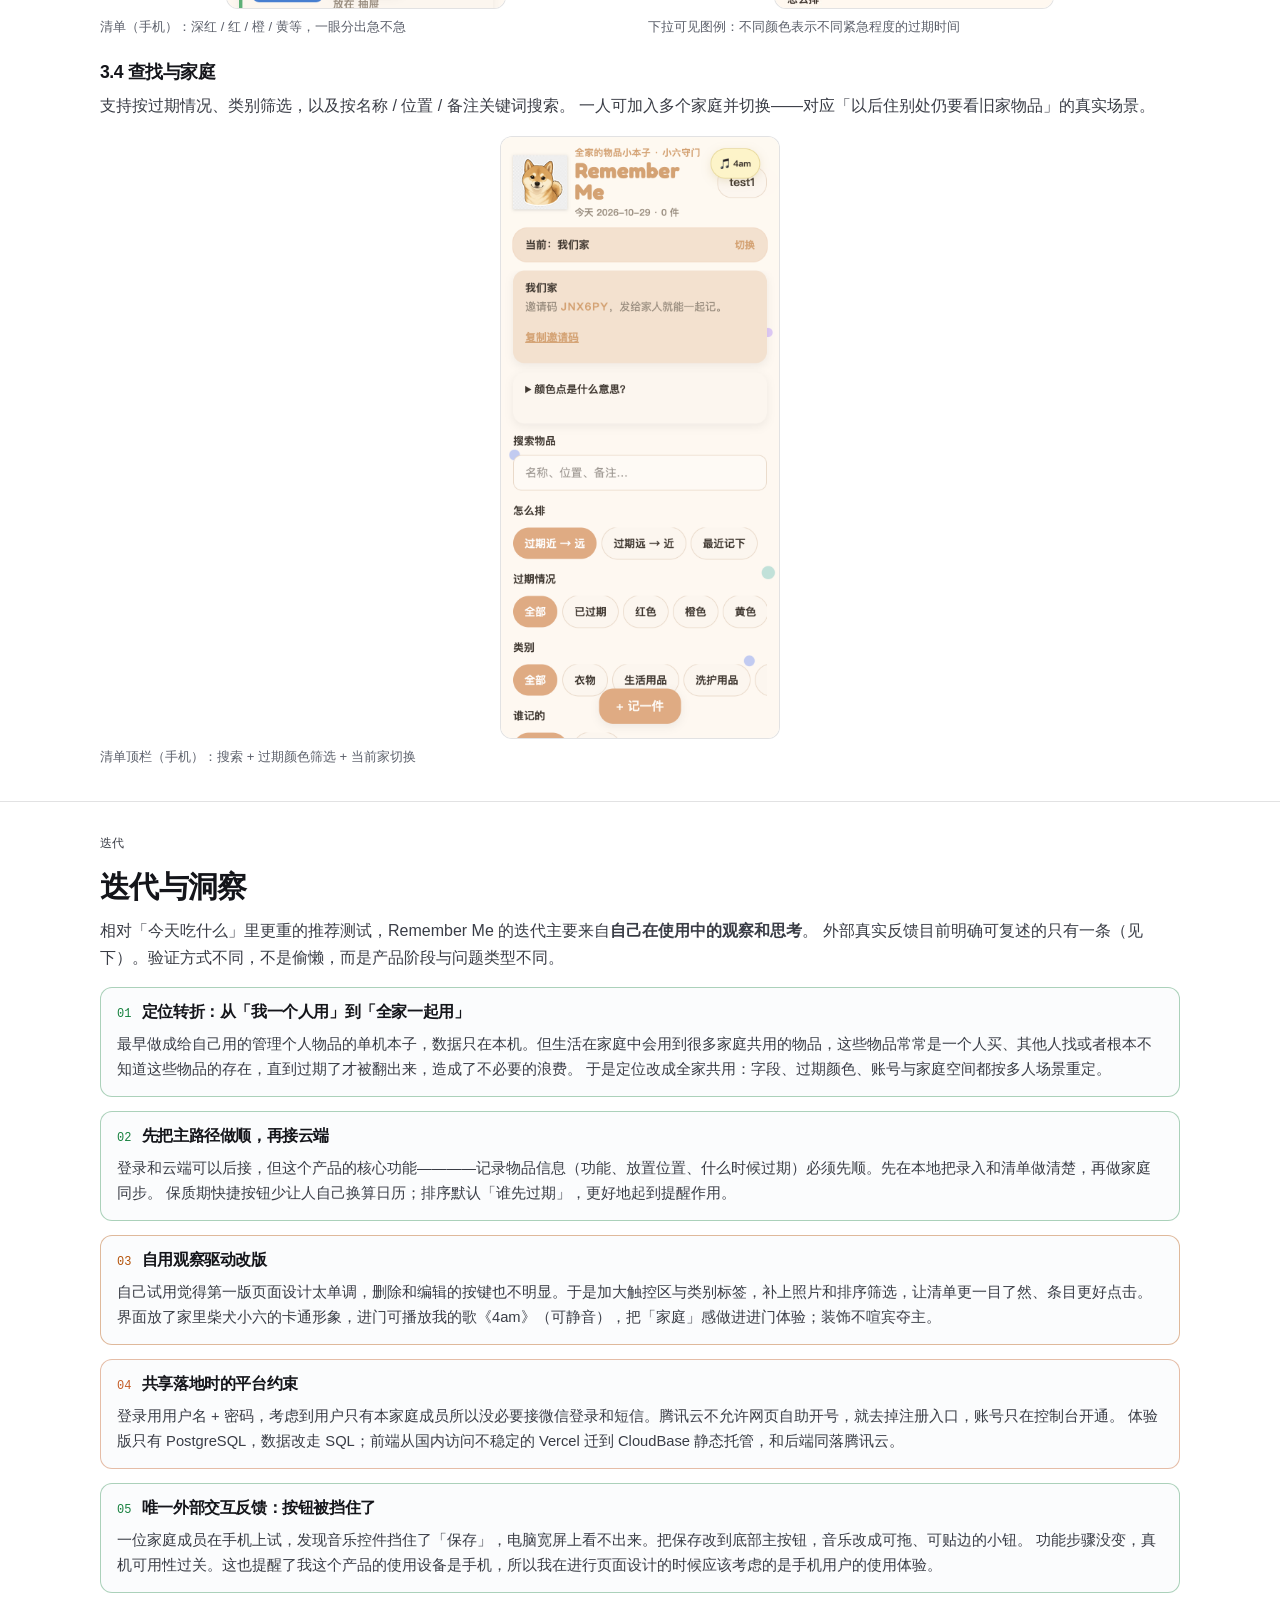
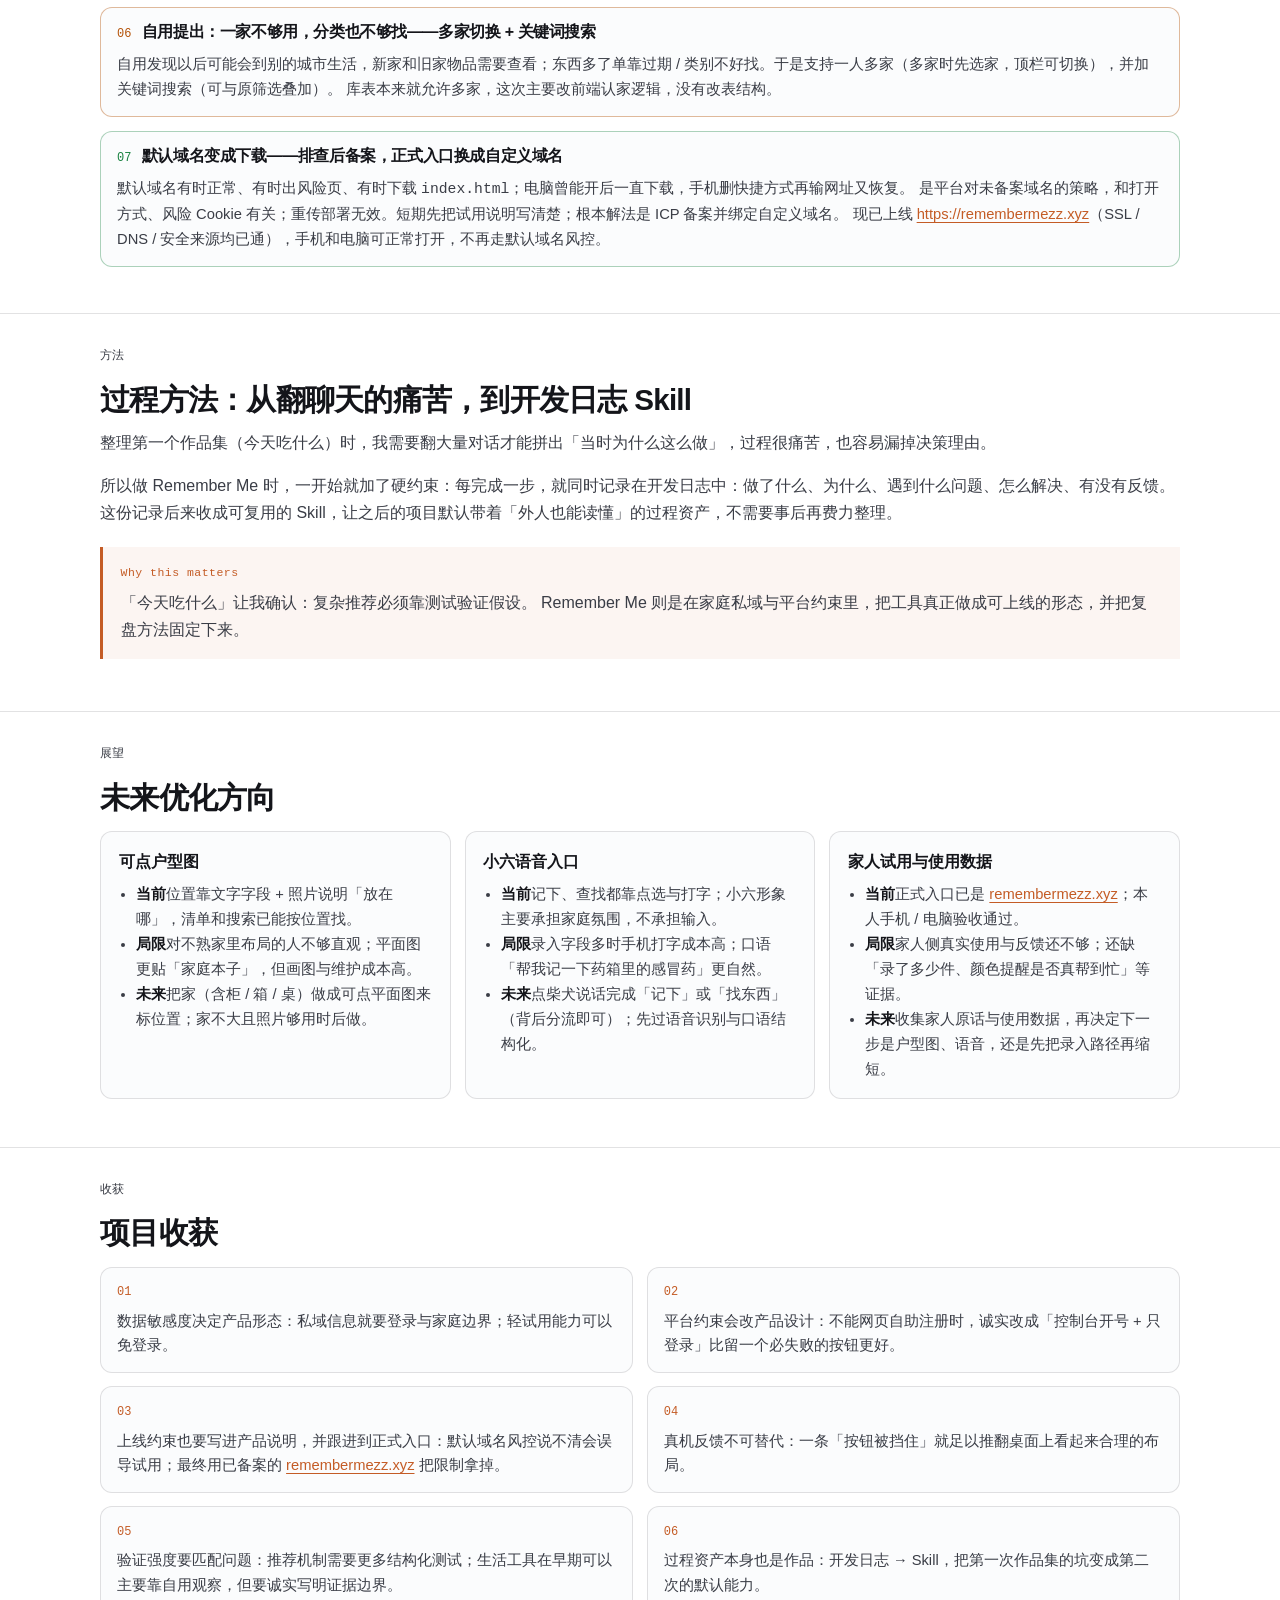
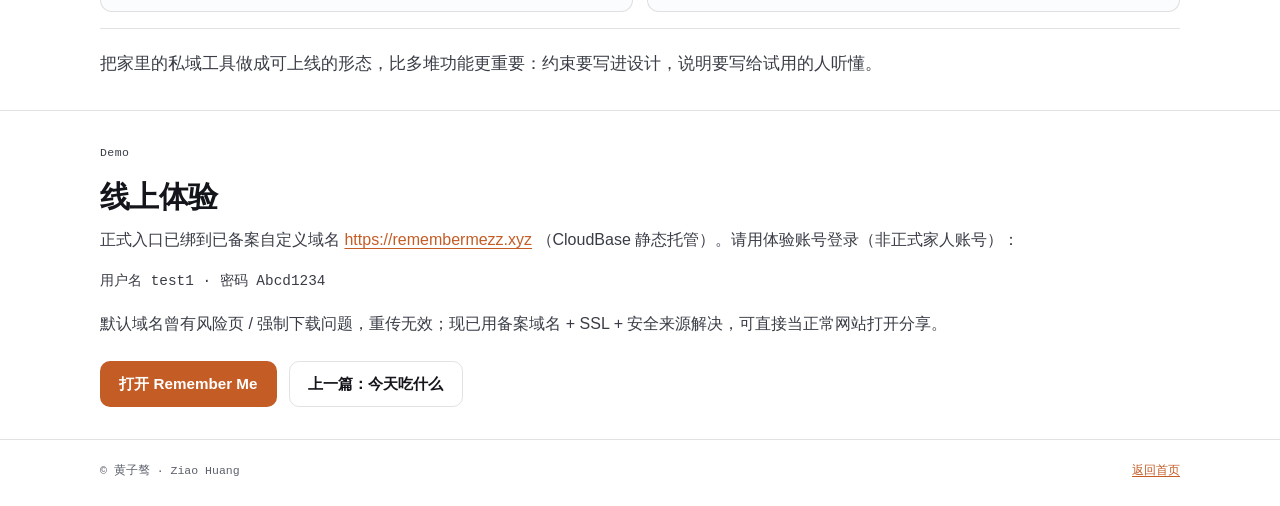
<file: remember-me.html>
<!DOCTYPE html>
<html lang="zh-CN">
<head>
  <meta charset="UTF-8" />
  <meta name="viewport" content="width=device-width, initial-scale=1" />
  <title>Remember Me｜Case Study · 黄子骜</title>
  <meta name="description" content="家庭物品本子 Remember Me 产品复盘：私域登录、过期提醒、上线约束与开发日志方法。" />
  <meta name="theme-color" content="#eef0f3" />
  <meta property="og:type" content="website" />
  <meta property="og:title" content="Remember Me｜Case Study · 黄子骜" />
  <meta property="og:description" content="家庭物品本子：私域登录、过期提醒、上线约束与开发日志方法。" />
  <meta property="og:image" content="https://ziao-huang-0108.github.io/ziao-huang.github.io/assets/hero/remember-me.jpg" />
  <link rel="icon" href="assets/icons/xiaoliu-192.png" type="image/png" />
  <link rel="stylesheet" href="css/site.css" />
</head>
<body>
  <header class="site-header">
    <div class="wrap inner">
      <a class="brand" href="index.html">Ziao Huang</a>
      <nav class="nav" aria-label="主导航">
        <a href="index.html">首页</a>
        <a href="eatwhat.html">今天吃什么</a>
        <a href="remember-me.html" aria-current="page">Remember Me</a>
      </nav>
    </div>
  </header>

  <main>
    <section class="case-hero">
      <div class="wrap">
        <p class="eyebrow">Case · Product Design</p>
        <h1>Remember Me</h1>
        <p class="lead">
          全家一起用的物品小本子：什么时候买了什么、放在哪、还有多久过期，一眼能看到。
          管的是家里的私密信息，因此需要登录；形态上更接近一个独立 App 的雏形，而不是某个已有平台上的插件功能。
        </p>
        <div class="meta-row">
          <span class="strong">需登录 · 独立 App 雏形</span>
          <span>产品设计 / 落地与迭代</span>
          <span>2026.10</span>
          <span>PWA · CloudBase · PostgreSQL</span>
        </div>
        <div class="actions">
          <a class="btn btn-primary" href="https://remembermezz.xyz" target="_blank" rel="noopener">打开线上 Demo</a>
          <a class="btn btn-secondary" href="#toc">看目录</a>
        </div>
        <p class="track-note" style="margin-top:12px">
          正式入口 <a href="https://remembermezz.xyz" target="_blank" rel="noopener">remembermezz.xyz</a>
          · 体验账号见 <a href="#demo">线上体验</a>。
        </p>
      </div>
    </section>

    <section class="section" id="toc">
      <div class="wrap">
        <p class="section-num">目录</p>
        <h2>目录</h2>
        <div class="toc">
          <a href="#problem">01 项目背景 <span>Problem</span></a>
          <a href="#goal">02 产品目标与定位 <span>Goal</span></a>
          <a href="#solution">03 产品方案 <span>Solution</span></a>
          <a href="#iteration">04 迭代与洞察 <span>Iteration</span></a>
          <a href="#method">05 过程方法 <span>Method</span></a>
          <a href="#future">06 未来方向 <span>Future</span></a>
          <a href="#reflection">07 项目收获 <span>Reflection</span></a>
          <a href="#demo">08 线上 Demo <span>Try it</span></a>
        </div>
      </div>
    </section>

    <section class="section" id="problem">
      <div class="wrap prose">
        <p class="section-num">问题</p>
        <h2>项目背景：家里的东西，为什么总对不上？</h2>
        <p>家里东西越买越多，常见几种遇到的情况：</p>
        <ul class="clean">
          <li><strong>忘了放在哪</strong>：钥匙、首饰、衣物等，要用时翻遍柜子。</li>
          <li><strong>过期了才发现</strong>：药品、调料、护肤品、零食等放着放着只能扔掉。</li>
          <li><strong>重复购买</strong>：不知道还有存货，又买了一份。</li>
          <li><strong>信息不共享</strong>：某一个人购买、存放的，其他家人不知道。</li>
        </ul>
        <div class="callout">
          <span class="label">Core question</span>
          <p>
            如何让一家人用同一份「物品小本子」，在需要时快速知道东西在哪、急不急处理，
            同时又把家庭私密信息关在可控制的访问范围里？
          </p>
        </div>
      </div>
    </section>

    <section class="section" id="goal">
      <div class="wrap prose">
        <p class="section-num">目标</p>
        <h2>产品目标与定位</h2>
        <p>目标用户按角色拆开，避免做成「只有采购者爱用」的记事本：</p>
        <div class="table-wrap">
          <table>
            <thead>
              <tr><th>角色</th><th>特点</th><th>主要需求</th></tr>
            </thead>
            <tbody>
              <tr><td>采购者</td><td>会主动录入</td><td>录入要快，操作简单</td></tr>
              <tr><td>使用者</td><td>很少录入，偶尔查找</td><td>能快速搜到东西在哪</td></tr>
            </tbody>
          </table>
        </div>
        <div class="callout">
          <span class="label">Positioning</span>
          <p>
            相对「今天吃什么」：那个项目更像美团 / 大众点评等已有的平台可增加的决策能力层，而作为网页可以免登录点开即用。
            Remember Me 要管的是家里私人物品与过期信息，需要家庭成员身份与家庭边界，因此更像<strong>独立 App 的雏形</strong>：
            登录、家庭空间、云端同步、过期行动提示，都是产品本身，而不是外挂功能。
          </p>
        </div>
      </div>
    </section>

    <section class="section" id="solution">
      <div class="wrap prose">
        <p class="section-num">方案</p>
        <h2>产品方案设计</h2>
        <p>按打开页面的先后顺序：先进门（登录）→ 再记什么 → 过期颜色怎么读 → 怎么找、怎么切换家。</p>
        <p class="flow-caption">产品逻辑一览：从打开链接到清单上的主要动作。</p>
        <div class="flow" aria-label="Remember Me 产品逻辑流程图">
          <div class="flow-step">打开链接 → 登录<span>用户名 + 密码；账号由我开通</span></div>
          <div class="flow-arrow">↓</div>
          <div class="flow-branch">
            <div class="flow-step">
              <span class="flow-branch-label">只有一家</span>
              直接进入该家清单
            </div>
            <div class="flow-step">
              <span class="flow-branch-label">有多家</span>
              先选家 / 建家 / 邀请码加入
            </div>
          </div>
          <div class="flow-arrow">↓</div>
          <div class="flow-step">清单按过期紧急度着色排序<span>打开时用过期日减今天现算，最急的在前</span></div>
          <div class="flow-arrow">↓</div>
          <div class="flow-actions">
            <div class="flow-step">记一件</div>
            <div class="flow-step">搜索 / 过期·类别筛选</div>
            <div class="flow-step">切换家 / 新建家</div>
          </div>
        </div>

        <h3 id="access">3.1 访问与形态：为什么要登录</h3>
        <p>
          「今天吃什么」可以免登录，因为试用成本低、数据敏感度相对较低。
          Remember Me 记录的是药品位置、家用存货等<strong>家庭私域信息</strong>，不能做成谁打开都能看的公开页，所以必须登录。
        </p>
        <div class="grid-2" style="margin:18px 0">
          <div class="panel">
            <div class="goal-title">当前访问策略</div>
            <p>
              为了安全性和稳定性，不开放网页自助注册。
              账号只在我这边开通：只有我配置过的账户+密码可以进入。
              这是家庭小范围试用阶段的取舍，并非漏做注册。
            </p>
          </div>
          <div class="panel">
            <div class="goal-title">形态选择</div>
            <p>
              手机网页（PWA）+ CloudBase：不用上架审核，一个链接就能分享；
              可添加到主屏幕。后端用腾讯云 PostgreSQL，国内访问更稳。
            </p>
          </div>
        </div>
        <p>给面试官 / 同学试用，我专门开了体验账号（非正式家人账号）：</p>
        <p class="cred">用户名 test1 · 密码 Abcd1234</p>
        <p>正式入口与体验账号见 <a href="#demo">线上体验</a>。</p>
        <div class="shot-phone-row" style="margin-top:20px">
          <figure class="shot shot-phone">
            <img loading="lazy" decoding="async" src="assets/remember-me/03-login.png" alt="Remember Me 登录页（手机）" />
            <figcaption>登录页（手机）：用户名 + 密码；本站只记住本机用过的用户名</figcaption>
          </figure>
          <figure class="shot shot-phone">
            <img loading="lazy" decoding="async" src="assets/remember-me/04-pick-home.png" alt="登录后选择家庭（手机）" />
            <figcaption>选家页（手机）：多家时先进哪一家</figcaption>
          </figure>
        </div>

        <h3>3.2 记什么：字段为行动服务</h3>
        <p>
          每件物品记录名称、价格、功能/用途、购买日期、过期日期、放置位置、备注、照片与类别。
          清单默认按「谁最先过期」排在前面——核心问题是「什么该先处理」，不是「最近买了什么」。
        </p>

        <h3>3.3 过期颜色：把紧急程度变成一眼能懂的信号</h3>
        <div class="table-wrap">
          <table>
            <thead>
              <tr><th>剩余天数 d</th><th>颜色</th><th>行动含义</th></tr>
            </thead>
            <tbody>
              <tr><td>d ≤ 30</td><td>红</td><td>马上处理</td></tr>
              <tr><td>30 &lt; d &lt; 180</td><td>橙</td><td>近期留意</td></tr>
              <tr><td>180 ≤ d &lt; 365</td><td>黄</td><td>心里有数</td></tr>
              <tr><td>d ≥ 365</td><td>绿</td><td>不用操心</td></tr>
              <tr><td>已过期</td><td>深红 + 过期天数</td><td>单独一档，优先处理</td></tr>
            </tbody>
          </table>
        </div>
        <p>同一档内越接近过期颜色越深，让最急的东西最显眼。剩余天数不靠定时任务「每天刷新」，而是打开时用过期日减今天现算，数字永远跟日历走。</p>
        <div class="shot-phone-row" style="margin-top:20px">
          <figure class="shot shot-phone">
            <img loading="lazy" decoding="async" src="assets/remember-me/05-items-colored.png" alt="不同过期紧急程度的物品清单（手机）" />
            <figcaption>清单（手机）：深红 / 红 / 橙 / 黄等，一眼分出急不急</figcaption>
          </figure>
          <figure class="shot shot-phone">
            <img loading="lazy" decoding="async" src="assets/remember-me/05-expiry-colors.png" alt="过期颜色图例说明（手机）" />
            <figcaption>下拉可见图例：不同颜色表示不同紧急程度的过期时间</figcaption>
          </figure>
        </div>

        <h3>3.4 查找与家庭</h3>
        <p>
          支持按过期情况、类别筛选，以及按名称 / 位置 / 备注关键词搜索。
          一人可加入多个家庭并切换——对应「以后住别处仍要看旧家物品」的真实场景。
        </p>
        <figure class="shot shot-phone">
          <img loading="lazy" decoding="async" src="assets/remember-me/02-list.png" alt="Remember Me 清单界面（手机）" />
          <figcaption>清单顶栏（手机）：搜索 + 过期颜色筛选 + 当前家切换</figcaption>
        </figure>
      </div>
    </section>

    <section class="section" id="iteration">
      <div class="wrap prose">
        <p class="section-num">迭代</p>
        <h2>迭代与洞察</h2>
        <p>
          相对「今天吃什么」里更重的推荐测试，Remember Me 的迭代主要来自<strong>自己在使用中的观察和思考</strong>。
          外部真实反馈目前明确可复述的只有一条（见下）。验证方式不同，不是偷懒，而是产品阶段与问题类型不同。
        </p>

        <div class="issue ok">
          <div class="head"><span class="num">01</span><h3>定位转折：从「我一个人用」到「全家一起用」</h3></div>
          <p>
            最早做成给自己用的管理个人物品的单机本子，数据只在本机。但生活在家庭中会用到很多家庭共用的物品，这些物品常常是一个人买、其他人找或者根本不知道这些物品的存在，直到过期了才被翻出来，造成了不必要的浪费。
            于是定位改成全家共用：字段、过期颜色、账号与家庭空间都按多人场景重定。
          </p>
        </div>
        <div class="issue ok">
          <div class="head"><span class="num">02</span><h3>先把主路径做顺，再接云端</h3></div>
          <p>
            登录和云端可以后接，但这个产品的核心功能————记录物品信息（功能、放置位置、什么时候过期）必须先顺。先在本地把录入和清单做清楚，再做家庭同步。
            保质期快捷按钮少让人自己换算日历；排序默认「谁先过期」，更好地起到提醒作用。
          </p>
        </div>
        <div class="issue warn">
          <div class="head"><span class="num">03</span><h3>自用观察驱动改版</h3></div>
          <p>
            自己试用觉得第一版页面设计太单调，删除和编辑的按键也不明显。于是加大触控区与类别标签，补上照片和排序筛选，让清单更一目了然、条目更好点击。
            界面放了家里柴犬小六的卡通形象，进门可播放我的歌《4am》（可静音），把「家庭」感做进进门体验；装饰不喧宾夺主。
          </p>
        </div>
        <div class="issue">
          <div class="head"><span class="num">04</span><h3>共享落地时的平台约束</h3></div>
          <p>
            登录用用户名 + 密码，考虑到用户只有本家庭成员所以没必要接微信登录和短信。腾讯云不允许网页自助开号，就去掉注册入口，账号只在控制台开通。
            体验版只有 PostgreSQL，数据改走 SQL；前端从国内访问不稳定的 Vercel 迁到 CloudBase 静态托管，和后端同落腾讯云。
          </p>
        </div>
        <div class="issue ok">
          <div class="head"><span class="num">05</span><h3>唯一外部交互反馈：按钮被挡住了</h3></div>
          <p>
            一位家庭成员在手机上试，发现音乐控件挡住了「保存」，电脑宽屏上看不出来。把保存改到底部主按钮，音乐改成可拖、可贴边的小钮。
            功能步骤没变，真机可用性过关。这也提醒了我这个产品的使用设备是手机，所以我在进行页面设计的时候应该考虑的是手机用户的使用体验。
          </p>
        </div>
        <div class="issue warn">
          <div class="head"><span class="num">06</span><h3>自用提出：一家不够用，分类也不够找——多家切换 + 关键词搜索</h3></div>
          <p>
            自用发现以后可能会到别的城市生活，新家和旧家物品需要查看；东西多了单靠过期 / 类别不好找。于是支持一人多家（多家时先选家，顶栏可切换），并加关键词搜索（可与原筛选叠加）。
            库表本来就允许多家，这次主要改前端认家逻辑，没有改表结构。
          </p>
        </div>
        <div class="issue ok">
          <div class="head"><span class="num">07</span><h3>默认域名变成下载——排查后备案，正式入口换成自定义域名</h3></div>
          <p>
            默认域名有时正常、有时出风险页、有时下载 <code>index.html</code>；电脑曾能开后一直下载，手机删快捷方式再输网址又恢复。
            是平台对未备案域名的策略，和打开方式、风险 Cookie 有关；重传部署无效。短期先把试用说明写清楚；根本解法是 ICP 备案并绑定自定义域名。
            现已上线 <a href="https://remembermezz.xyz" target="_blank" rel="noopener">https://remembermezz.xyz</a>（SSL / DNS / 安全来源均已通），手机和电脑可正常打开，不再走默认域名风控。
          </p>
        </div>
      </div>
    </section>

    <section class="section" id="method">
      <div class="wrap prose">
        <p class="section-num">方法</p>
        <h2>过程方法：从翻聊天的痛苦，到开发日志 Skill</h2>
        <p>
          整理第一个作品集（今天吃什么）时，我需要翻大量对话才能拼出「当时为什么这么做」，过程很痛苦，也容易漏掉决策理由。
        </p>
        <p>
          所以做 Remember Me 时，一开始就加了硬约束：每完成一步，就同时记录在开发日志中：做了什么、为什么、遇到什么问题、怎么解决、有没有反馈。
          这份记录后来收成可复用的 Skill，让之后的项目默认带着「外人也能读懂」的过程资产，不需要事后再费力整理。
        </p>
        <div class="callout">
          <span class="label">Why this matters</span>
          <p>
            「今天吃什么」让我确认：复杂推荐必须靠测试验证假设。
            Remember Me 则是在家庭私域与平台约束里，把工具真正做成可上线的形态，并把复盘方法固定下来。
          </p>
        </div>
      </div>
    </section>

    <section class="section" id="future">
      <div class="wrap prose">
        <p class="section-num">展望</p>
        <h2>未来优化方向</h2>
        <div class="grid-3">
          <div class="panel">
            <div class="goal-title">可点户型图</div>
            <ul class="future-detail">
              <li><strong>当前</strong>位置靠文字字段 + 照片说明「放在哪」，清单和搜索已能按位置找。</li>
              <li><strong>局限</strong>对不熟家里布局的人不够直观；平面图更贴「家庭本子」，但画图与维护成本高。</li>
              <li><strong>未来</strong>把家（含柜 / 箱 / 桌）做成可点平面图来标位置；家不大且照片够用时后做。</li>
            </ul>
          </div>
          <div class="panel">
            <div class="goal-title">小六语音入口</div>
            <ul class="future-detail">
              <li><strong>当前</strong>记下、查找都靠点选与打字；小六形象主要承担家庭氛围，不承担输入。</li>
              <li><strong>局限</strong>录入字段多时手机打字成本高；口语「帮我记一下药箱里的感冒药」更自然。</li>
              <li><strong>未来</strong>点柴犬说话完成「记下」或「找东西」（背后分流即可）；先过语音识别与口语结构化。</li>
            </ul>
          </div>
          <div class="panel">
            <div class="goal-title">家人试用与使用数据</div>
            <ul class="future-detail">
              <li><strong>当前</strong>正式入口已是 <a href="https://remembermezz.xyz" target="_blank" rel="noopener">remembermezz.xyz</a>；本人手机 / 电脑验收通过。</li>
              <li><strong>局限</strong>家人侧真实使用与反馈还不够；还缺「录了多少件、颜色提醒是否真帮到忙」等证据。</li>
              <li><strong>未来</strong>收集家人原话与使用数据，再决定下一步是户型图、语音，还是先把录入路径再缩短。</li>
            </ul>
          </div>
        </div>
      </div>
    </section>

    <section class="section" id="reflection">
      <div class="wrap prose">
        <p class="section-num">收获</p>
        <h2>项目收获</h2>
        <div class="insights">
          <article class="insight">
            <span class="insight-num">01</span>
            <p>数据敏感度决定产品形态：私域信息就要登录与家庭边界；轻试用能力可以免登录。</p>
          </article>
          <article class="insight">
            <span class="insight-num">02</span>
            <p>平台约束会改产品设计：不能网页自助注册时，诚实改成「控制台开号 + 只登录」比留一个必失败的按钮更好。</p>
          </article>
          <article class="insight">
            <span class="insight-num">03</span>
            <p>上线约束也要写进产品说明，并跟进到正式入口：默认域名风控说不清会误导试用；最终用已备案的 <a href="https://remembermezz.xyz" target="_blank" rel="noopener">remembermezz.xyz</a> 把限制拿掉。</p>
          </article>
          <article class="insight">
            <span class="insight-num">04</span>
            <p>真机反馈不可替代：一条「按钮被挡住」就足以推翻桌面上看起来合理的布局。</p>
          </article>
          <article class="insight">
            <span class="insight-num">05</span>
            <p>验证强度要匹配问题：推荐机制需要更多结构化测试；生活工具在早期可以主要靠自用观察，但要诚实写明证据边界。</p>
          </article>
          <article class="insight">
            <span class="insight-num">06</span>
            <p>过程资产本身也是作品：开发日志 → Skill，把第一次作品集的坑变成第二次的默认能力。</p>
          </article>
        </div>
        <p class="reflection-close">把家里的私域工具做成可上线的形态，比多堆功能更重要：约束要写进设计，说明要写给试用的人听懂。</p>
      </div>
    </section>

    <section class="section" id="demo">
      <div class="wrap prose">
        <p class="section-num">Demo</p>
        <h2>线上体验</h2>
        <p>
          正式入口已绑到已备案自定义域名
          <a href="https://remembermezz.xyz" target="_blank" rel="noopener">https://remembermezz.xyz</a>
          （CloudBase 静态托管）。请用体验账号登录（非正式家人账号）：
        </p>
        <p class="cred">用户名 test1 · 密码 Abcd1234</p>
        <p>
          默认域名曾有风险页 / 强制下载问题，重传无效；现已用备案域名 + SSL + 安全来源解决，可直接当正常网站打开分享。
        </p>
        <div class="actions">
          <a class="btn btn-primary" href="https://remembermezz.xyz" target="_blank" rel="noopener">打开 Remember Me</a>
          <a class="btn btn-secondary" href="eatwhat.html">上一篇：今天吃什么</a>
        </div>
      </div>
    </section>
  </main>

  <footer class="site-footer">
    <div class="wrap inner">
      <span>© 黄子骜 · Ziao Huang</span>
      <a href="index.html">返回首页</a>
    </div>
  </footer>
</body>
</html>
</file>
<file: css/site.css>
/* Rhythm Portfolio · Count-in Gallery
   cool paper + ink + amber · system UI stack (no webfont wait) */

:root {
  --paper: #eef0f3;
  --paper-deep: #e2e5ea;
  --surface: #fbfcfd;
  --ink: #14151a;
  --ink-soft: #3a3d46;
  --ink-mute: #5c606b;
  --amber: #c45c26;
  --amber-soft: rgba(196, 92, 38, 0.14);
  --line: rgba(20, 21, 26, 0.12);
  --warn: #b45309;
  --ok: #15803d;
  --danger: #b91c1c;
  --shadow: 0 18px 40px rgba(20, 21, 26, 0.12);
  --max: 1080px;
  --font-display: "PingFang SC", "Hiragino Sans GB", "Microsoft YaHei", "Helvetica Neue", Helvetica, Arial, sans-serif;
  --font-body: "PingFang SC", "Hiragino Sans GB", "Microsoft YaHei", "Helvetica Neue", Helvetica, Arial, sans-serif;
  --font-mono: ui-monospace, "SF Mono", Menlo, Consolas, monospace;
  --ease: cubic-bezier(0.22, 1, 0.36, 1);
}

*,
*::before,
*::after {
  box-sizing: border-box;
}

html {
  scroll-behavior: smooth;
}

body {
  margin: 0;
  color: var(--ink);
  font-family: var(--font-body);
  font-size: 16px;
  line-height: 1.7;
  background:
    radial-gradient(ellipse 80% 50% at 70% -10%, rgba(196, 92, 38, 0.07), transparent 55%),
    linear-gradient(180deg, var(--paper) 0%, var(--paper-deep) 100%);
  background-attachment: fixed;
  min-height: 100vh;
  -webkit-font-smoothing: antialiased;
}

img {
  max-width: 100%;
  display: block;
}

a {
  color: var(--amber);
  text-decoration-thickness: 1px;
  text-underline-offset: 0.2em;
}

a:hover {
  color: var(--ink);
}

:focus-visible {
  outline: 2px solid var(--amber);
  outline-offset: 3px;
}

.btn:focus-visible,
.nav a:focus-visible,
.brand:focus-visible {
  outline: 2px solid var(--amber);
  outline-offset: 3px;
}

.wrap {
  width: min(var(--max), calc(100% - 2.5rem));
  margin-inline: auto;
}

/* —— Header —— */
.site-header {
  position: sticky;
  top: 0;
  z-index: 20;
  backdrop-filter: blur(10px);
  background: rgba(238, 240, 243, 0.88);
  border-bottom: 1px solid var(--line);
}

.site-header .inner {
  display: flex;
  align-items: baseline;
  justify-content: space-between;
  gap: 1.25rem;
  padding: 0.95rem 0;
}

.brand {
  font-family: var(--font-display);
  font-weight: 700;
  font-size: 1.05rem;
  color: var(--ink);
  text-decoration: none;
  letter-spacing: -0.02em;
}

.nav {
  display: flex;
  flex-wrap: wrap;
  gap: 0.35rem 1.1rem;
  font-size: 0.9rem;
  font-weight: 600;
}

.nav a {
  color: var(--ink-mute);
  text-decoration: none;
}

.nav a:hover,
.nav a[aria-current="page"] {
  color: var(--ink);
}

/* —— Type helpers —— */
.eyebrow,
.section-num,
.track-meta,
.callout .label {
  font-family: var(--font-mono);
  font-size: 0.72rem;
  letter-spacing: 0.04em;
  color: var(--ink-mute);
  font-weight: 500;
  margin: 0 0 0.55rem;
  text-transform: none;
}

h1,
h2,
h3 {
  line-height: 1.2;
  letter-spacing: -0.025em;
  font-family: var(--font-display);
}

h1 {
  font-size: clamp(2.1rem, 4.8vw, 3.4rem);
  margin: 0 0 1rem;
  font-weight: 800;
}

h2 {
  font-size: clamp(1.4rem, 2.8vw, 1.85rem);
  margin: 0 0 0.75rem;
  font-weight: 700;
}

h3 {
  font-size: 1.1rem;
  margin: 1.5rem 0 0.55rem;
  font-weight: 700;
}

.lead {
  font-size: 1.05rem;
  color: var(--ink-soft);
  max-width: none;
  margin: 0 0 1.5rem;
  line-height: 1.75;
}

/* 首页英雄区仍收窄一行，避免和双手机抢视线 */
.home-hero .lead {
  max-width: 40rem;
}

/* —— Buttons —— */
.actions {
  display: flex;
  flex-wrap: wrap;
  gap: 0.75rem;
  margin-top: 1.5rem;
}

.btn {
  display: inline-flex;
  align-items: center;
  justify-content: center;
  min-height: 46px;
  padding: 0 1.15rem;
  border-radius: 10px;
  border: 1px solid transparent;
  font-family: var(--font-display);
  font-weight: 700;
  font-size: 0.95rem;
  text-decoration: none;
  transition: transform 0.15s var(--ease), background 0.15s ease, color 0.15s ease;
}

.btn:hover {
  transform: translateY(-1px);
}

.btn-primary {
  background: var(--amber);
  color: #fff;
}

.btn-primary:hover {
  background: var(--ink);
  color: #fff;
}

.btn-secondary {
  background: transparent;
  border-color: var(--line);
  color: var(--ink);
}

.btn-secondary:hover {
  border-color: var(--ink);
  color: var(--ink);
}

.btn-ghost {
  background: var(--surface);
  border-color: var(--line);
  color: var(--ink-soft);
  font-size: 0.88rem;
  min-height: 40px;
}

/* —— Home hero —— */
.home-hero {
  position: relative;
  padding: 2.75rem 0 2.5rem;
  overflow: visible;
}

.beat-rail {
  position: absolute;
  inset: 0 0 4rem 0;
  display: flex;
  justify-content: space-evenly;
  pointer-events: none;
  opacity: 0.35;
  overflow: hidden;
}

.beat-rail span {
  width: 1px;
  height: 70%;
  margin-top: 8%;
  background: linear-gradient(
    180deg,
    transparent,
    rgba(20, 21, 26, 0.16) 20%,
    rgba(196, 92, 38, 0.28) 50%,
    rgba(20, 21, 26, 0.12) 80%,
    transparent
  );
}

.home-hero .wrap {
  position: relative;
  display: flex;
  flex-direction: column;
  align-items: stretch;
  gap: 0;
}

.home-hero h1 {
  margin-bottom: 0.85rem;
}

.hero-copy {
  max-width: 40rem;
}

.hero-phones {
  position: relative;
  display: flex;
  align-items: flex-end;
  justify-content: center;
  gap: 1.25rem;
  margin: 1.75rem 0 0.5rem;
  padding: 0.5rem 0 1.25rem;
}

.phone {
  position: relative;
  margin: 0;
  width: min(42vw, 220px);
  flex: 0 0 auto;
}

.phone-bezel {
  position: relative;
  border-radius: 28px;
  padding: 10px;
  background: #0b0b0d;
  box-shadow:
    0 0 0 1px rgba(255, 255, 255, 0.08) inset,
    0 22px 50px rgba(20, 21, 26, 0.22);
}

.phone-island {
  position: absolute;
  top: 16px;
  left: 50%;
  z-index: 2;
  width: 28%;
  height: 11px;
  transform: translateX(-50%);
  border-radius: 999px;
  background: #0b0b0d;
  box-shadow: 0 0 0 1px rgba(255, 255, 255, 0.06);
  pointer-events: none;
}

.phone-bezel img {
  width: 100%;
  height: auto;
  display: block;
  border-radius: 18px;
  background: #fff;
}

.phone-a {
  z-index: 2;
  transform: rotate(-2.5deg);
}

.phone-b {
  z-index: 1;
  transform: rotate(2.8deg);
  margin-bottom: 0.35rem;
}

.hero-actions {
  justify-content: flex-start;
  margin-top: 0.75rem;
  margin-bottom: 0.5rem;
}

.hero-contact {
  margin: 0.35rem 0 0;
  font-size: 0.95rem;
  color: var(--ink-mute);
}

.hero-contact a {
  color: var(--ink-soft);
}

/* Count-in: visible by default; animate only when .anim is set */
.ci {
  opacity: 1;
}

@media (prefers-reduced-motion: no-preference) {
  @keyframes count-in {
    from {
      opacity: 0;
      transform: translateY(14px);
    }
    to {
      opacity: 1;
      transform: translateY(0);
    }
  }
  @keyframes count-in-phone-a {
    from {
      opacity: 0;
      transform: translateY(28px) scale(0.97) rotate(-3.5deg);
    }
    to {
      opacity: 1;
      transform: translateY(0) scale(1) rotate(-2.5deg);
    }
  }
  @keyframes count-in-phone-b {
    from {
      opacity: 0;
      transform: translateY(28px) scale(0.97) rotate(4deg);
    }
    to {
      opacity: 1;
      transform: translateY(0) scale(1) rotate(2.8deg);
    }
  }

  html.anim .ci {
    opacity: 0;
    animation: count-in 0.7s var(--ease) forwards;
  }
  html.anim .ci-nav {
    animation-delay: 0.05s;
  }
  html.anim .ci-title {
    animation-delay: 0.18s;
  }
  html.anim .ci-lead {
    animation-delay: 0.28s;
  }
  html.anim .ci-cta {
    animation-delay: 0.38s;
  }
  html.anim .ci-phone-a {
    opacity: 0;
    animation: count-in-phone-a 0.85s var(--ease) 0.32s forwards;
  }
  html.anim .ci-phone-b {
    opacity: 0;
    animation: count-in-phone-b 0.85s var(--ease) 0.45s forwards;
  }
}

/* —— Section title sitting on a horizontal rule: —— 标题 —— */
h2.rule-title {
  display: grid;
  grid-template-columns: 1fr auto 1fr;
  align-items: center;
  column-gap: 1rem;
  width: 100%;
  margin: 0;
  padding: 0.15rem 0;
  font-size: 0.88rem;
  font-weight: 600;
  line-height: 1.2;
  letter-spacing: 0.06em;
  color: var(--ink-mute);
  text-align: center;
}

h2.rule-title::before,
h2.rule-title::after {
  content: "";
  height: 1px;
  background: rgba(20, 21, 26, 0.18);
}

h2.rule-title span {
  grid-column: 2;
}

/* —— Project tracks (icon + copy + demos) —— */
.tracks {
  padding: 0.35rem 0 0;
}

.track {
  display: grid;
  grid-template-columns: 88px 1fr;
  gap: 1.25rem 1.75rem;
  align-items: start;
  padding: 1.75rem 0;
  border-top: 1px solid var(--line);
}

.track:first-of-type {
  border-top: 1px solid var(--line);
  margin-top: 0;
  padding-top: 1.75rem;
}

.track:last-of-type {
  border-bottom: 0;
  padding-bottom: 0.15rem;
}

.track-icon {
  width: 88px;
  height: 88px;
  border-radius: 20px;
  background: var(--surface);
  border: 1px solid var(--line);
  display: grid;
  place-items: center;
  box-shadow: 0 8px 20px rgba(20, 21, 26, 0.06);
}

.track-icon img,
.track-icon svg {
  width: 52px;
  height: 52px;
}

.track-icon svg {
  color: var(--amber);
}

.track-body h2 {
  margin-bottom: 0.45rem;
}

.track-body h2 a {
  color: inherit;
  text-decoration: none;
}

.track-body h2 a:hover {
  color: var(--amber);
}

.track-body > p {
  color: var(--ink-soft);
  margin: 0 0 1rem;
  max-width: 44em;
  font-size: 0.98rem;
}

.track-actions {
  display: flex;
  flex-wrap: wrap;
  gap: 0.6rem;
  align-items: center;
}

.track-note {
  margin-top: 0.85rem;
  font-size: 0.86rem;
  color: var(--ink-mute);
  max-width: 44em;
}

.track-note .cred {
  display: inline;
  margin: 0;
  font-family: var(--font-mono);
  font-size: 0.84rem;
  color: var(--ink);
  background: var(--amber-soft);
  padding: 0.1em 0.35em;
  border-radius: 4px;
}

.notice-inline {
  margin-top: 0.75rem;
  font-size: 0.84rem;
  line-height: 1.55;
  color: var(--ink-soft);
  padding: 0.75rem 0.9rem;
  border-left: 3px solid var(--amber);
  background: rgba(196, 92, 38, 0.06);
  max-width: 44em;
}

/* —— About —— */
.about {
  padding: 0 0 3rem;
  margin-top: -0.15rem;
}

.about .rule-title {
  margin: 0 0 0.75rem;
}

.about p {
  color: var(--ink-soft);
  max-width: 40em;
  margin: 0 0 0.85rem;
}

.music-line {
  margin-top: 1.1rem;
  color: var(--ink-mute);
  font-size: 0.95rem;
}

.music-line a {
  color: var(--ink-soft);
}

/* —— Footer —— */
.site-footer {
  border-top: 1px solid var(--line);
  padding: 1.35rem 0 2rem;
  font-family: var(--font-mono);
  font-size: 0.72rem;
  color: var(--ink-mute);
}

.site-footer .inner {
  display: flex;
  flex-wrap: wrap;
  gap: 0.5rem 1.25rem;
  justify-content: space-between;
}

/* —— Case study pages —— */
.case-hero {
  padding: 2.75rem 0 2rem;
}

.case-hero .meta-row {
  display: flex;
  flex-wrap: wrap;
  gap: 0.45rem 0.85rem;
  margin: 1rem 0 0;
  font-family: var(--font-mono);
  font-size: 0.78rem;
  color: var(--ink-mute);
}

.case-hero .meta-row span {
  padding: 0.35rem 0.65rem;
  border: 1px solid var(--line);
  border-radius: 6px;
  background: var(--surface);
}

.case-hero .meta-row .strong {
  background: var(--amber-soft);
  border-color: rgba(196, 92, 38, 0.35);
  color: var(--amber);
}

.section {
  padding: 2rem 0;
}

.section + .section {
  border-top: 1px solid var(--line);
}

.prose p {
  color: var(--ink-soft);
  max-width: none;
  margin: 0 0 1rem;
}

.prose p:last-child {
  margin-bottom: 0;
}

.prose ul.clean {
  max-width: none;
  color: var(--ink-soft);
  padding-left: 1.2rem;
}

.callout {
  margin: 1.25rem 0;
  padding: 1rem 1.1rem;
  border-left: 3px solid var(--amber);
  background: rgba(196, 92, 38, 0.06);
  max-width: none;
}

.callout .label {
  display: block;
  color: var(--amber);
  margin-bottom: 0.4rem;
}

.callout p {
  margin: 0;
  color: var(--ink-soft);
}

.grid-2,
.grid-3 {
  display: grid;
  gap: 0.85rem;
  margin: 1rem 0;
}

.grid-2 {
  grid-template-columns: repeat(2, minmax(0, 1fr));
}

.grid-3 {
  grid-template-columns: repeat(3, minmax(0, 1fr));
}

.panel {
  background: var(--surface);
  border: 1px solid var(--line);
  border-radius: 12px;
  padding: 1rem 1.1rem;
}

.panel h3,
.goal-title {
  font-family: var(--font-display);
  font-weight: 700;
  font-size: 1rem;
  margin: 0 0 0.4rem;
}

.panel p,
.panel li {
  color: var(--ink-soft);
  font-size: 0.92rem;
  margin: 0;
}

.toc {
  display: grid;
  gap: 0.45rem;
}

.toc a {
  display: flex;
  justify-content: space-between;
  gap: 1rem;
  padding: 0.7rem 0.85rem;
  border: 1px solid var(--line);
  border-radius: 10px;
  background: var(--surface);
  color: var(--ink);
  text-decoration: none;
  font-weight: 600;
}

.toc a:hover {
  border-color: var(--amber);
  color: var(--amber);
}

.toc a span {
  font-family: var(--font-mono);
  font-size: 0.72rem;
  color: var(--ink-mute);
  font-weight: 500;
}

.table-wrap {
  overflow-x: auto;
  margin: 1rem 0;
  border: 1px solid var(--line);
  border-radius: 12px;
  background: var(--surface);
}

.table-wrap table {
  width: 100%;
  border-collapse: collapse;
  font-size: 0.9rem;
}

.table-wrap th,
.table-wrap td {
  padding: 0.7rem 0.85rem;
  border-bottom: 1px solid var(--line);
  text-align: left;
  vertical-align: top;
  color: var(--ink-soft);
}

.table-wrap th {
  font-family: var(--font-display);
  color: var(--ink);
  background: rgba(20, 21, 26, 0.03);
}

.flow {
  display: flex;
  flex-direction: column;
  align-items: stretch;
  gap: 0.45rem;
  margin: 1rem auto;
  max-width: none;
  width: 100%;
}

.flow-step {
  background: var(--surface);
  border: 1px solid var(--line);
  border-radius: 10px;
  padding: 0.75rem 1rem;
  font-weight: 600;
  text-align: center;
}

.flow-step > span:not(.flow-branch-label) {
  display: block;
  font-weight: 400;
  color: var(--ink-soft);
  font-size: 0.88rem;
  margin-top: 0.3rem;
  text-align: center;
}

.flow-arrow {
  text-align: center;
  color: var(--ink-mute);
  font-size: 0.85rem;
}

.flow-caption {
  color: var(--ink-mute);
  font-size: 0.9rem;
  text-align: center;
  max-width: none;
  margin-inline: auto;
}

/* 分支并排；宽度随文案，不强制等宽 */
.flow-branch,
.flow-actions {
  display: flex;
  flex-wrap: wrap;
  justify-content: center;
  align-items: flex-start;
  gap: 0.65rem;
}

.flow-branch .flow-step,
.flow-actions .flow-step {
  flex: 0 1 auto;
  width: max-content;
  max-width: min(100%, 18rem);
}

.flow-branch-label {
  display: block;
  font-family: var(--font-mono);
  font-size: 0.68rem;
  color: var(--amber);
  margin-bottom: 0.35rem;
  text-align: center;
}

.future-detail {
  margin: 0.4rem 0 0;
  padding-left: 1.1rem;
  color: var(--ink-soft);
  font-size: 0.9rem;
}

.future-detail li strong {
  color: var(--ink);
}

.issue {
  margin: 0.85rem 0;
  padding: 0.9rem 1rem;
  border: 1px solid rgba(196, 92, 38, 0.4);
  border-radius: 12px;
  background: var(--surface);
}

.issue.ok {
  border-color: rgba(21, 128, 61, 0.35);
}

.issue.warn {
  border-color: rgba(180, 83, 9, 0.4);
}

.issue .head {
  display: flex;
  gap: 0.65rem;
  align-items: baseline;
}

.issue .num {
  font-family: var(--font-mono);
  font-size: 0.75rem;
  color: var(--amber);
}

.issue.ok .num {
  color: var(--ok);
}

.issue.warn .num {
  color: var(--warn);
}

.insights {
  display: grid;
  grid-template-columns: repeat(2, minmax(0, 1fr));
  gap: 0.85rem;
  margin: 1rem 0;
  align-items: start;
}

.insight {
  margin: 0;
  padding: 0.9rem 1rem;
  border: 1px solid var(--line);
  border-radius: 12px;
  background: var(--surface);
}

.insight-num {
  display: block;
  font-family: var(--font-mono);
  font-size: 0.75rem;
  color: var(--amber);
  margin-bottom: 0.4rem;
}

.insight p {
  margin: 0;
  color: var(--ink-soft);
  font-size: 0.92rem;
  line-height: 1.65;
}

.reflection-close {
  margin: 1.5rem 0 0;
  padding: 1.15rem 0 0;
  border-top: 1px solid var(--line);
  background: none;
  font-size: 1.08rem;
  line-height: 1.75;
  color: var(--ink);
}

.issue h3 {
  margin: 0;
  font-size: 1rem;
}

.issue p {
  margin: 0.45rem 0 0;
  color: var(--ink-soft);
  font-size: 0.92rem;
}

.shot-row,
.shot-phone-row {
  display: grid;
  grid-template-columns: repeat(2, minmax(0, 1fr));
  gap: 1rem;
  margin: 1rem 0;
}

.shot,
.shot-phone {
  margin: 0;
}

.shot img,
.shot-phone img {
  width: 100%;
  height: auto;
  border-radius: 12px;
  border: 1px solid var(--line);
  background: #fff;
}

.shot-phone img {
  width: auto;
  max-width: min(280px, 100%);
  height: auto;
  margin-inline: auto;
  display: block;
}

.shot figcaption,
.shot-phone figcaption {
  margin-top: 0.45rem;
  font-size: 0.82rem;
  color: var(--ink-mute);
}

.notice-warn {
  margin: 1rem 0;
  padding: 0.85rem 1rem;
  border-left: 3px solid var(--amber);
  background: rgba(196, 92, 38, 0.06);
  color: var(--ink-soft);
  font-size: 0.9rem;
  max-width: none;
}

.notice-warn strong {
  color: var(--ink);
}

.cred {
  font-family: var(--font-mono);
  font-size: 0.9rem;
  color: var(--ink);
}

.growth {
  margin: 1rem 0;
  padding: 1rem;
  border: 1px solid var(--line);
  border-radius: 12px;
  background: var(--surface);
  max-width: none;
}

.growth p {
  margin: 0;
  color: var(--ink-soft);
}

/* legacy chip (case pages may still use) */
.chip {
  display: inline-flex;
  padding: 0.35rem 0.65rem;
  border-radius: 6px;
  border: 1px solid var(--line);
  background: var(--surface);
  color: var(--ink-mute);
  font-size: 0.8rem;
  font-weight: 600;
}

.chip.strong {
  background: var(--amber-soft);
  border-color: rgba(196, 92, 38, 0.35);
  color: var(--amber);
}

.meta-row {
  display: flex;
  flex-wrap: wrap;
  gap: 0.5rem;
}

.hero-panel {
  /* case pages: no card chrome */
  padding: 0;
  background: none;
  border: 0;
  box-shadow: none;
}

.hero-panel::before {
  display: none;
}

@media (max-width: 860px) {
  .home-hero {
    padding-bottom: 2rem;
  }

  .hero-phones {
    gap: 0.75rem;
    margin-top: 1.25rem;
  }

  .phone {
    width: min(44vw, 168px);
  }

  .phone-bezel {
    border-radius: 22px;
    padding: 8px;
  }

  .phone-bezel img {
    border-radius: 14px;
  }

  .grid-2,
  .grid-3,
  .insights,
  .shot-row,
  .shot-phone-row {
    grid-template-columns: 1fr;
  }
}

@media (max-width: 640px) {
  .wrap {
    width: min(100% - 1.5rem, var(--max));
  }

  .track {
    grid-template-columns: 64px 1fr;
    gap: 0.85rem 1rem;
  }

  .track-icon {
    width: 64px;
    height: 64px;
    border-radius: 16px;
  }

  .track-icon img,
  .track-icon svg {
    width: 38px;
    height: 38px;
  }

  .site-header .inner {
    flex-direction: column;
    align-items: flex-start;
  }
}
</file>
